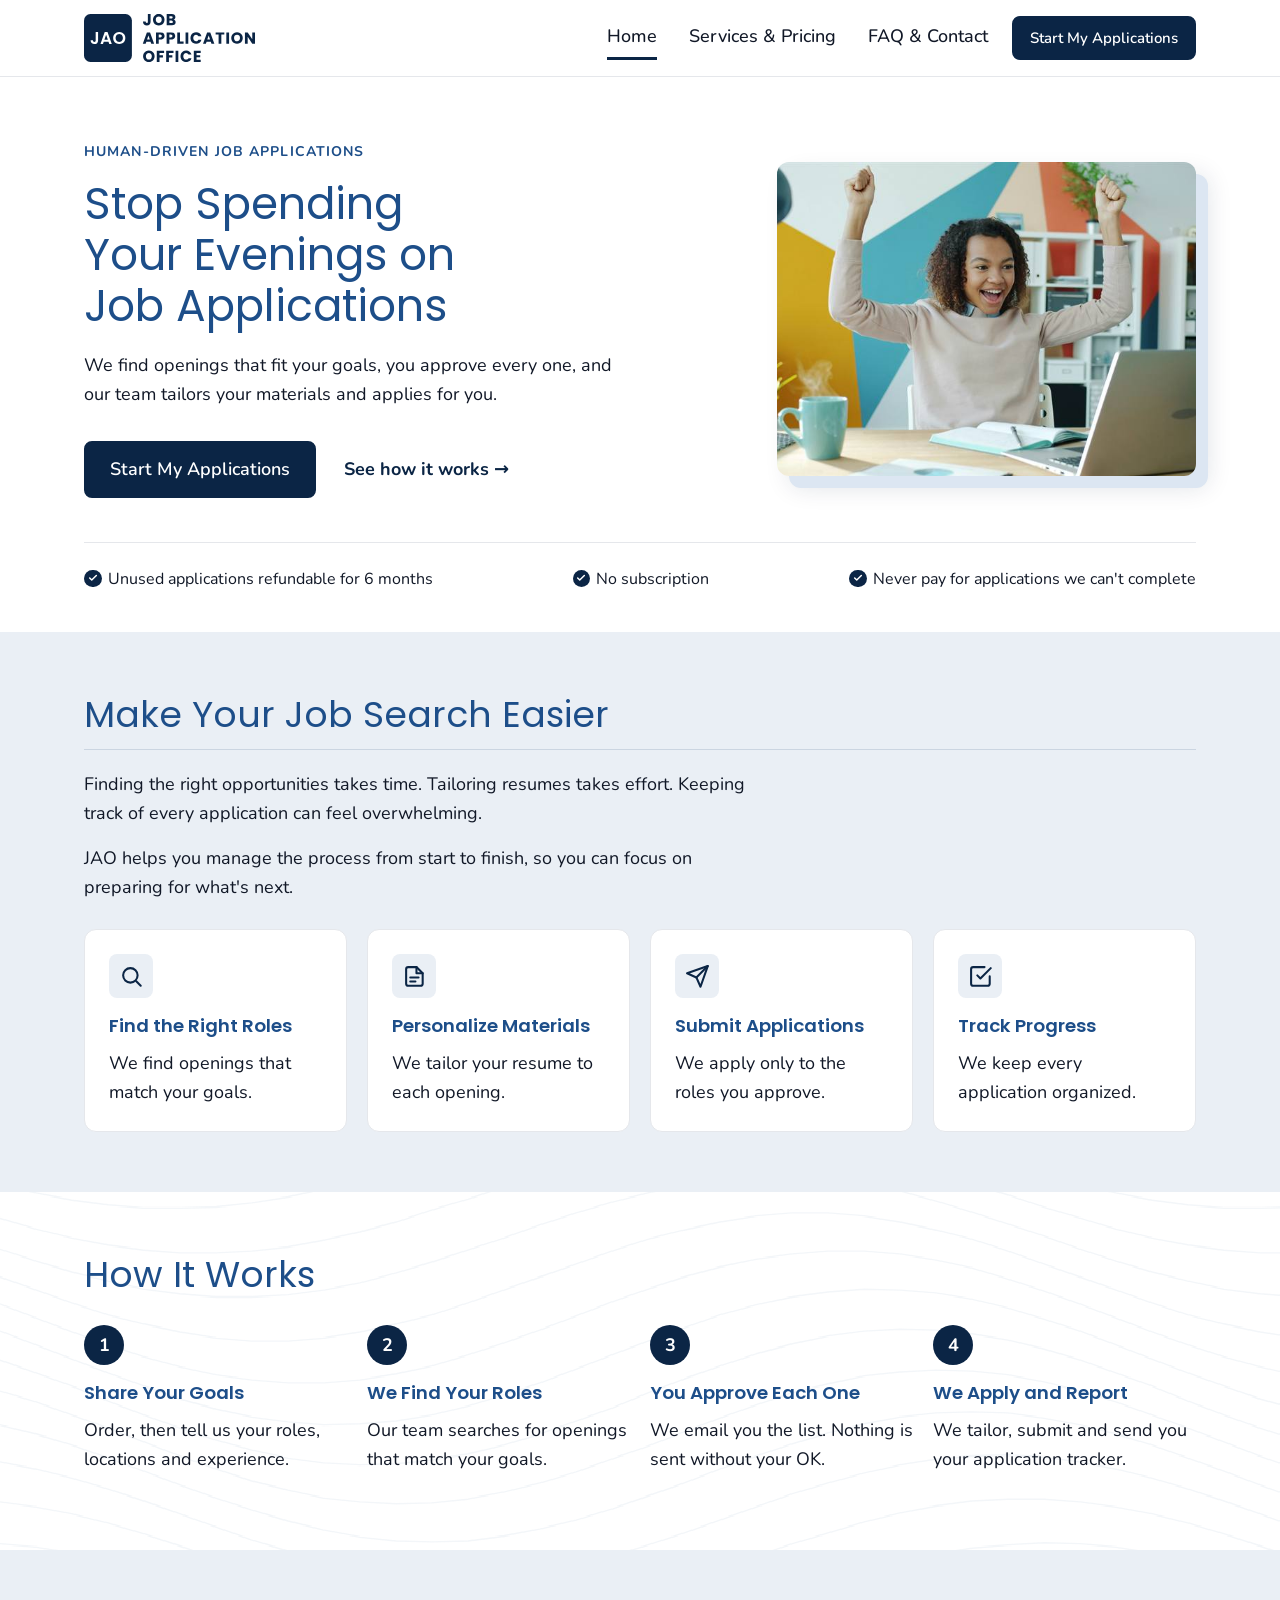
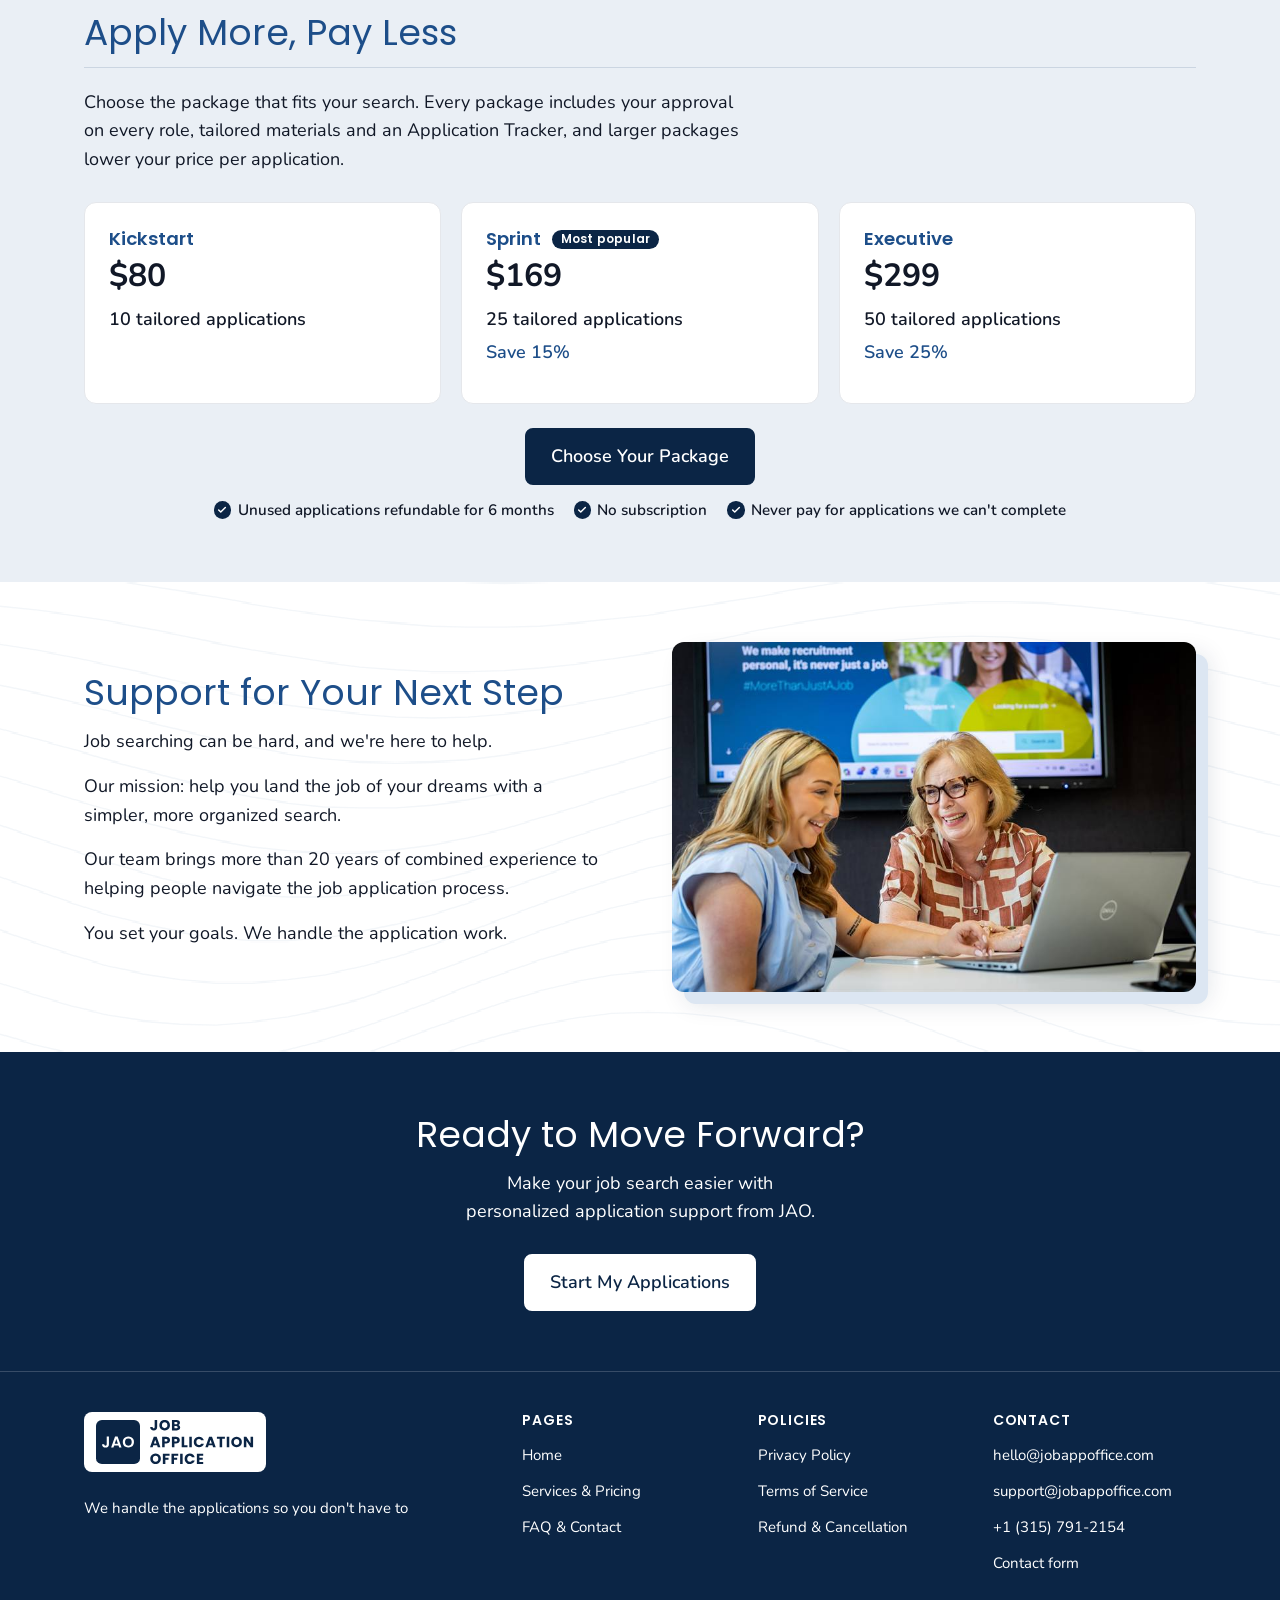
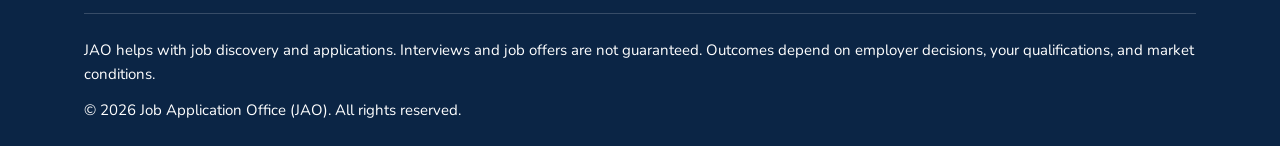
<file: index.html>
<!DOCTYPE html>
<html lang="en">
<head>
  <meta charset="utf-8">
  <meta name="viewport" content="width=device-width, initial-scale=1">
  <title>Job Application Office (JAO) | Application Services Made Easy</title>
  <meta name="description" content="Make your job search easier with Job Application Office (JAO). We find suitable roles, tailor your resume, submit applications and track your progress.">
  <!-- ===== SEARCH & SOCIAL SHARING ===== -->
  <link rel="canonical" href="https://jobappoffice.com/">
  <meta property="og:type" content="website">
  <meta property="og:site_name" content="Job Application Office (JAO)">
  <meta property="og:title" content="Job Application Office (JAO) | Application Services Made Easy">
  <meta property="og:description" content="Make your job search easier with Job Application Office (JAO). We find suitable roles, tailor your resume, submit applications and track your progress.">
  <meta property="og:url" content="https://jobappoffice.com/">
  <meta property="og:image" content="https://jobappoffice.com/assets/img/social-share.jpg">
  <meta property="og:image:width" content="1200">
  <meta property="og:image:height" content="630">
  <meta property="og:image:alt" content="A smiling young woman celebrates at her desk in front of a laptop.">
  <meta name="twitter:card" content="summary_large_image">
  <link rel="icon" href="assets/img/favicon.svg?v=2" type="image/svg+xml">
  <link rel="preload" href="assets/fonts/nunito.woff2" as="font" type="font/woff2" crossorigin>
  <link rel="preload" href="assets/fonts/poppins-400.woff2" as="font" type="font/woff2" crossorigin>
  <link rel="stylesheet" href="css/styles.css?v=21">

  <!-- ===== BUSINESS DETAILS FOR SEARCH ENGINES (structured data) =====
       JAO is listed as an online business, so there is no address, phone or hours.
       When you have them, they can be added here — see EDITING-GUIDE.md. -->
  <script type="application/ld+json">
  {
    "@context": "https://schema.org",
    "@type": "Organization",
    "name": "Job Application Office",
    "alternateName": "JAO",
    "slogan": "We handle the applications so you don't have to.",
    "description": "Job Application Office (JAO) is a job application service that finds suitable job openings, personalizes resumes and application materials, submits applications, and tracks progress for job seekers.",
    "url": "https://jobappoffice.com/",
    "telephone": "+1-315-791-2154",
    "logo": "https://jobappoffice.com/assets/img/jao-logo.svg?v=2",
    "image": "https://jobappoffice.com/assets/img/social-share.jpg",
    "areaServed": { "@type": "Country", "name": "United States" }
  }
  </script>
</head>
<body>

  <a class="skip-link" href="#main">Skip to content</a>

  <!-- ===== HEADER START (copy changes to every page) ===== -->
  <header class="site-header">
    <div class="container header-inner">
      <a class="logo" href="index.html">
        <img src="assets/img/jao-logo.svg?v=2" alt="Job Application Office (JAO) home" width="323" height="90">
      </a>
      <nav class="main-nav" aria-label="Main">
        <ul>
          <li><a href="index.html" aria-current="page">Home</a></li>
          <li><a href="services-pricing.html">Services &amp; Pricing</a></li>
          <li><a href="faq-contact.html">FAQ &amp; Contact</a></li>
        </ul>
      </nav>
      <a class="btn header-cta" href="services-pricing.html#packages">Start My Applications</a>
    </div>
  </header>
  <!-- ===== HEADER END ===== -->

  <main id="main" class="page-waves">

    <!-- ===== HERO ===== -->
    <section class="hero hero--home">
      <div class="container">
        <div class="hero-grid">
          <div class="hero-copy">
            <p class="eyebrow">Human-driven job applications</p>
            <h1>Stop Spending Your Evenings on Job Applications</h1>
            <p class="hero-lead">We find openings that fit your goals, you approve every one, and our team tailors your materials and applies for you.</p>
            <div class="hero-actions">
              <a class="btn" href="services-pricing.html#packages">Start My Applications</a>
              <a class="text-link" href="#how-title">See how it works</a>
            </div>
          </div>
          <img class="hero-img"
               src="assets/img/celebration-800.jpg"
               srcset="assets/img/celebration-800.jpg 800w, assets/img/celebration-1200.jpg 1200w"
               sizes="(min-width: 64em) 28rem, calc(100vw - 2.5rem)"
               width="800" height="450"
               fetchpriority="high"
               alt="A smiling young woman raises both arms in celebration at her desk in front of a laptop.">
        </div>
        <ul class="guarantee hero-trust"><li>Unused applications refundable for 6 months</li><li>No subscription</li><li>Never pay for applications we can&#39;t complete</li></ul>
      </div>
    </section>

    <!-- ===== MAKE YOUR JOB SEARCH EASIER ===== -->
    <section class="section section--gray" aria-labelledby="easier-title">
      <div class="container">
        <div class="section-intro">
          <h2 id="easier-title">Make Your Job Search Easier</h2>
          <p>Finding the right opportunities takes time. Tailoring resumes takes effort. Keeping track of every application can feel overwhelming.</p>
          <p>JAO helps you manage the process from start to finish, so you can focus on preparing for what's next.</p>
        </div>
        <ul class="grid grid--4">
          <li class="card">
            <div class="card-icon" aria-hidden="true">
              <svg viewBox="0 0 24 24" fill="none" stroke="currentColor" stroke-width="2" stroke-linecap="round" stroke-linejoin="round"><circle cx="11" cy="11" r="7"/><path d="m21 21-4.3-4.3"/></svg>
            </div>
            <h3>Find the Right Roles</h3>
            <p>We find openings that match your goals.</p>
          </li>
          <li class="card">
            <div class="card-icon" aria-hidden="true">
              <svg viewBox="0 0 24 24" fill="none" stroke="currentColor" stroke-width="2" stroke-linecap="round" stroke-linejoin="round"><path d="M14 3H6a2 2 0 0 0-2 2v14a2 2 0 0 0 2 2h12a2 2 0 0 0 2-2V9z"/><path d="M14 3v6h6"/><path d="M8 13h8M8 17h5"/></svg>
            </div>
            <h3>Personalize Materials</h3>
            <p>We tailor your resume to each opening.</p>
          </li>
          <li class="card">
            <div class="card-icon" aria-hidden="true">
              <svg viewBox="0 0 24 24" fill="none" stroke="currentColor" stroke-width="2" stroke-linecap="round" stroke-linejoin="round"><path d="M22 2 11 13"/><path d="M22 2 15 22l-4-9-9-4z"/></svg>
            </div>
            <h3>Submit Applications</h3>
            <p>We apply only to the roles you approve.</p>
          </li>
          <li class="card">
            <div class="card-icon" aria-hidden="true">
              <svg viewBox="0 0 24 24" fill="none" stroke="currentColor" stroke-width="2" stroke-linecap="round" stroke-linejoin="round"><path d="M9 11l3 3L22 4"/><path d="M21 12v7a2 2 0 0 1-2 2H5a2 2 0 0 1-2-2V5a2 2 0 0 1 2-2h11"/></svg>
            </div>
            <h3>Track Progress</h3>
            <p>We keep every application organized.</p>
          </li>
        </ul>
      </div>
    </section>

    <!-- ===== HOW IT WORKS ===== -->
    <section class="section" aria-labelledby="how-title">
      <div class="container">
        <div class="section-intro">
          <h2 id="how-title" class="no-line">How It Works</h2>
        </div>
        <ol class="grid grid--4 steps">
          <li class="step">
            <h3>Share Your Goals</h3>
            <p>Order, then tell us your roles, locations and experience.</p>
          </li>
          <li class="step">
            <h3>We Find Your Roles</h3>
            <p>Our team searches for openings that match your goals.</p>
          </li>
          <li class="step">
            <h3>You Approve Each One</h3>
            <p>We email you the list. Nothing is sent without your OK.</p>
          </li>
          <li class="step">
            <h3>We Apply and Report</h3>
            <p>We tailor, submit and send you your application tracker.</p>
          </li>
        </ol>
      </div>
    </section>

    <!-- ===== PRICING PREVIEW =====
         Prices also appear in services-pricing.html (packages), faq-contact.html (FAQ) and refunds.html (examples). -->
    <section class="section section--gray" aria-labelledby="pricing-title">
      <div class="container">
        <div class="section-intro">
          <h2 id="pricing-title">Apply More, Pay Less</h2>
          <p>Choose the package that fits your search. Every package includes your approval on every role, tailored materials and an Application Tracker, and larger packages lower your price per application.</p>
        </div>
        <ul class="grid grid--3 price-grid price-grid--preview">
          <li class="price-card">
            <h3>Kickstart</h3>
            <p class="price">$80</p>
            <p class="price-range">10 tailored applications</p>
            <p class="price-each"></p><!-- left empty on purpose: keeps the rows lined up with the other cards -->
          </li>
          <li class="price-card">
            <h3>Sprint <span class="badge">Most popular</span></h3>
            <p class="price">$169</p>
            <p class="price-range">25 tailored applications</p>
            <p class="price-each">Save 15%</p>
          </li>
          <li class="price-card">
            <h3>Executive</h3>
            <p class="price">$299</p>
            <p class="price-range">50 tailored applications</p>
            <p class="price-each">Save 25%</p>
          </li>
        </ul>
        <div class="cta-center">
          <a class="btn" href="services-pricing.html#packages">Choose Your Package</a>
          <ul class="guarantee"><li>Unused applications refundable for 6 months</li><li>No subscription</li><li>Never pay for applications we can&#39;t complete</li></ul>
        </div>
      </div>
    </section>

    <!-- ===== SUPPORT FOR YOUR NEXT STEP (about) ===== -->
    <section class="section" aria-labelledby="about-title">
      <div class="container split">
        <div>
          <h2 id="about-title" class="no-line">Support for Your Next Step</h2>
          <p>Job searching can be hard, and we're here to help.</p>
          <p>Our mission: help you land the job of your dreams with a simpler, more organized search.</p>
          <!-- Experience claim verified by JAO on 2026-10-09 -->
          <p>Our team brings more than 20 years of combined experience to helping people navigate the job application process.</p>
          <p>You set your goals. We handle the application work.</p>
        </div>
        <img src="assets/img/consult-800.jpg"
             srcset="assets/img/consult-800.jpg 800w, assets/img/consult-1200.jpg 1200w"
             sizes="(min-width: 64em) 33rem, calc(100vw - 2.5rem)"
             width="800" height="533"
             loading="lazy" decoding="async"
             alt="Two smiling women work together at a laptop in a meeting room.">
      </div>
    </section>

    <!-- ===== FINAL CALL TO ACTION ===== -->
    <section class="section cta-band" aria-labelledby="ready-title">
      <div class="container">
        <h2 id="ready-title">Ready to Move Forward?</h2>
        <p>Make your job search easier with personalized application support from JAO.</p>
        <a class="btn" href="services-pricing.html#packages">Start My Applications</a>
      </div>
    </section>

  </main>

  <!-- ===== FOOTER START (copy changes to every page) ===== -->
  <footer class="site-footer">
    <div class="container">
      <div class="footer-grid">
        <div>
          <a class="footer-logo" href="index.html">
            <img src="assets/img/jao-logo.svg?v=2" alt="Job Application Office (JAO) home" width="323" height="90" loading="lazy">
          </a>
          <p class="space-above">We handle the applications so you don't have to</p>
        </div>
        <div>
          <h2>Pages</h2>
          <ul>
            <li><a href="index.html">Home</a></li>
            <li><a href="services-pricing.html">Services &amp; Pricing</a></li>
            <li><a href="faq-contact.html">FAQ &amp; Contact</a></li>
          </ul>
        </div>
        <div>
          <h2>Policies</h2>
          <ul>
            <li><a href="privacy.html">Privacy Policy</a></li>
            <li><a href="terms.html">Terms of Service</a></li>
            <li><a href="refunds.html">Refund &amp; Cancellation</a></li>
          </ul>
        </div>
        <div>
          <h2>Contact</h2>
          <ul>
            <li><a href="mailto:hello@jobappoffice.com">hello@jobappoffice.com</a></li>
            <li><a href="mailto:support@jobappoffice.com">support@jobappoffice.com</a></li>
            <li><a href="tel:+13157912154">+1 (315) 791-2154</a></li>
            <li><a href="faq-contact.html#contact">Contact form</a></li>
          </ul>
        </div>
      </div>
      <div class="footer-bottom">
        <p>JAO helps with job discovery and applications. Interviews and job offers are not guaranteed. Outcomes depend on employer decisions, your qualifications, and market conditions.</p>
        <p>&copy; 2026 Job Application Office (JAO). All rights reserved.</p>
      </div>
    </div>
  </footer>
  <!-- ===== FOOTER END ===== -->

</body>
</html>
</file>
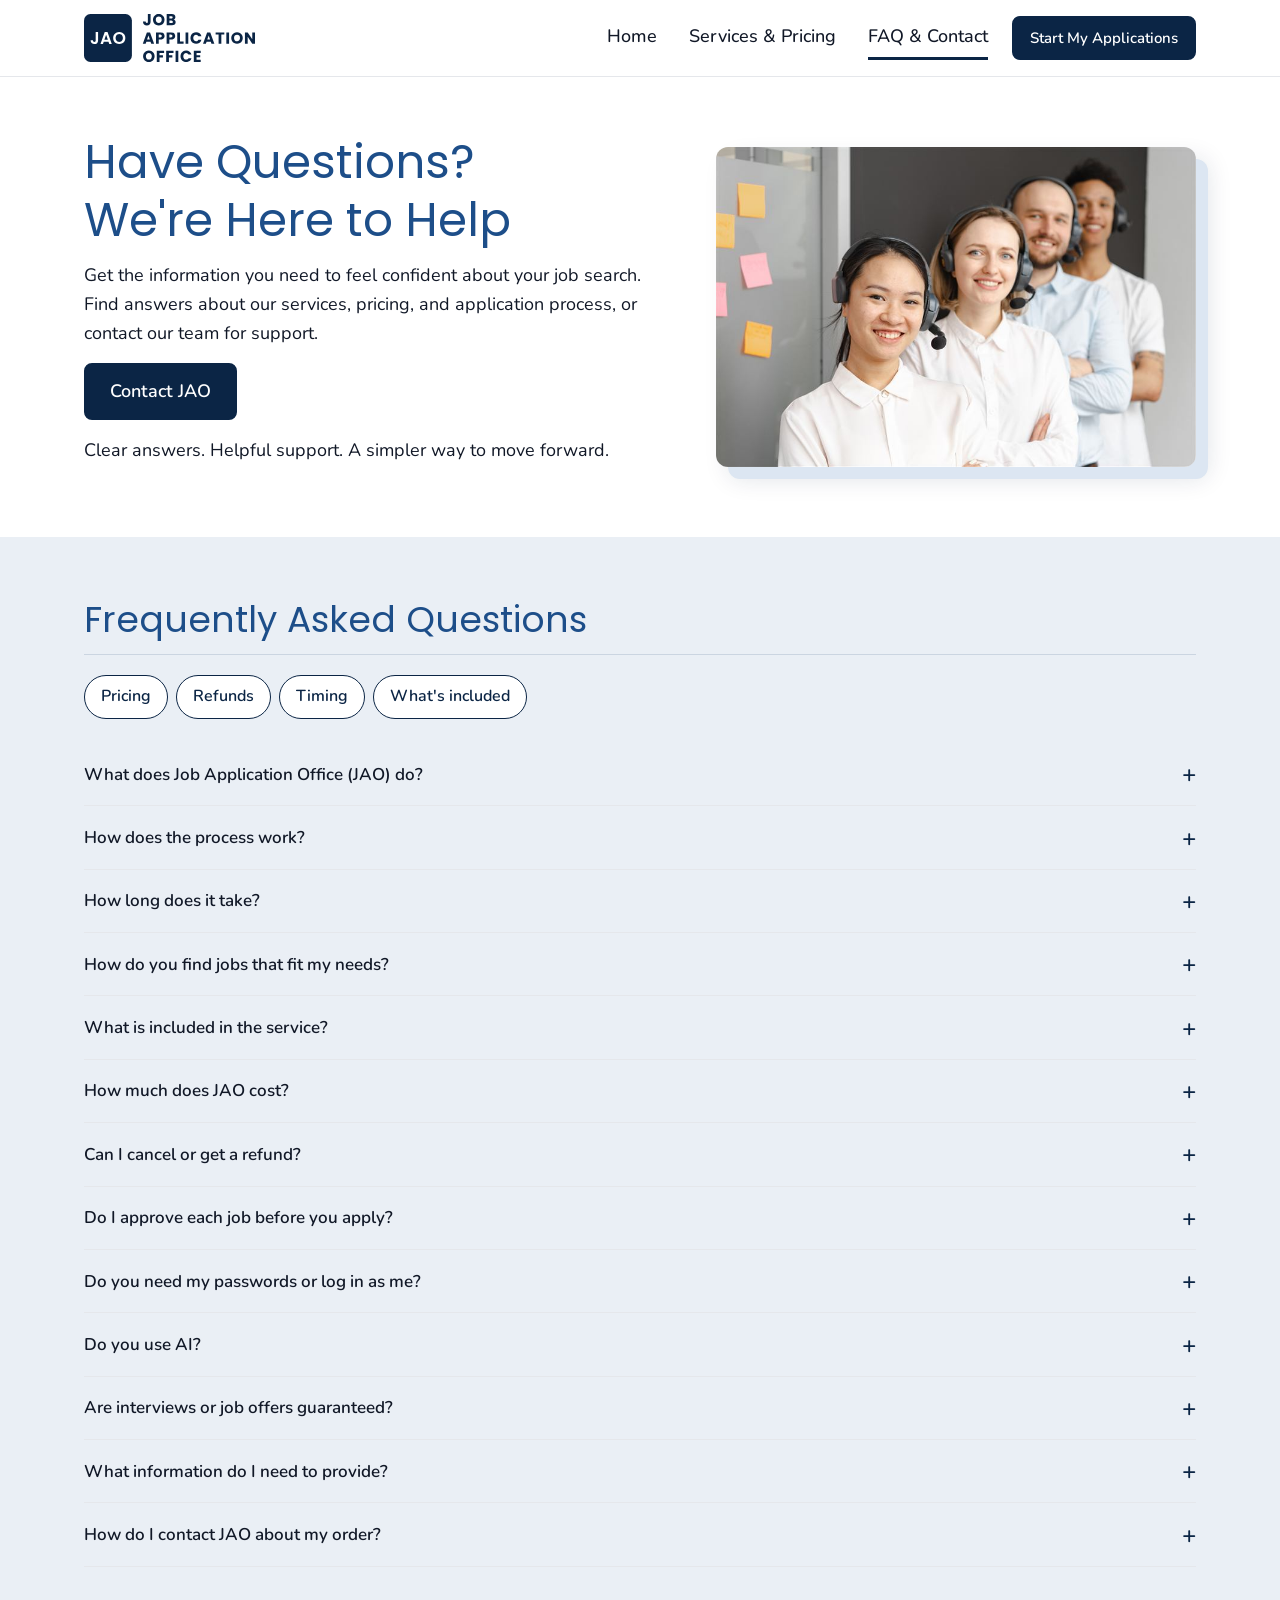
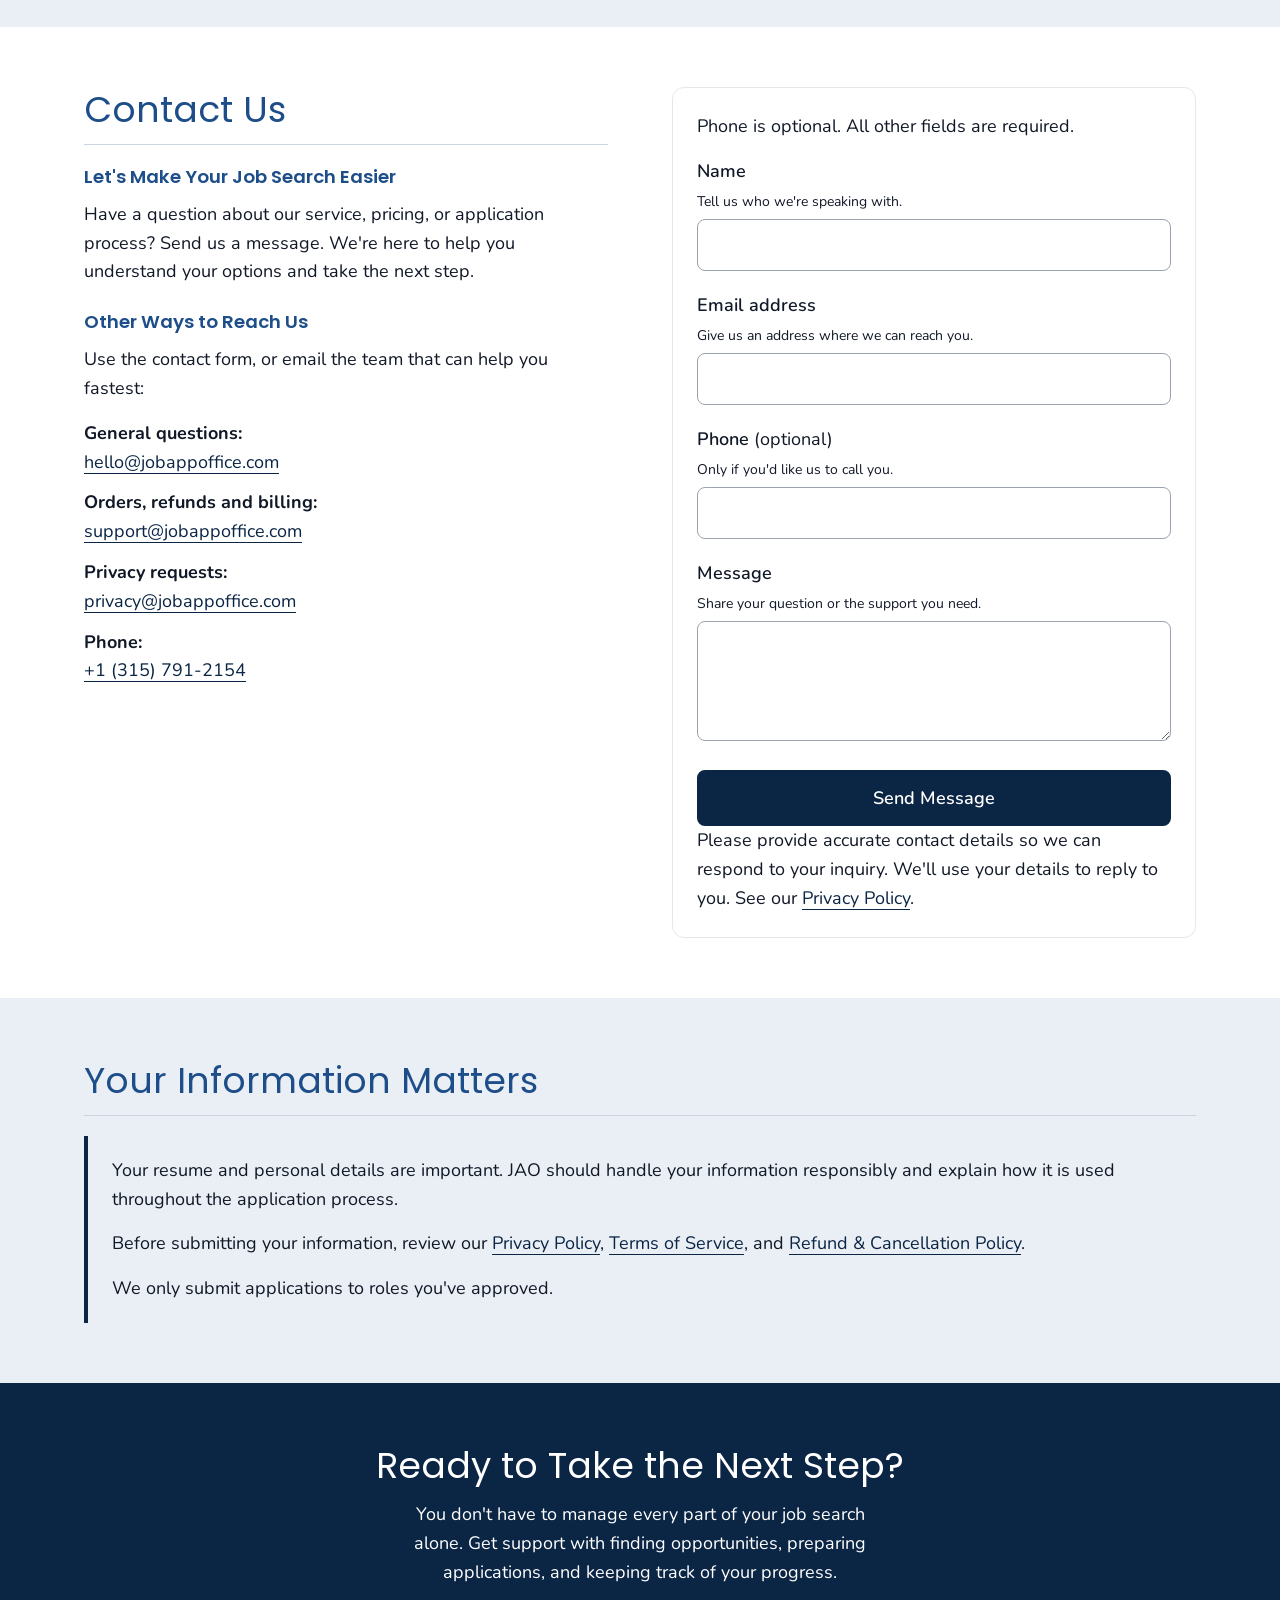
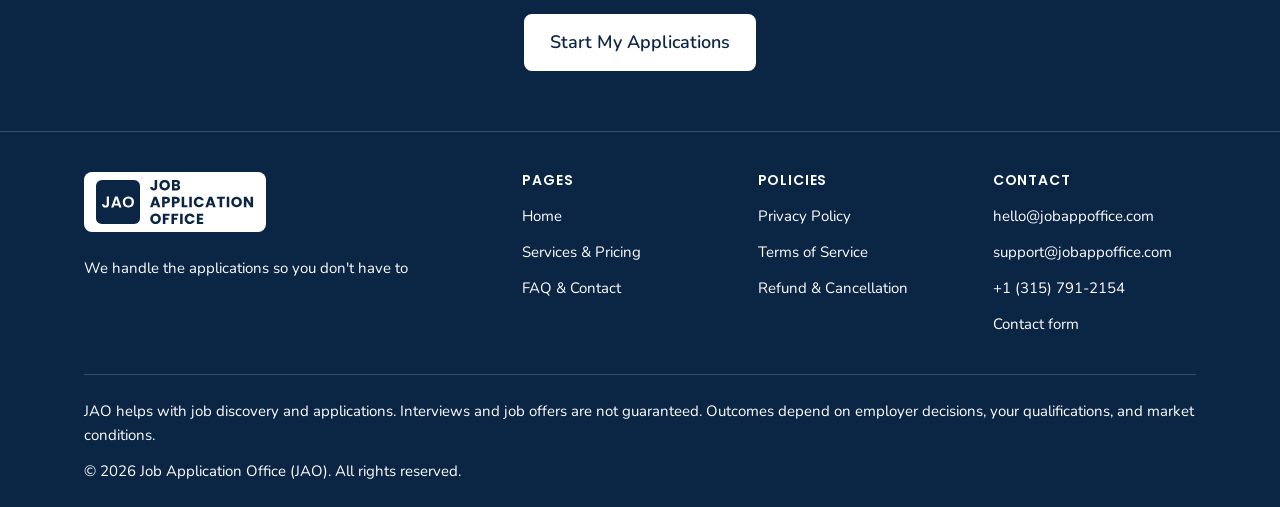
<file: faq-contact.html>
<!DOCTYPE html>
<html lang="en">
<head>
  <meta charset="utf-8">
  <meta name="viewport" content="width=device-width, initial-scale=1">
  <title>FAQ &amp; Contact | Job Application Office (JAO)</title>
  <meta name="description" content="Get answers about Job Application Office (JAO): timing, resume customization and pricing. Contact our team for help with your job search or order.">
  <!-- ===== SEARCH & SOCIAL SHARING ===== -->
  <link rel="canonical" href="https://jobappoffice.com/faq-contact">
  <meta property="og:type" content="website">
  <meta property="og:site_name" content="Job Application Office (JAO)">
  <meta property="og:title" content="FAQ &amp; Contact | Job Application Office (JAO)">
  <meta property="og:description" content="Get answers about Job Application Office (JAO): timing, resume customization and pricing. Contact our team for help with your job search or order.">
  <meta property="og:url" content="https://jobappoffice.com/faq-contact">
  <meta property="og:image" content="https://jobappoffice.com/assets/img/social-share.jpg">
  <meta property="og:image:width" content="1200">
  <meta property="og:image:height" content="630">
  <meta property="og:image:alt" content="A smiling young woman celebrates at her desk in front of a laptop.">
  <meta name="twitter:card" content="summary_large_image">
  <link rel="icon" href="assets/img/favicon.svg?v=2" type="image/svg+xml">
  <link rel="preload" href="assets/fonts/nunito.woff2" as="font" type="font/woff2" crossorigin>
  <link rel="preload" href="assets/fonts/poppins-400.woff2" as="font" type="font/woff2" crossorigin>
  <link rel="stylesheet" href="css/styles.css?v=21">
</head>
<body>

  <a class="skip-link" href="#main">Skip to content</a>

  <!-- ===== HEADER START (copy changes to every page) ===== -->
  <header class="site-header">
    <div class="container header-inner">
      <a class="logo" href="index.html">
        <img src="assets/img/jao-logo.svg?v=2" alt="Job Application Office (JAO) home" width="323" height="90">
      </a>
      <nav class="main-nav" aria-label="Main">
        <ul>
          <li><a href="index.html">Home</a></li>
          <li><a href="services-pricing.html">Services &amp; Pricing</a></li>
          <li><a href="faq-contact.html" aria-current="page">FAQ &amp; Contact</a></li>
        </ul>
      </nav>
      <a class="btn header-cta" href="services-pricing.html#packages">Start My Applications</a>
    </div>
  </header>
  <!-- ===== HEADER END ===== -->

  <main id="main">

    <!-- ===== HERO ===== -->
    <section class="hero">
      <div class="container hero-grid">
        <div>
          <h1>Have Questions? We're Here to Help</h1>
          <p class="hero-lead">Get the information you need to feel confident about your job search. Find answers about our services, pricing, and application process, or contact our team for support.</p>
          <a class="btn" href="#contact">Contact JAO</a>
          <p class="hero-tagline">Clear answers. Helpful support. A simpler way to move forward.</p>
        </div>
        <img class="hero-img"
             src="assets/img/support-800.jpg"
             srcset="assets/img/support-800.jpg 800w, assets/img/support-1200.jpg 1200w"
             sizes="(min-width: 64em) 33rem, calc(100vw - 2.5rem)"
             width="800" height="533"
             fetchpriority="high"
             alt="Four smiling support team members wearing headsets.">
      </div>
    </section>

    <!-- ===== FREQUENTLY ASKED QUESTIONS =====
         To add a question, copy one <details> ... </details> block and change the text. -->
    <section class="section section--gray" aria-labelledby="faq-title">
      <div class="container">
        <h2 id="faq-title">Frequently Asked Questions</h2>

        <!-- Quick-jump buttons: each href matches the id on a <details> below -->
        <nav aria-label="Jump to a topic">
          <ul class="faq-jump">
            <li><a href="#faq-cost">Pricing</a></li>
            <li><a href="#faq-refunds">Refunds</a></li>
            <li><a href="#faq-timing">Timing</a></li>
            <li><a href="#faq-included">What's included</a></li>
          </ul>
        </nav>

        <div class="faq">

          <details>
            <summary>What does Job Application Office (JAO) do?</summary>
            <div class="answer">
              <p>JAO helps you manage your job search from start to finish. We find suitable job openings, send them to you for approval, personalize your resume and application materials, submit applications to the roles you approve, and track your progress.</p>
            </div>
          </details>

          <details>
            <summary>How does the process work?</summary>
            <div class="answer">
              <ol>
                <li>You choose a package, complete your purchase, and share your resume, experience, preferred roles and locations through our short onboarding form.</li>
                <li>Our team reviews your details and finds suitable openings for you.</li>
                <li>We email you the list of roles to approve.</li>
                <li>Once you've approved your roles, we tailor your materials and submit your applications, logging each one in your Application Tracker.</li>
                <li>When your order is complete, we confirm it and send you your Application Tracker.</li>
              </ol>
            </div>
          </details>

          <details id="faq-timing">
            <summary>How long does it take?</summary>
            <div class="answer">
              <p>We usually start finding your roles within 5 business days of receiving your complete details.</p>
              <p>Once you've approved all your roles, we aim to complete your applications within 1–2 weeks. Timing can vary with our current volume of work. Time spent waiting for your approval doesn't count toward this, so the sooner you approve, the sooner we apply.</p>
            </div>
          </details>

          <details>
            <summary>How do you find jobs that fit my needs?</summary>
            <div class="answer">
              <p>We use the preferences you provide to guide our search. These include your desired roles, industries, locations, qualifications, and other job criteria. Providing clear, accurate information helps us identify relevant opportunities.</p>
            </div>
          </details>

          <details id="faq-included">
            <summary>What is included in the service?</summary>
            <div class="answer">
              <p>Your service includes finding job openings that match your goals, a list of roles for you to approve by email, resume and application-material customization, submission of every application you approve, and an Application Tracker showing each application we've made for you.</p>
            </div>
          </details>

          <!-- Prices also appear in index.html, services-pricing.html and refunds.html -->
          <details id="faq-cost">
            <summary>How much does JAO cost?</summary>
            <div class="answer">
              <p>Choose from three packages:</p>
              <ul>
                <li><strong>Kickstart:</strong> 10 tailored applications for $80.</li>
                <li><strong>Sprint:</strong> 25 tailored applications for $169.</li>
                <li><strong>Executive:</strong> 50 tailored applications for $299.</li>
              </ul>
              <p>You can also add a Resume Refresh ($49), tailored cover letters (from $19) or a LinkedIn Refresh ($49) at checkout. Applying for more than 50 roles? <a href="#contact">Contact us</a> for a custom quote. <a href="services-pricing.html#packages">Compare packages</a>.</p>
            </div>
          </details>

          <details id="faq-refunds">
            <summary>Can I cancel or get a refund?</summary>
            <div class="answer">
              <p>Yes. You can cancel all or part of your order at any time by emailing <a href="mailto:support@jobappoffice.com">support@jobappoffice.com</a>.</p>
              <ul>
                <li>Unused applications are fully refundable for 6 months after purchase.</li>
                <li>Applications we've already started or submitted generally aren't refundable.</li>
                <li>If you cancel part of a package, the applications you used are re-priced at the Kickstart package rate, and you get the rest back.</li>
                <li>If we can't complete your order because suitable openings run out, we refund every incomplete application in full, at any time.</li>
              </ul>
              <p>See our <a href="refunds.html">Refund &amp; Cancellation Policy</a> for full details.</p>
            </div>
          </details>

          <details>
            <summary>Do I approve each job before you apply?</summary>
            <div class="answer">
              <p><strong>Yes, every one.</strong> Nothing is sent without your OK, so you stay in control of where your name goes.</p>
              <ul>
                <li>We email you the roles we've found that match your goals.</li>
                <li>Approve the ones you want, and we start applying.</li>
                <li>Turn any down, and we'll find replacements, for up to 2 rounds. Any applications still without an approved role after that are refunded at the price you paid.</li>
                <li>If you don't approve any of the roles we propose, we'll refund your order in full.</li>
              </ul>
            </div>
          </details>

          <details>
            <summary>Do you need my passwords or log in as me?</summary>
            <div class="answer">
              <p><strong>No, never.</strong> During onboarding, you create a free Gmail address just for your job search and set it to forward a copy of incoming mail to us. We use it on your applications and handle verification emails right away, without needing your password.</p>
              <p>Employers only see your new Gmail address, it's yours to keep, and your personal inbox stays free of job-board emails.</p>
            </div>
          </details>

          <details id="faq-ai">
            <summary>Do you use AI?</summary>
            <div class="answer">
              <p>JAO is proud to be a human-driven company. Every application is prepared by people, for people. We may use AI tools to help proofread and draft materials, but our team does the work. We only share what's needed for the task, and we never enter sensitive information into AI tools.</p>
            </div>
          </details>

          <details>
            <summary>Are interviews or job offers guaranteed?</summary>
            <div class="answer">
              <p>No. JAO helps you manage your applications, but employers make their own hiring decisions. Outcomes depend on factors such as your qualifications, employer requirements, and market conditions.</p>
            </div>
          </details>

          <details>
            <summary>What information do I need to provide?</summary>
            <div class="answer">
              <p>Our short onboarding form asks for your resume, work experience, education (optional), preferred roles, industries and locations, answers to common application questions such as work authorization and salary expectations, and a free Gmail address you create for your job search. Having everything up front means we rarely need to pause your applications to ask you questions.</p>
            </div>
          </details>

          <details>
            <summary>How do I contact JAO about my order?</summary>
            <div class="answer">
              <p>Use the <a href="#contact">contact form below</a> to send us your question. Include your email address and a clear description of your request so our team can understand how to help.</p>
            </div>
          </details>

        </div>
      </div>
    </section>

    <!-- ===== CONTACT US ===== -->
    <section class="section" id="contact" aria-labelledby="contact-title">
      <div class="container split split--top">
        <div>
          <h2 id="contact-title">Contact Us</h2>
          <h3>Let's Make Your Job Search Easier</h3>
          <p>Have a question about our service, pricing, or application process? Send us a message. We're here to help you understand your options and take the next step.</p>

          <h3 class="space-above">Other Ways to Reach Us</h3>
          <p>Use the contact form, or email the team that can help you fastest:</p>
          <ul class="contact-list">
            <li><strong>General questions:</strong> <a href="mailto:hello@jobappoffice.com">hello@jobappoffice.com</a></li>
            <li><strong>Orders, refunds and billing:</strong> <a href="mailto:support@jobappoffice.com">support@jobappoffice.com</a></li>
            <li><strong>Privacy requests:</strong> <a href="mailto:privacy@jobappoffice.com">privacy@jobappoffice.com</a></li>
            <li><strong>Phone:</strong> <a href="tel:+13157912154">+1 (315) 791-2154</a></li>
          </ul>
        </div>

        <!-- ===== CONTACT FORM (sent by Web3Forms, web3forms.com) =====
             Messages are emailed to the address linked to the access key below.
             The access key is meant to be public — it only lets people SEND to you. -->
        <div class="card">
          <form id="contact-form" action="https://api.web3forms.com/submit" method="POST">
            <input type="hidden" name="access_key" value="879d6ad2-b53c-49a3-8fc7-3af688bc264d">
            <input type="hidden" name="subject" value="New message from the JAO website">
            <input type="hidden" name="from_name" value="JAO Website">

            <!-- Spam trap: hidden from people, but spam bots tick it and get rejected. Don't remove. -->
            <input type="checkbox" name="botcheck" class="bot-trap" tabindex="-1" autocomplete="off" aria-hidden="true">

            <p>Phone is optional. All other fields are required.</p>
            <div class="field">
              <label for="name">Name</label>
              <span class="hint" id="name-hint">Tell us who we're speaking with.</span>
              <input id="name" name="name" type="text" autocomplete="name" required aria-describedby="name-hint">
            </div>
            <div class="field">
              <label for="email">Email address</label>
              <span class="hint" id="email-hint">Give us an address where we can reach you.</span>
              <input id="email" name="email" type="email" autocomplete="email" required aria-describedby="email-hint">
            </div>
            <div class="field">
              <label for="phone">Phone <span class="optional">(optional)</span></label>
              <span class="hint" id="phone-hint">Only if you'd like us to call you.</span>
              <input id="phone" name="phone" type="tel" autocomplete="tel" aria-describedby="phone-hint">
            </div>
            <div class="field">
              <label for="message">Message</label>
              <span class="hint" id="message-hint">Share your question or the support you need.</span>
              <textarea id="message" name="message" required aria-describedby="message-hint"></textarea>
            </div>
            <p class="form-error" id="form-error" role="alert" hidden></p>
            <button class="btn btn--full" type="submit">Send Message</button>
            <p class="calc-note">Please provide accurate contact details so we can respond to your inquiry. We'll use your details to reply to you. See our <a href="privacy.html">Privacy Policy</a>.</p>
          </form>

          <!-- Thank-you message: shown in place of the form after a message is sent -->
          <div class="form-success" id="form-success" tabindex="-1" role="region" aria-labelledby="success-title" hidden>
            <div class="success-icon" aria-hidden="true">
              <svg viewBox="0 0 24 24" fill="none" stroke="currentColor" stroke-width="2.5" stroke-linecap="round" stroke-linejoin="round"><path d="M20 6 9 17l-5-5"/></svg>
            </div>
            <h3 id="success-title">Thank You! Your Message Is on Its Way</h3>
            <p>We've received your message and will reply by email as soon as we can. In the meantime, the answers above may help.</p>
            <button class="btn btn--outline" type="button" id="send-another">Send another message</button>
          </div>
        </div>
      </div>
    </section>

    <!-- ===== YOUR INFORMATION MATTERS ===== -->
    <section class="section section--gray" aria-labelledby="info-title">
      <div class="container">
        <h2 id="info-title">Your Information Matters</h2>
        <div class="notice">
          <p>Your resume and personal details are important. JAO should handle your information responsibly and explain how it is used throughout the application process.</p>
          <p>Before submitting your information, review our <a href="privacy.html">Privacy Policy</a>, <a href="terms.html">Terms of Service</a>, and <a href="refunds.html">Refund &amp; Cancellation Policy</a>.</p>
          <p>We only submit applications to roles you've approved.</p>
        </div>
      </div>
    </section>

    <!-- ===== FINAL CALL TO ACTION ===== -->
    <section class="section cta-band" aria-labelledby="ready-title">
      <div class="container">
        <h2 id="ready-title">Ready to Take the Next Step?</h2>
        <p>You don't have to manage every part of your job search alone. Get support with finding opportunities, preparing applications, and keeping track of your progress.</p>
        <a class="btn" href="services-pricing.html#packages">Start My Applications</a>
      </div>
    </section>

  </main>

  <!-- ===== FOOTER START (copy changes to every page) ===== -->
  <footer class="site-footer">
    <div class="container">
      <div class="footer-grid">
        <div>
          <a class="footer-logo" href="index.html">
            <img src="assets/img/jao-logo.svg?v=2" alt="Job Application Office (JAO) home" width="323" height="90" loading="lazy">
          </a>
          <p class="space-above">We handle the applications so you don't have to</p>
        </div>
        <div>
          <h2>Pages</h2>
          <ul>
            <li><a href="index.html">Home</a></li>
            <li><a href="services-pricing.html">Services &amp; Pricing</a></li>
            <li><a href="faq-contact.html">FAQ &amp; Contact</a></li>
          </ul>
        </div>
        <div>
          <h2>Policies</h2>
          <ul>
            <li><a href="privacy.html">Privacy Policy</a></li>
            <li><a href="terms.html">Terms of Service</a></li>
            <li><a href="refunds.html">Refund &amp; Cancellation</a></li>
          </ul>
        </div>
        <div>
          <h2>Contact</h2>
          <ul>
            <li><a href="mailto:hello@jobappoffice.com">hello@jobappoffice.com</a></li>
            <li><a href="mailto:support@jobappoffice.com">support@jobappoffice.com</a></li>
            <li><a href="tel:+13157912154">+1 (315) 791-2154</a></li>
            <li><a href="faq-contact.html#contact">Contact form</a></li>
          </ul>
        </div>
      </div>
      <div class="footer-bottom">
        <p>JAO helps with job discovery and applications. Interviews and job offers are not guaranteed. Outcomes depend on employer decisions, your qualifications, and market conditions.</p>
        <p>&copy; 2026 Job Application Office (JAO). All rights reserved.</p>
      </div>
    </div>
  </footer>
  <!-- ===== FOOTER END ===== -->

  <script src="js/contact.js?v=2" defer></script>
</body>
</html>
</file>
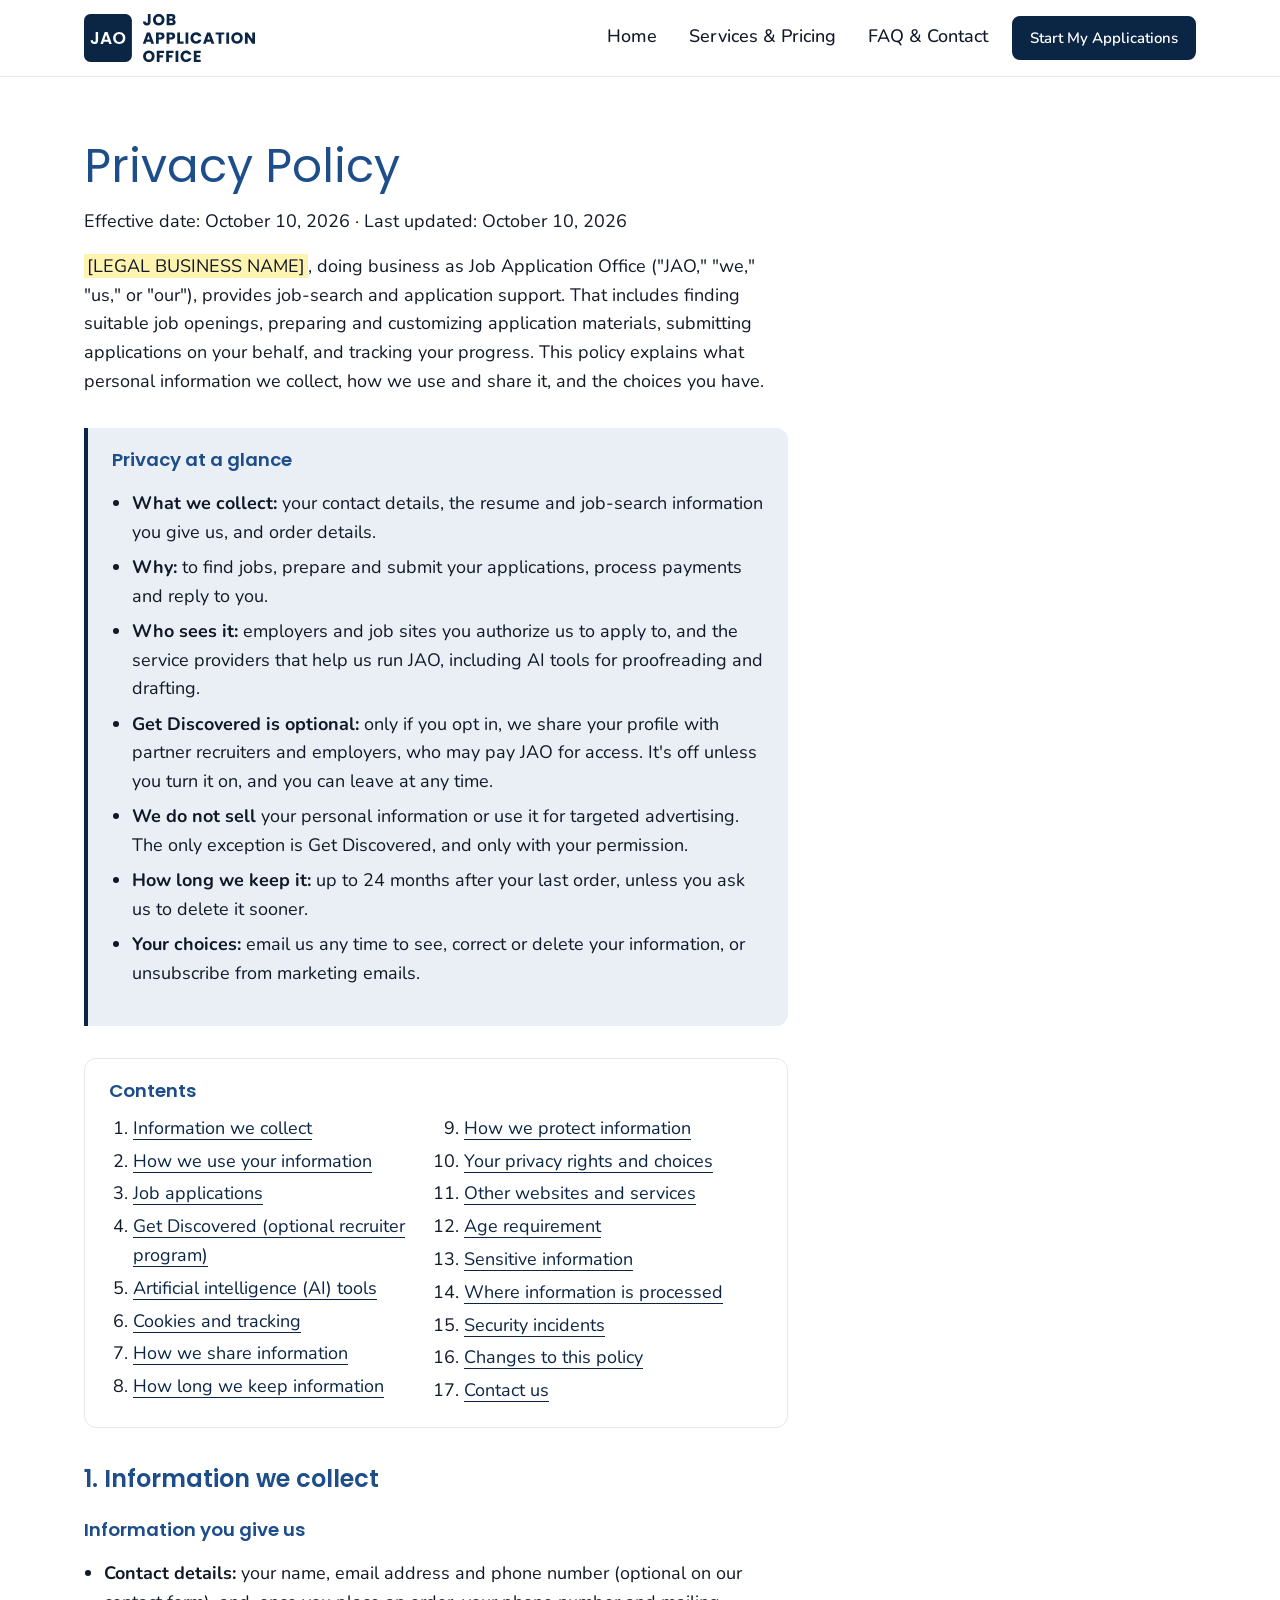
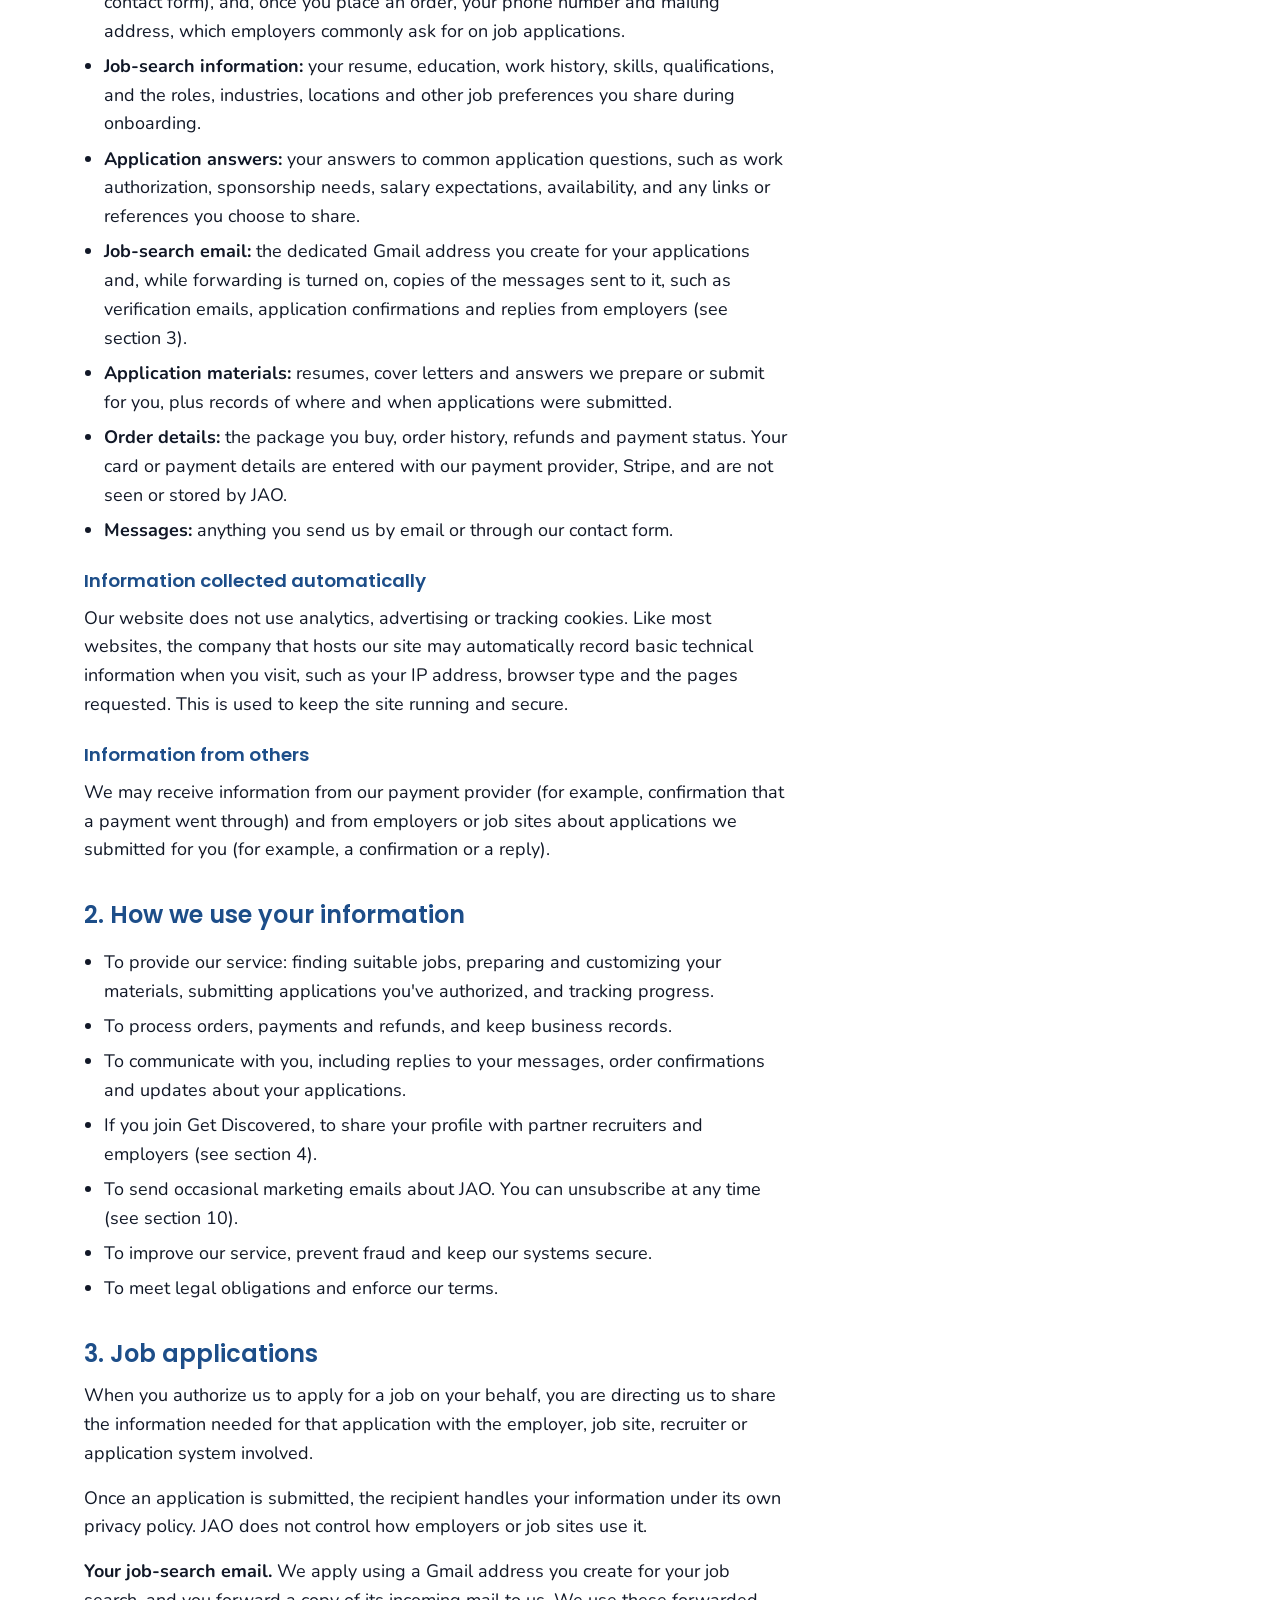
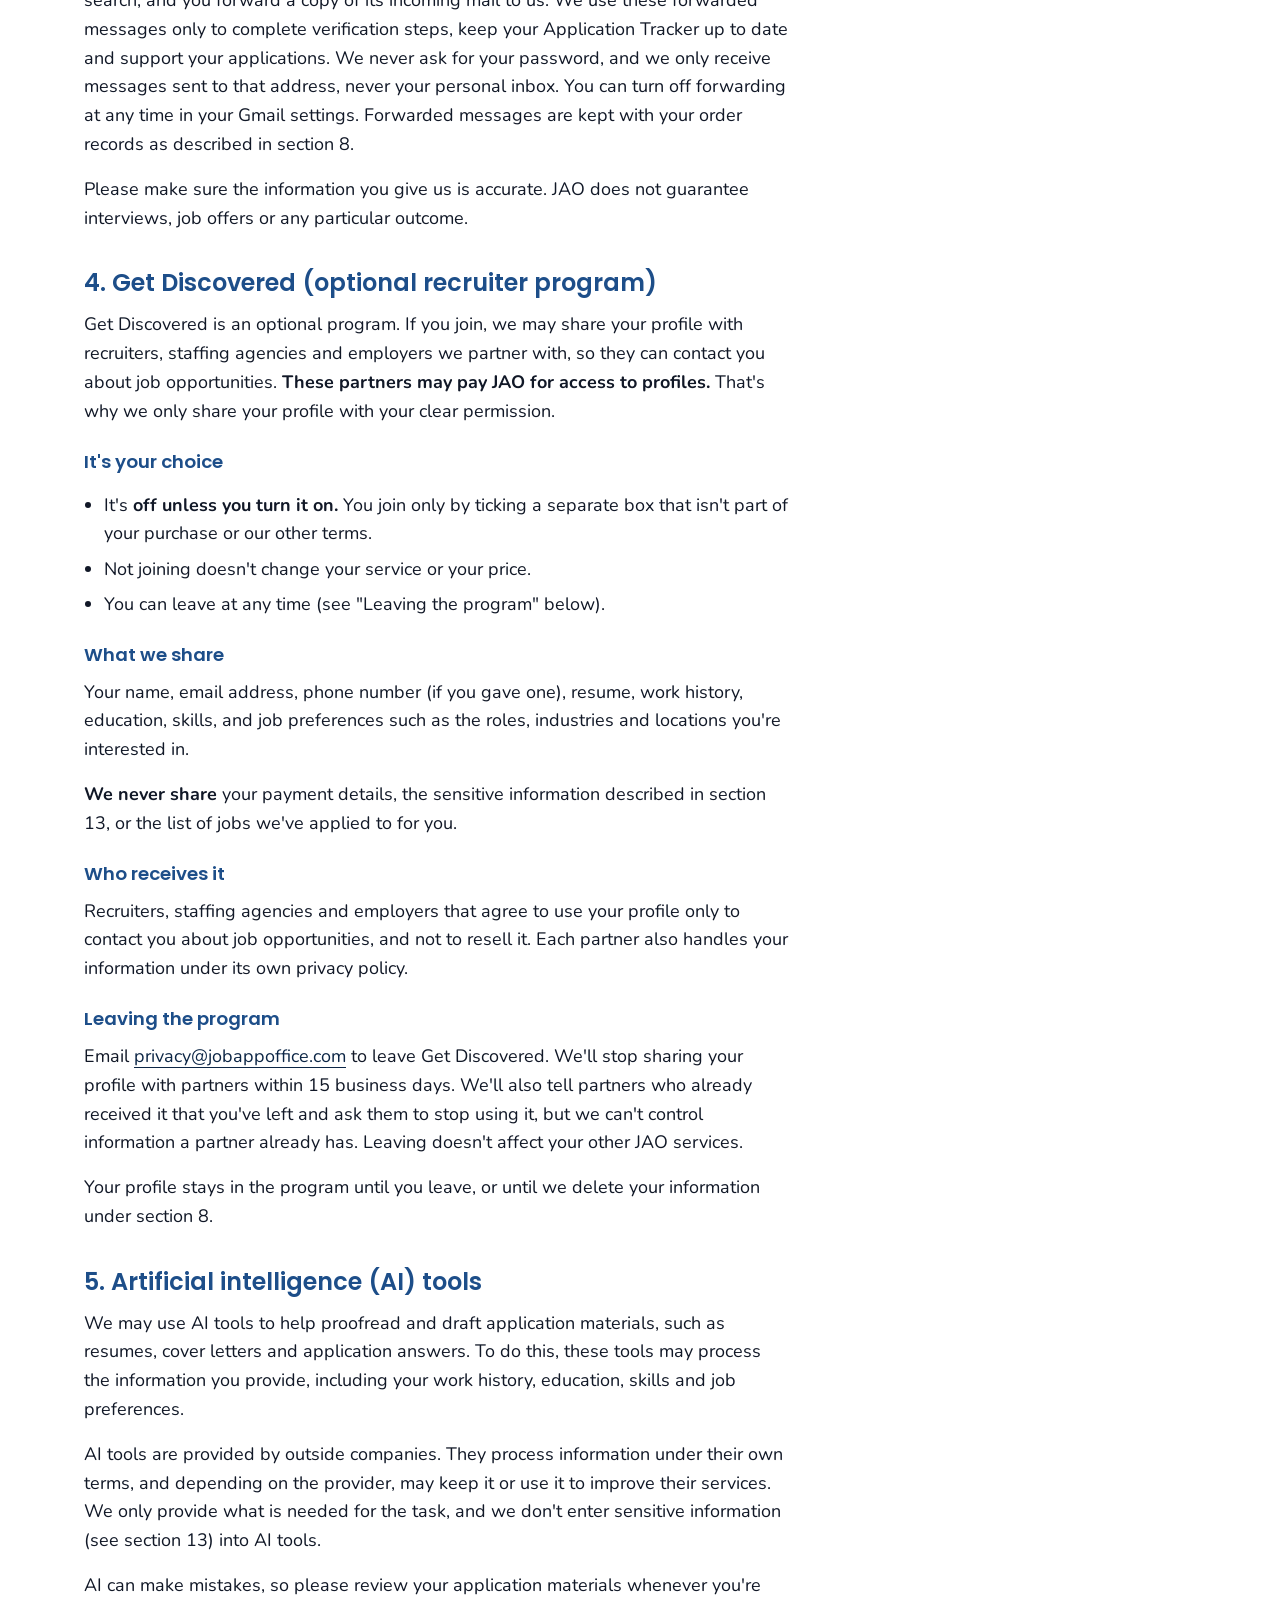
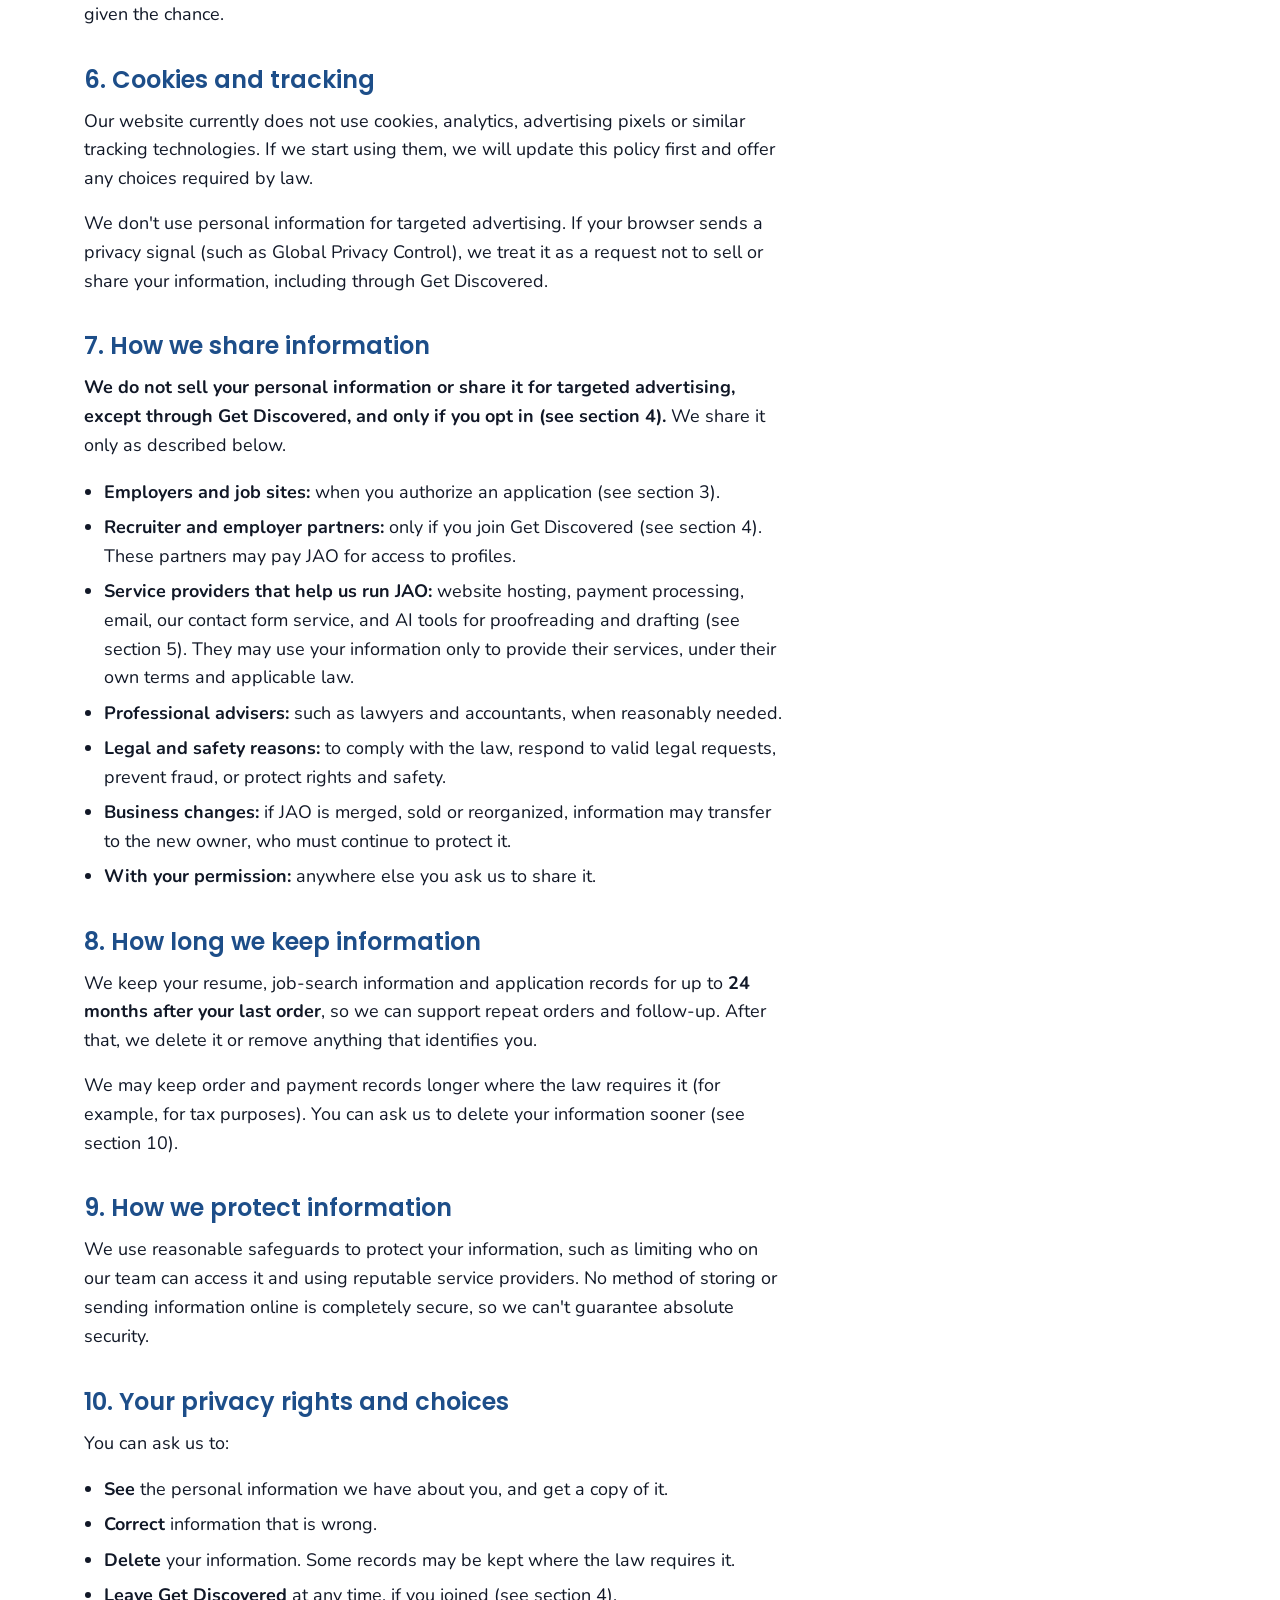
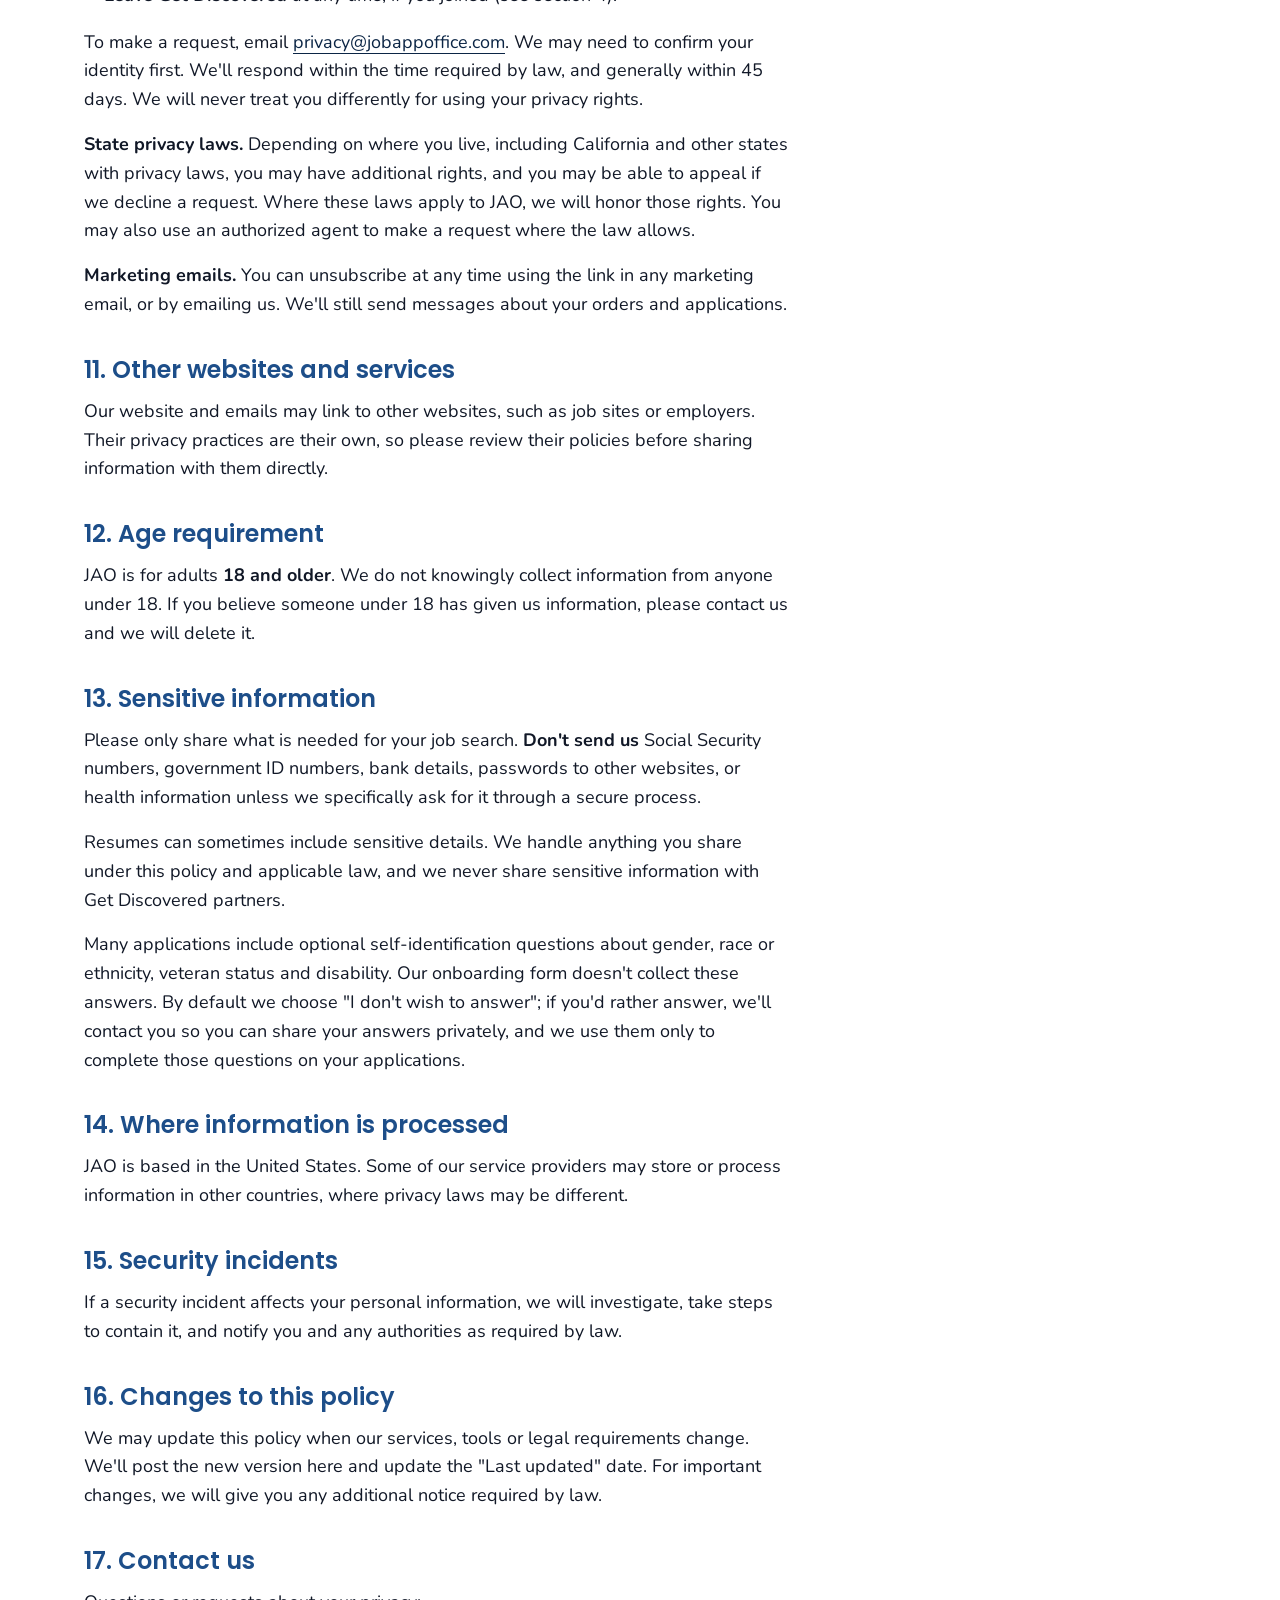
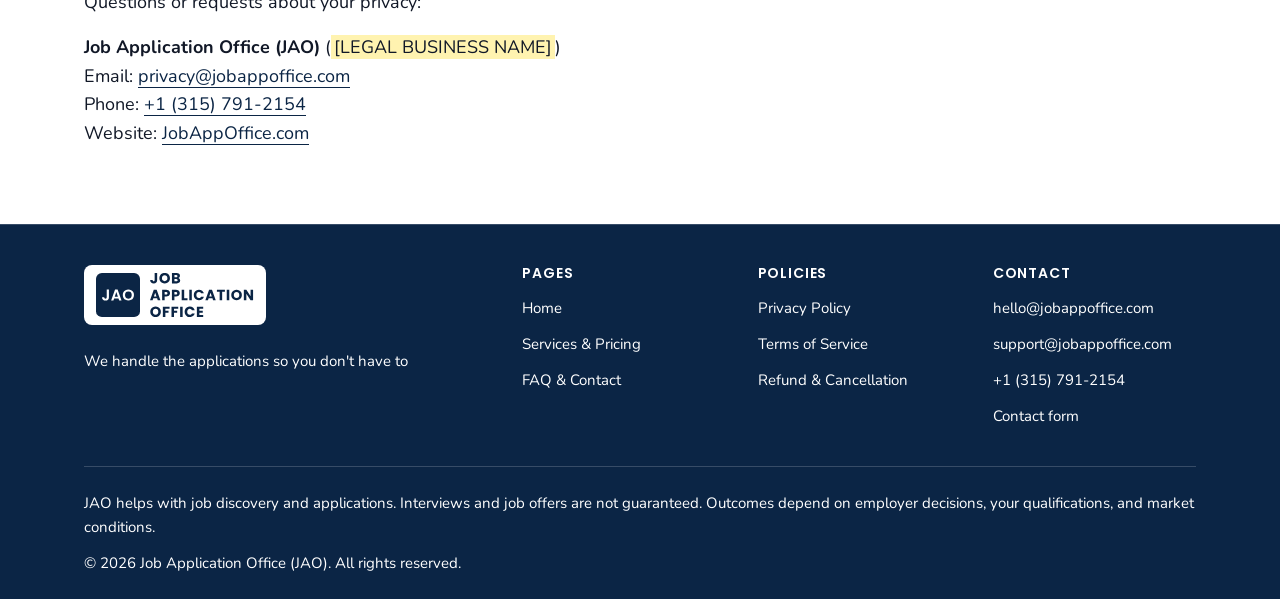
<file: privacy.html>
<!DOCTYPE html>
<html lang="en">
<head>
  <meta charset="utf-8">
  <meta name="viewport" content="width=device-width, initial-scale=1">
  <title>Privacy Policy | Job Application Office (JAO)</title>
  <meta name="description" content="How Job Application Office (JAO) collects, uses and protects your personal information and resume.">
  <!-- Delete this "noindex" line once the policy's placeholders are filled in and reviewed -->
  <meta name="robots" content="noindex">
  <link rel="icon" href="assets/img/favicon.svg?v=2" type="image/svg+xml">
  <link rel="stylesheet" href="css/styles.css?v=21">
</head>
<body>

  <a class="skip-link" href="#main">Skip to content</a>

  <!-- ===== HEADER START (copy changes to every page) ===== -->
  <header class="site-header">
    <div class="container header-inner">
      <a class="logo" href="index.html">
        <img src="assets/img/jao-logo.svg?v=2" alt="Job Application Office (JAO) home" width="323" height="90">
      </a>
      <nav class="main-nav" aria-label="Main">
        <ul>
          <li><a href="index.html">Home</a></li>
          <li><a href="services-pricing.html">Services &amp; Pricing</a></li>
          <li><a href="faq-contact.html">FAQ &amp; Contact</a></li>
        </ul>
      </nav>
      <a class="btn header-cta" href="services-pricing.html#packages">Start My Applications</a>
    </div>
  </header>
  <!-- ===== HEADER END ===== -->

  <main id="main">
    <!-- ===== PRIVACY POLICY =====
         BEFORE PUBLISHING:
         1. Replace every yellow <mark class="fill">[...]</mark> placeholder (search for "fill").
         2. Have a lawyer or privacy professional review this policy.
         3. Delete the "noindex" line near the top, and add this page to sitemap.xml.
         If your practices change (new tools, analytics, cookies, etc.), update this policy
         and the "Last updated" date FIRST. -->
    <section class="section">
      <div class="container prose policy">
        <h1>Privacy Policy</h1>
        <p>Effective date: October 10, 2026 &middot; Last updated: October 10, 2026</p>

        <p><mark class="fill">[LEGAL BUSINESS NAME]</mark>, doing business as Job Application Office ("JAO," "we," "us," or "our"), provides job-search and application support. That includes finding suitable job openings, preparing and customizing application materials, submitting applications on your behalf, and tracking your progress. This policy explains what personal information we collect, how we use and share it, and the choices you have.</p>

        <!-- ===== PRIVACY AT A GLANCE ===== -->
        <div class="notice">
          <h2 class="glance-title">Privacy at a glance</h2>
          <ul class="check-list">
            <li><strong>What we collect:</strong> your contact details, the resume and job-search information you give us, and order details.</li>
            <li><strong>Why:</strong> to find jobs, prepare and submit your applications, process payments and reply to you.</li>
            <li><strong>Who sees it:</strong> employers and job sites you authorize us to apply to, and the service providers that help us run JAO, including AI tools for proofreading and drafting.</li>
            <li><strong>Get Discovered is optional:</strong> only if you opt in, we share your profile with partner recruiters and employers, who may pay JAO for access. It's off unless you turn it on, and you can leave at any time.</li>
            <li><strong>We do not sell</strong> your personal information or use it for targeted advertising. The only exception is Get Discovered, and only with your permission.</li>
            <li><strong>How long we keep it:</strong> up to 24 months after your last order, unless you ask us to delete it sooner.</li>
            <li><strong>Your choices:</strong> email us any time to see, correct or delete your information, or unsubscribe from marketing emails.</li>
          </ul>
        </div>

        <!-- ===== TABLE OF CONTENTS ===== -->
        <nav class="toc" aria-labelledby="toc-title">
          <h2 id="toc-title">Contents</h2>
          <ol>
            <li><a href="#collect">Information we collect</a></li>
            <li><a href="#use">How we use your information</a></li>
            <li><a href="#applications">Job applications</a></li>
            <li><a href="#get-discovered">Get Discovered (optional recruiter program)</a></li>
            <li><a href="#ai">Artificial intelligence (AI) tools</a></li>
            <li><a href="#cookies">Cookies and tracking</a></li>
            <li><a href="#share">How we share information</a></li>
            <li><a href="#retention">How long we keep information</a></li>
            <li><a href="#security">How we protect information</a></li>
            <li><a href="#rights">Your privacy rights and choices</a></li>
            <li><a href="#third-party">Other websites and services</a></li>
            <li><a href="#age">Age requirement</a></li>
            <li><a href="#sensitive">Sensitive information</a></li>
            <li><a href="#location">Where information is processed</a></li>
            <li><a href="#breach">Security incidents</a></li>
            <li><a href="#changes">Changes to this policy</a></li>
            <li><a href="#contact-us">Contact us</a></li>
          </ol>
        </nav>

        <!-- ===== 1. INFORMATION WE COLLECT ===== -->
        <h2 id="collect">1. Information we collect</h2>
        <h3>Information you give us</h3>
        <ul>
          <li><strong>Contact details:</strong> your name, email address and phone number (optional on our contact form), and, once you place an order, your phone number and mailing address, which employers commonly ask for on job applications.</li>
          <li><strong>Job-search information:</strong> your resume, education, work history, skills, qualifications, and the roles, industries, locations and other job preferences you share during onboarding.</li>
          <li><strong>Application answers:</strong> your answers to common application questions, such as work authorization, sponsorship needs, salary expectations, availability, and any links or references you choose to share.</li>
          <li><strong>Job-search email:</strong> the dedicated Gmail address you create for your applications and, while forwarding is turned on, copies of the messages sent to it, such as verification emails, application confirmations and replies from employers (see section 3).</li>
          <li><strong>Application materials:</strong> resumes, cover letters and answers we prepare or submit for you, plus records of where and when applications were submitted.</li>
          <li><strong>Order details:</strong> the package you buy, order history, refunds and payment status. Your card or payment details are entered with our payment provider, Stripe, and are not seen or stored by JAO.</li>
          <li><strong>Messages:</strong> anything you send us by email or through our contact form.</li>
        </ul>
        <h3>Information collected automatically</h3>
        <p>Our website does not use analytics, advertising or tracking cookies. Like most websites, the company that hosts our site may automatically record basic technical information when you visit, such as your IP address, browser type and the pages requested. This is used to keep the site running and secure.</p>
        <h3>Information from others</h3>
        <p>We may receive information from our payment provider (for example, confirmation that a payment went through) and from employers or job sites about applications we submitted for you (for example, a confirmation or a reply).</p>

        <!-- ===== 2. HOW WE USE YOUR INFORMATION ===== -->
        <h2 id="use">2. How we use your information</h2>
        <ul>
          <li>To provide our service: finding suitable jobs, preparing and customizing your materials, submitting applications you've authorized, and tracking progress.</li>
          <li>To process orders, payments and refunds, and keep business records.</li>
          <li>To communicate with you, including replies to your messages, order confirmations and updates about your applications.</li>
          <li>If you join Get Discovered, to share your profile with partner recruiters and employers (see section 4).</li>
          <li>To send occasional marketing emails about JAO. You can unsubscribe at any time (see section 10).</li>
          <li>To improve our service, prevent fraud and keep our systems secure.</li>
          <li>To meet legal obligations and enforce our terms.</li>
        </ul>

        <!-- ===== 3. JOB APPLICATIONS ===== -->
        <h2 id="applications">3. Job applications</h2>
        <p>When you authorize us to apply for a job on your behalf, you are directing us to share the information needed for that application with the employer, job site, recruiter or application system involved.</p>
        <p>Once an application is submitted, the recipient handles your information under its own privacy policy. JAO does not control how employers or job sites use it.</p>
        <p><strong>Your job-search email.</strong> We apply using a Gmail address you create for your job search, and you forward a copy of its incoming mail to us. We use these forwarded messages only to complete verification steps, keep your Application Tracker up to date and support your applications. We never ask for your password, and we only receive messages sent to that address, never your personal inbox. You can turn off forwarding at any time in your Gmail settings. Forwarded messages are kept with your order records as described in section 8.</p>
        <p>Please make sure the information you give us is accurate. JAO does not guarantee interviews, job offers or any particular outcome.</p>

        <!-- ===== 4. GET DISCOVERED (OPTIONAL RECRUITER PROGRAM) =====
             Before launching this program: have a lawyer review it (see EDITING-GUIDE.md),
             and put written agreements in place with every partner. -->
        <h2 id="get-discovered">4. Get Discovered (optional recruiter program)</h2>
        <p>Get Discovered is an optional program. If you join, we may share your profile with recruiters, staffing agencies and employers we partner with, so they can contact you about job opportunities. <strong>These partners may pay JAO for access to profiles.</strong> That's why we only share your profile with your clear permission.</p>
        <h3>It's your choice</h3>
        <ul>
          <li>It's <strong>off unless you turn it on.</strong> You join only by ticking a separate box that isn't part of your purchase or our other terms.</li>
          <li>Not joining doesn't change your service or your price.</li>
          <li>You can leave at any time (see "Leaving the program" below).</li>
        </ul>
        <h3>What we share</h3>
        <p>Your name, email address, phone number (if you gave one), resume, work history, education, skills, and job preferences such as the roles, industries and locations you're interested in.</p>
        <p><strong>We never share</strong> your payment details, the sensitive information described in section 13, or the list of jobs we've applied to for you.</p>
        <h3>Who receives it</h3>
        <p>Recruiters, staffing agencies and employers that agree to use your profile only to contact you about job opportunities, and not to resell it. Each partner also handles your information under its own privacy policy.</p>
        <h3>Leaving the program</h3>
        <p>Email <a href="mailto:privacy@jobappoffice.com">privacy@jobappoffice.com</a> to leave Get Discovered. We'll stop sharing your profile with partners within 15 business days. We'll also tell partners who already received it that you've left and ask them to stop using it, but we can't control information a partner already has. Leaving doesn't affect your other JAO services.</p>
        <p>Your profile stays in the program until you leave, or until we delete your information under section 8.</p>

        <!-- ===== 5. AI TOOLS ===== -->
        <h2 id="ai">5. Artificial intelligence (AI) tools</h2>
        <p>We may use AI tools to help proofread and draft application materials, such as resumes, cover letters and application answers. To do this, these tools may process the information you provide, including your work history, education, skills and job preferences.</p>
        <p>AI tools are provided by outside companies. They process information under their own terms, and depending on the provider, may keep it or use it to improve their services. We only provide what is needed for the task, and we don't enter sensitive information (see section 13) into AI tools.</p>
        <p>AI can make mistakes, so please review your application materials whenever you're given the chance.</p>

        <!-- ===== 6. COOKIES ===== -->
        <h2 id="cookies">6. Cookies and tracking</h2>
        <p>Our website currently does not use cookies, analytics, advertising pixels or similar tracking technologies. If we start using them, we will update this policy first and offer any choices required by law.</p>
        <p>We don't use personal information for targeted advertising. If your browser sends a privacy signal (such as Global Privacy Control), we treat it as a request not to sell or share your information, including through Get Discovered.</p>

        <!-- ===== 7. HOW WE SHARE INFORMATION ===== -->
        <h2 id="share">7. How we share information</h2>
        <p><strong>We do not sell your personal information or share it for targeted advertising, except through Get Discovered, and only if you opt in (see section 4).</strong> We share it only as described below.</p>
        <ul>
          <li><strong>Employers and job sites:</strong> when you authorize an application (see section 3).</li>
          <li><strong>Recruiter and employer partners:</strong> only if you join Get Discovered (see section 4). These partners may pay JAO for access to profiles.</li>
          <li><strong>Service providers that help us run JAO:</strong> website hosting, payment processing, email, our contact form service, and AI tools for proofreading and drafting (see section 5). They may use your information only to provide their services, under their own terms and applicable law.</li>
          <li><strong>Professional advisers:</strong> such as lawyers and accountants, when reasonably needed.</li>
          <li><strong>Legal and safety reasons:</strong> to comply with the law, respond to valid legal requests, prevent fraud, or protect rights and safety.</li>
          <li><strong>Business changes:</strong> if JAO is merged, sold or reorganized, information may transfer to the new owner, who must continue to protect it.</li>
          <li><strong>With your permission:</strong> anywhere else you ask us to share it.</li>
        </ul>

        <!-- ===== 8. RETENTION ===== -->
        <h2 id="retention">8. How long we keep information</h2>
        <p>We keep your resume, job-search information and application records for up to <strong>24 months after your last order</strong>, so we can support repeat orders and follow-up. After that, we delete it or remove anything that identifies you.</p>
        <p>We may keep order and payment records longer where the law requires it (for example, for tax purposes). You can ask us to delete your information sooner (see section 10).</p>

        <!-- ===== 9. SECURITY ===== -->
        <h2 id="security">9. How we protect information</h2>
        <p>We use reasonable safeguards to protect your information, such as limiting who on our team can access it and using reputable service providers. No method of storing or sending information online is completely secure, so we can't guarantee absolute security.</p>

        <!-- ===== 10. YOUR RIGHTS ===== -->
        <h2 id="rights">10. Your privacy rights and choices</h2>
        <p>You can ask us to:</p>
        <ul>
          <li><strong>See</strong> the personal information we have about you, and get a copy of it.</li>
          <li><strong>Correct</strong> information that is wrong.</li>
          <li><strong>Delete</strong> your information. Some records may be kept where the law requires it.</li>
          <li><strong>Leave Get Discovered</strong> at any time, if you joined (see section 4).</li>
        </ul>
        <p>To make a request, email <a href="mailto:privacy@jobappoffice.com">privacy@jobappoffice.com</a>. We may need to confirm your identity first. We'll respond within the time required by law, and generally within 45 days. We will never treat you differently for using your privacy rights.</p>
        <p><strong>State privacy laws.</strong> Depending on where you live, including California and other states with privacy laws, you may have additional rights, and you may be able to appeal if we decline a request. Where these laws apply to JAO, we will honor those rights. You may also use an authorized agent to make a request where the law allows.</p>
        <p><strong>Marketing emails.</strong> You can unsubscribe at any time using the link in any marketing email, or by emailing us. We'll still send messages about your orders and applications.</p>

        <!-- ===== 11. OTHER WEBSITES ===== -->
        <h2 id="third-party">11. Other websites and services</h2>
        <p>Our website and emails may link to other websites, such as job sites or employers. Their privacy practices are their own, so please review their policies before sharing information with them directly.</p>

        <!-- ===== 12. AGE ===== -->
        <h2 id="age">12. Age requirement</h2>
        <p>JAO is for adults <strong>18 and older</strong>. We do not knowingly collect information from anyone under 18. If you believe someone under 18 has given us information, please contact us and we will delete it.</p>

        <!-- ===== 13. SENSITIVE INFORMATION ===== -->
        <h2 id="sensitive">13. Sensitive information</h2>
        <p>Please only share what is needed for your job search. <strong>Don't send us</strong> Social Security numbers, government ID numbers, bank details, passwords to other websites, or health information unless we specifically ask for it through a secure process.</p>
        <p>Resumes can sometimes include sensitive details. We handle anything you share under this policy and applicable law, and we never share sensitive information with Get Discovered partners.</p>
        <p>Many applications include optional self-identification questions about gender, race or ethnicity, veteran status and disability. Our onboarding form doesn't collect these answers. By default we choose "I don't wish to answer"; if you'd rather answer, we'll contact you so you can share your answers privately, and we use them only to complete those questions on your applications.</p>

        <!-- ===== 14. WHERE INFORMATION IS PROCESSED ===== -->
        <h2 id="location">14. Where information is processed</h2>
        <p>JAO is based in the United States. Some of our service providers may store or process information in other countries, where privacy laws may be different.</p>

        <!-- ===== 15. SECURITY INCIDENTS ===== -->
        <h2 id="breach">15. Security incidents</h2>
        <p>If a security incident affects your personal information, we will investigate, take steps to contain it, and notify you and any authorities as required by law.</p>

        <!-- ===== 16. CHANGES ===== -->
        <h2 id="changes">16. Changes to this policy</h2>
        <p>We may update this policy when our services, tools or legal requirements change. We'll post the new version here and update the "Last updated" date. For important changes, we will give you any additional notice required by law.</p>

        <!-- ===== 17. CONTACT ===== -->
        <h2 id="contact-us">17. Contact us</h2>
        <p>Questions or requests about your privacy:</p>
        <p>
          <strong>Job Application Office (JAO)</strong> (<mark class="fill">[LEGAL BUSINESS NAME]</mark>)<br>
          Email: <a href="mailto:privacy@jobappoffice.com">privacy@jobappoffice.com</a><br>
          Phone: <a href="tel:+13157912154">+1 (315) 791-2154</a><br>
          Website: <a href="https://jobappoffice.com/">JobAppOffice.com</a>
        </p>
      </div>
    </section>
  </main>

  <!-- ===== FOOTER START (copy changes to every page) ===== -->
  <footer class="site-footer">
    <div class="container">
      <div class="footer-grid">
        <div>
          <a class="footer-logo" href="index.html">
            <img src="assets/img/jao-logo.svg?v=2" alt="Job Application Office (JAO) home" width="323" height="90" loading="lazy">
          </a>
          <p class="space-above">We handle the applications so you don't have to</p>
        </div>
        <div>
          <h2>Pages</h2>
          <ul>
            <li><a href="index.html">Home</a></li>
            <li><a href="services-pricing.html">Services &amp; Pricing</a></li>
            <li><a href="faq-contact.html">FAQ &amp; Contact</a></li>
          </ul>
        </div>
        <div>
          <h2>Policies</h2>
          <ul>
            <li><a href="privacy.html">Privacy Policy</a></li>
            <li><a href="terms.html">Terms of Service</a></li>
            <li><a href="refunds.html">Refund &amp; Cancellation</a></li>
          </ul>
        </div>
        <div>
          <h2>Contact</h2>
          <ul>
            <li><a href="mailto:hello@jobappoffice.com">hello@jobappoffice.com</a></li>
            <li><a href="mailto:support@jobappoffice.com">support@jobappoffice.com</a></li>
            <li><a href="tel:+13157912154">+1 (315) 791-2154</a></li>
            <li><a href="faq-contact.html#contact">Contact form</a></li>
          </ul>
        </div>
      </div>
      <div class="footer-bottom">
        <p>JAO helps with job discovery and applications. Interviews and job offers are not guaranteed. Outcomes depend on employer decisions, your qualifications, and market conditions.</p>
        <p>&copy; 2026 Job Application Office (JAO). All rights reserved.</p>
      </div>
    </div>
  </footer>
  <!-- ===== FOOTER END ===== -->

</body>
</html>
</file>
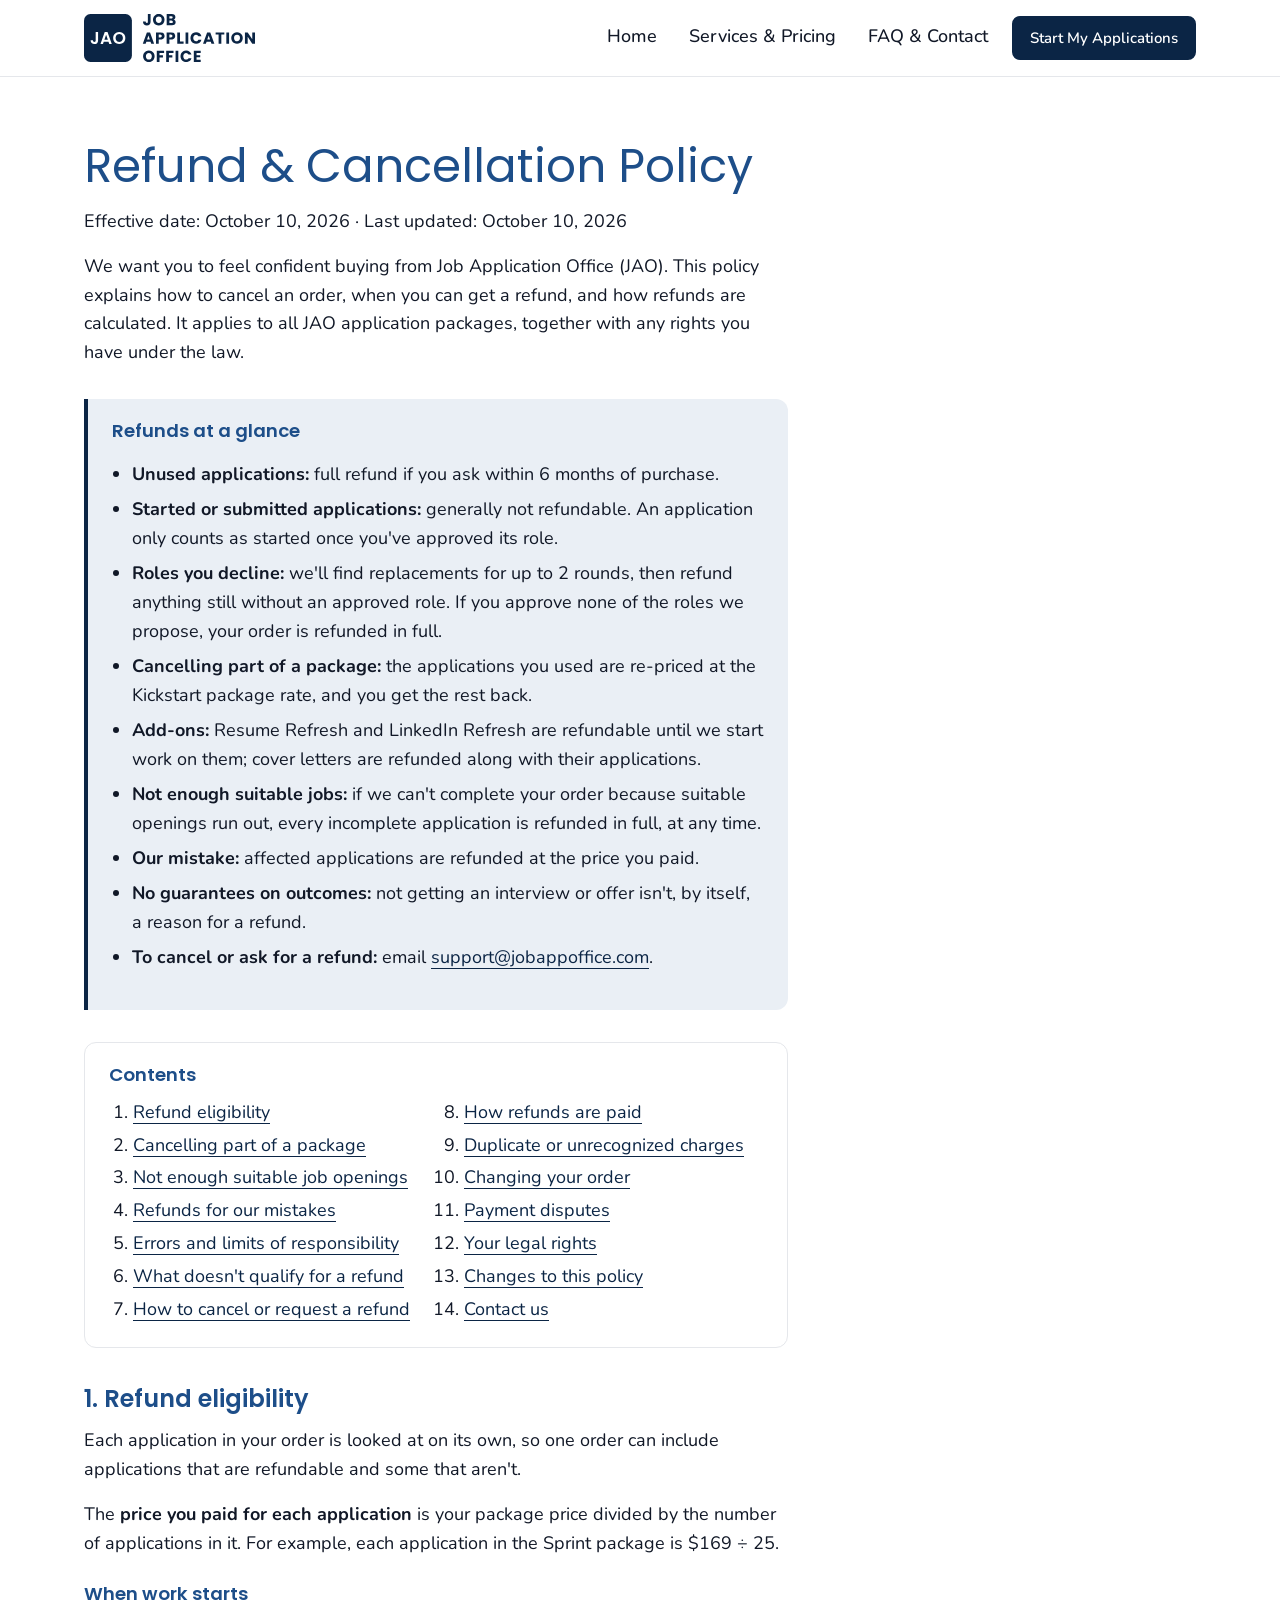
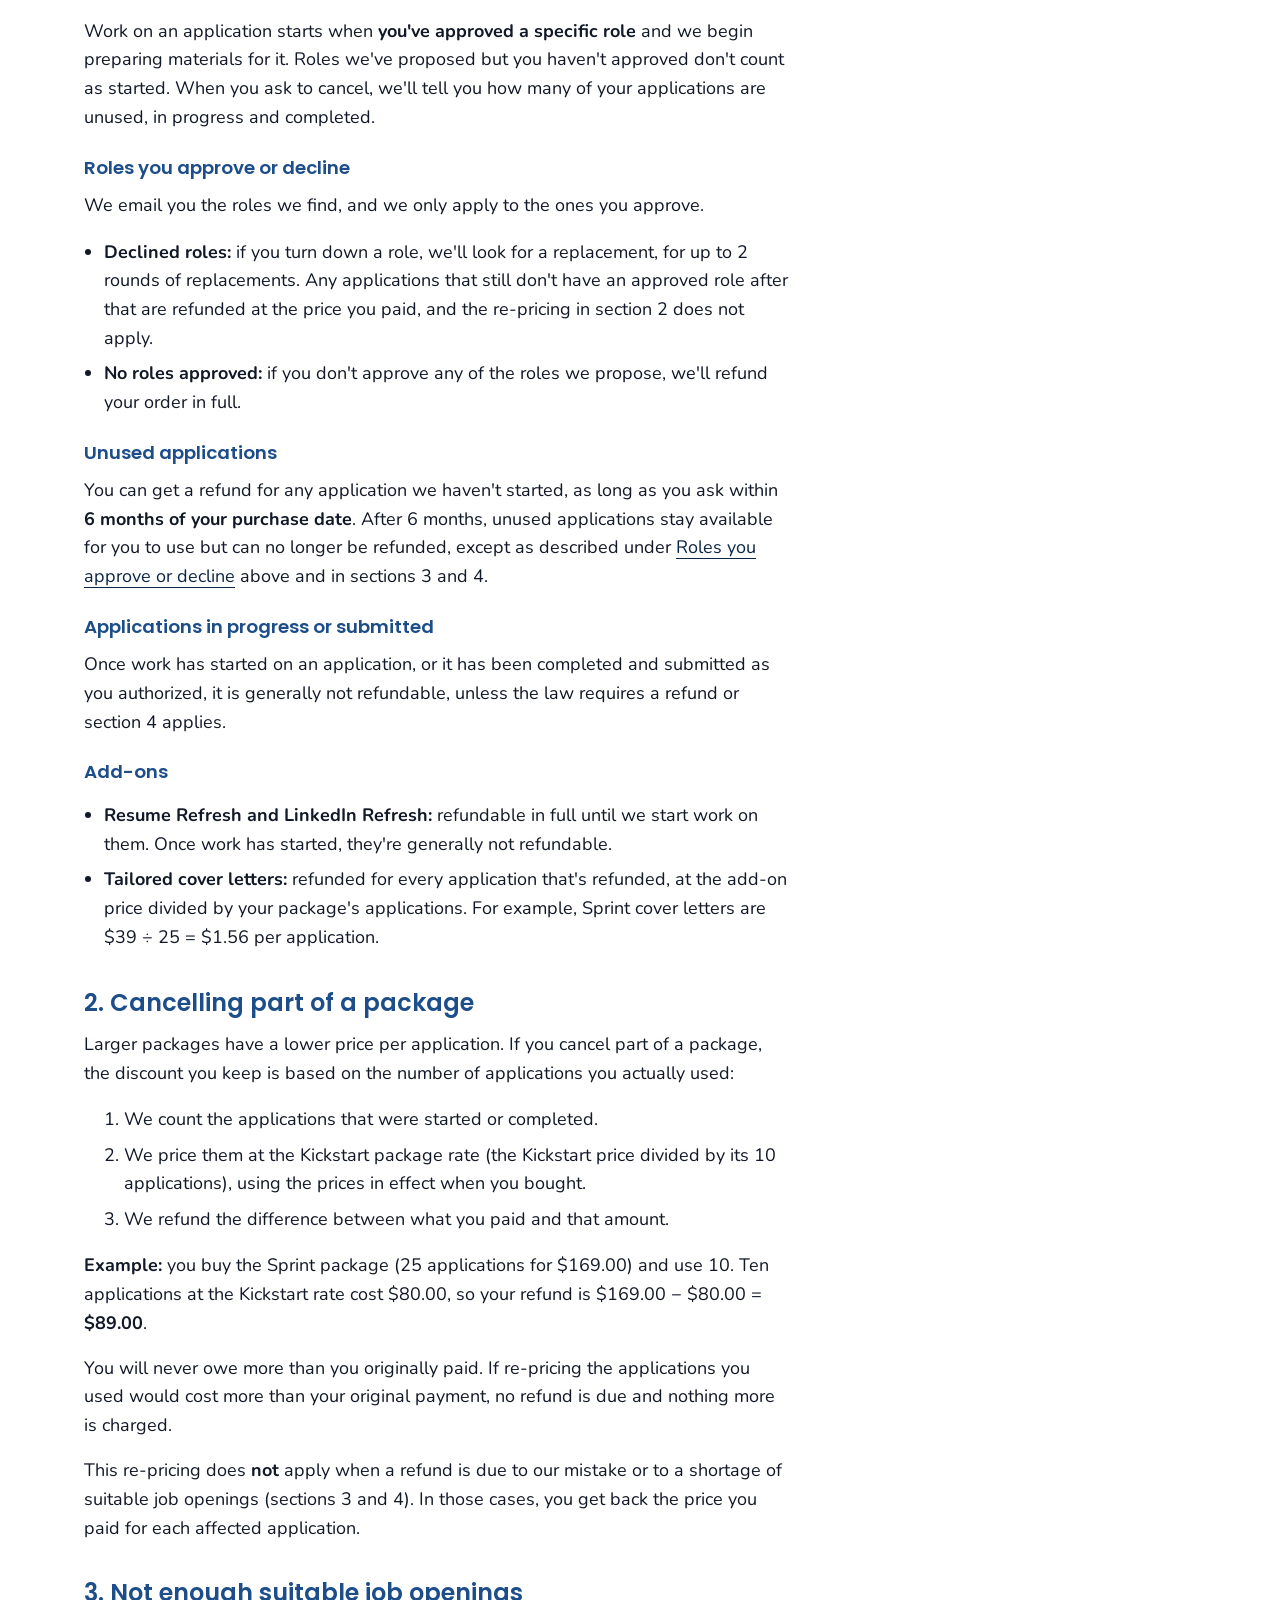
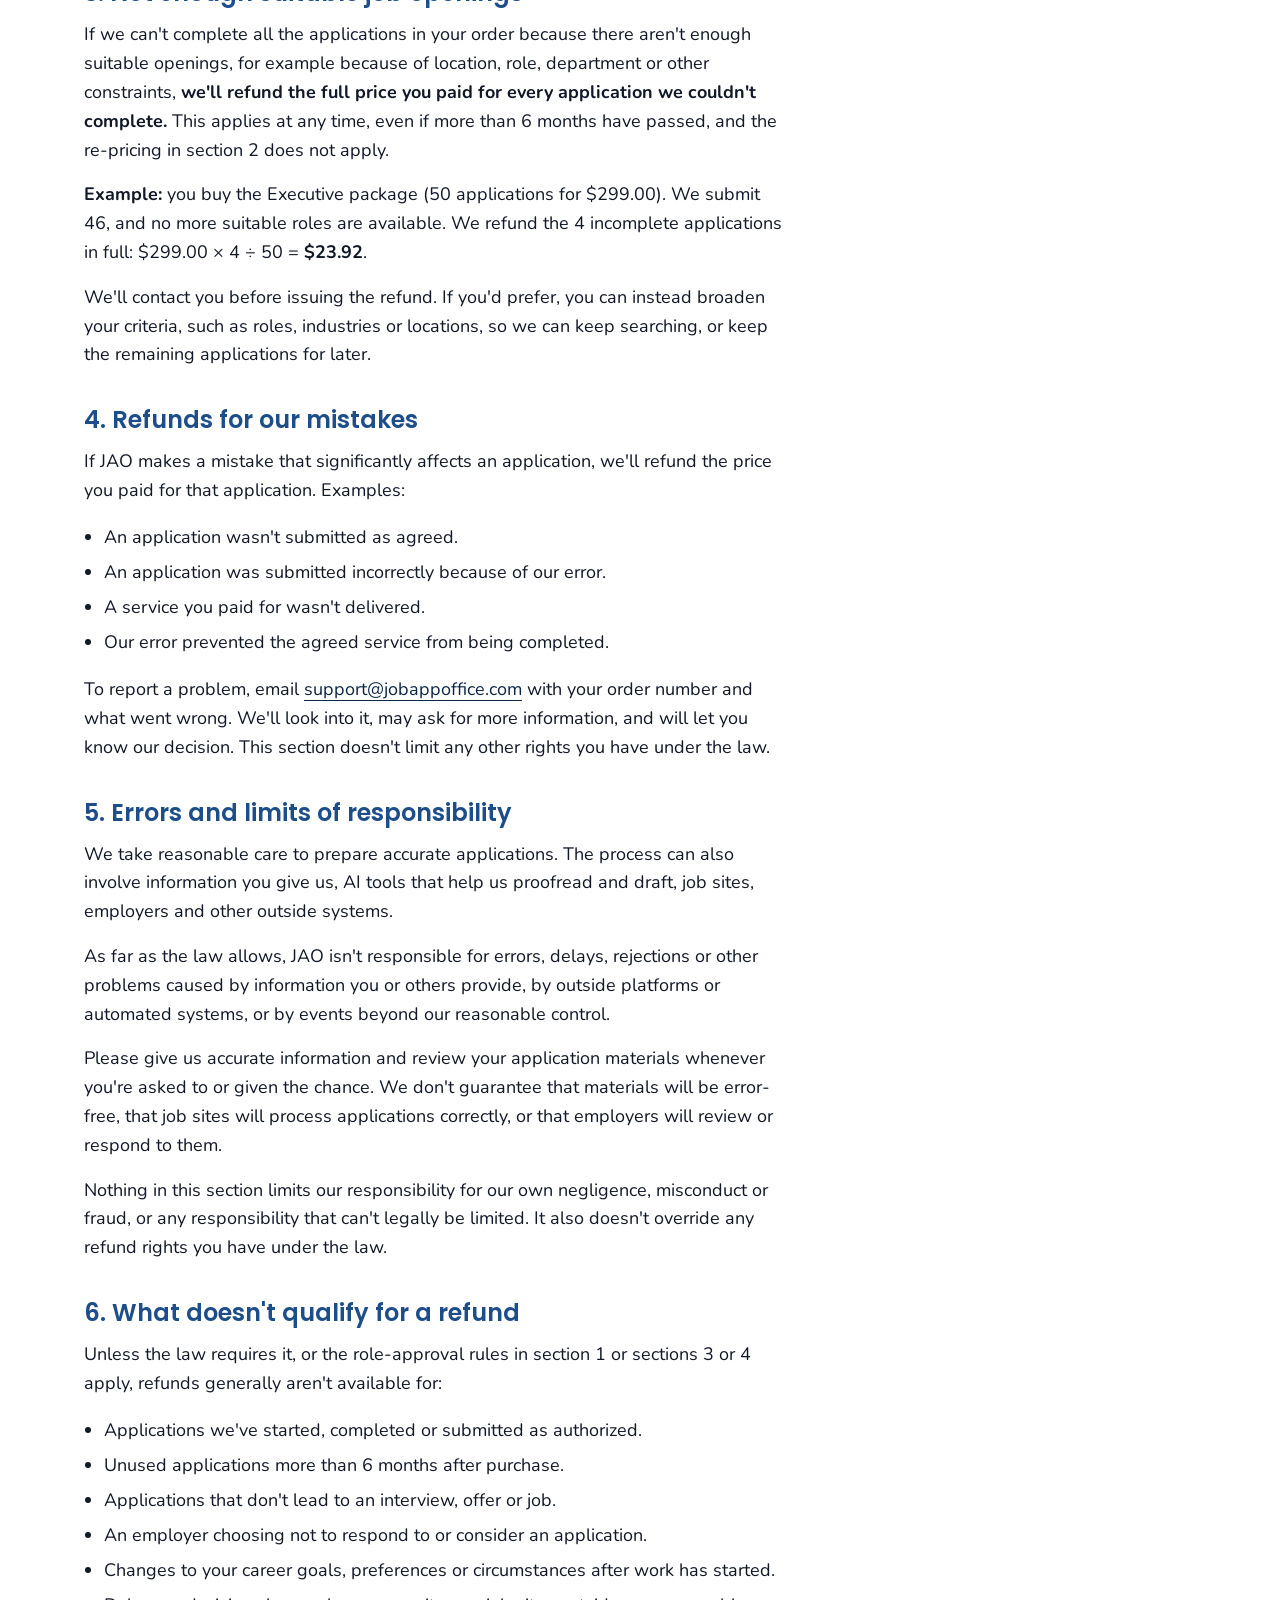
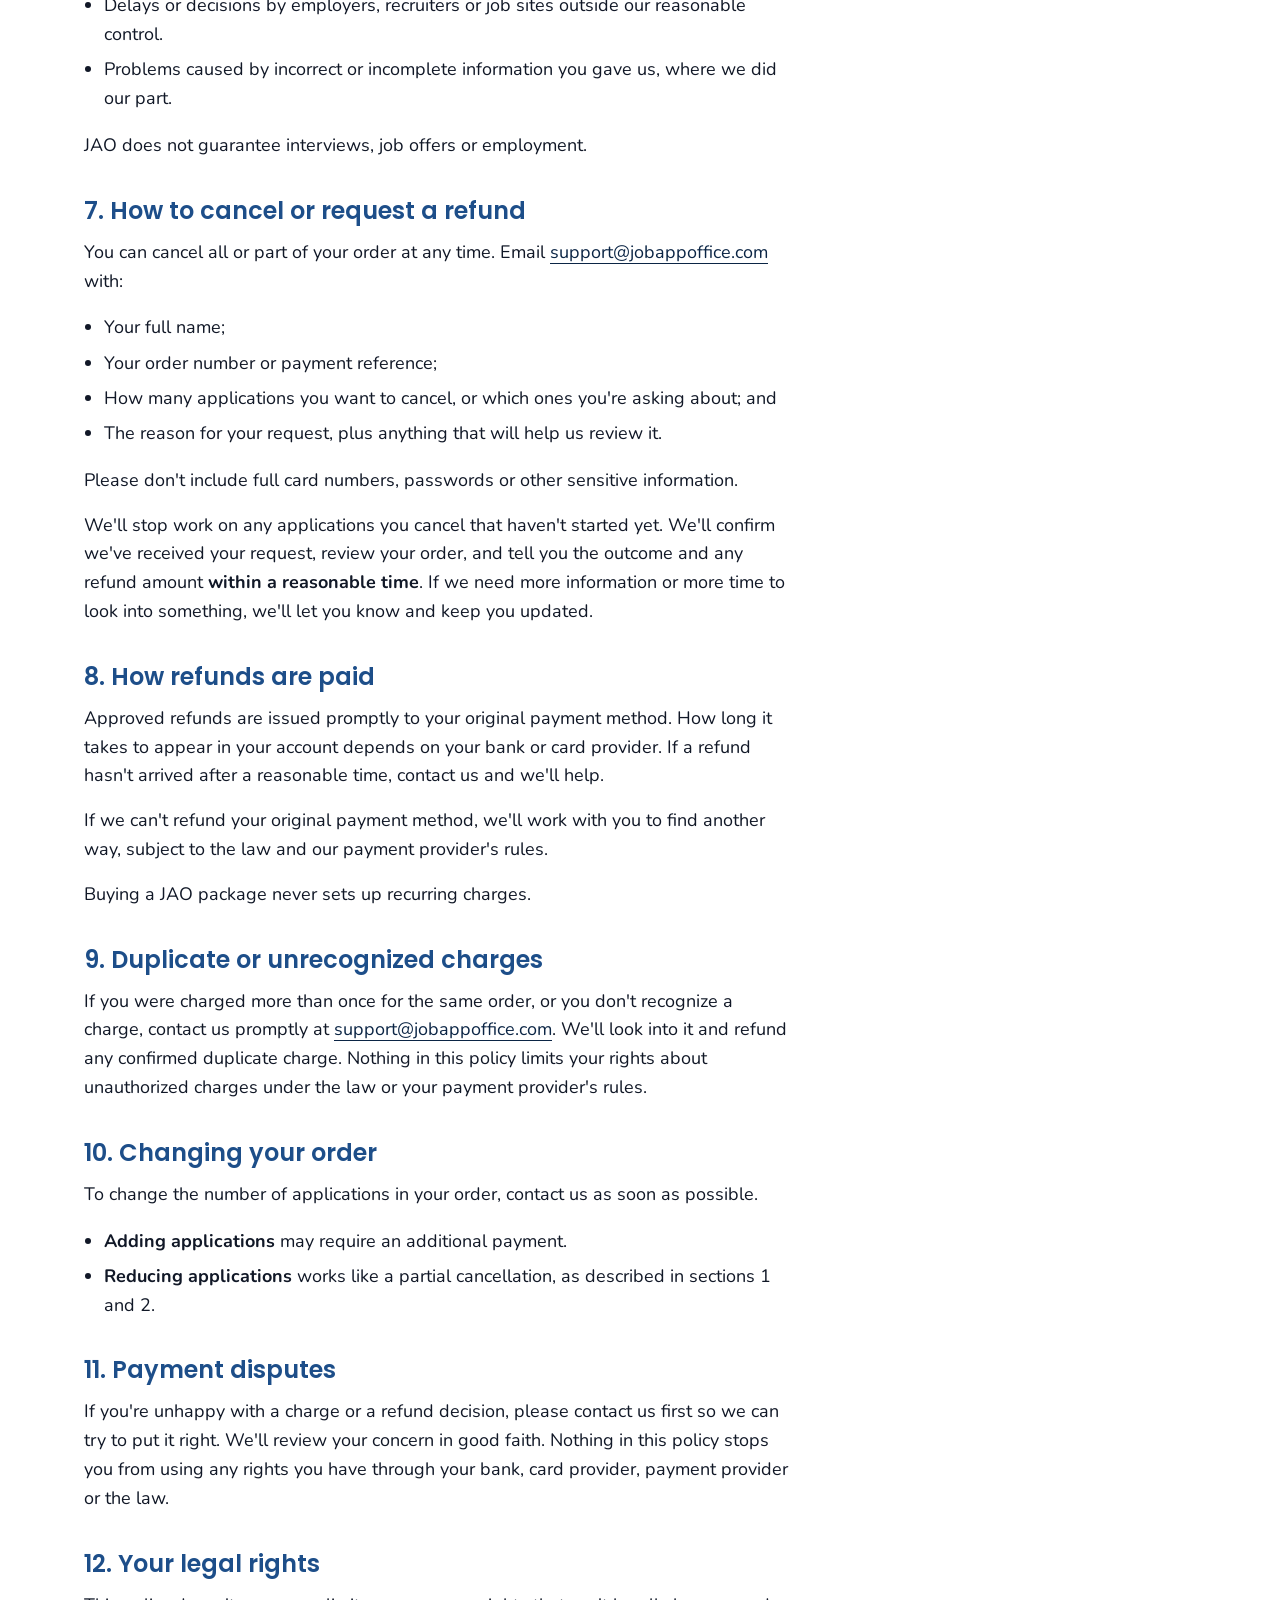
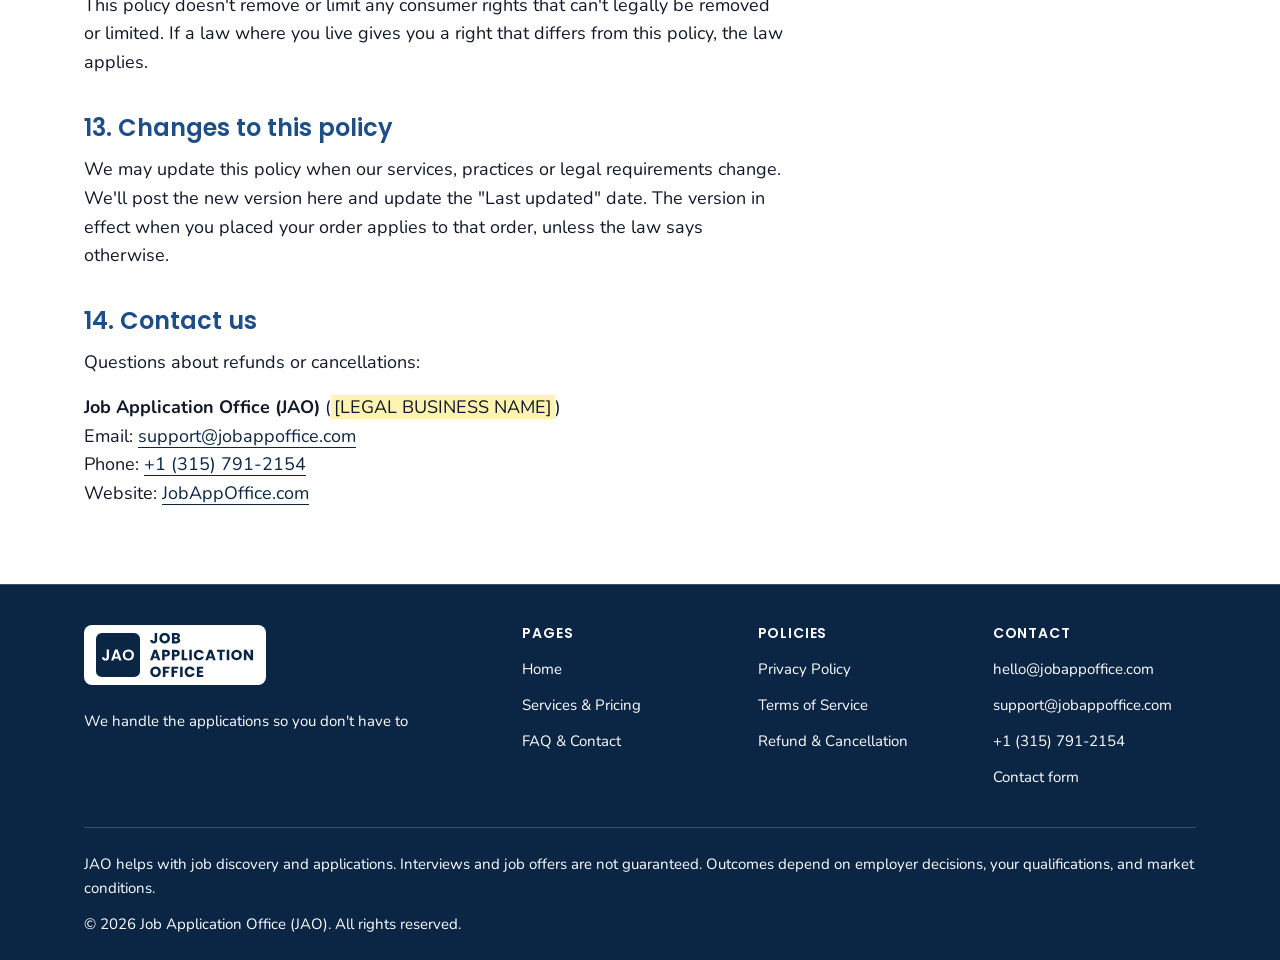
<file: refunds.html>
<!DOCTYPE html>
<html lang="en">
<head>
  <meta charset="utf-8">
  <meta name="viewport" content="width=device-width, initial-scale=1">
  <title>Refund &amp; Cancellation Policy | Job Application Office (JAO)</title>
  <meta name="description" content="How refunds and cancellations work for Job Application Office (JAO) packages.">
  <!-- Delete this "noindex" line once the policy's placeholders are filled in and reviewed -->
  <meta name="robots" content="noindex">
  <link rel="icon" href="assets/img/favicon.svg?v=2" type="image/svg+xml">
  <link rel="stylesheet" href="css/styles.css?v=21">
</head>
<body>

  <a class="skip-link" href="#main">Skip to content</a>

  <!-- ===== HEADER START (copy changes to every page) ===== -->
  <header class="site-header">
    <div class="container header-inner">
      <a class="logo" href="index.html">
        <img src="assets/img/jao-logo.svg?v=2" alt="Job Application Office (JAO) home" width="323" height="90">
      </a>
      <nav class="main-nav" aria-label="Main">
        <ul>
          <li><a href="index.html">Home</a></li>
          <li><a href="services-pricing.html">Services &amp; Pricing</a></li>
          <li><a href="faq-contact.html">FAQ &amp; Contact</a></li>
        </ul>
      </nav>
      <a class="btn header-cta" href="services-pricing.html#packages">Start My Applications</a>
    </div>
  </header>
  <!-- ===== HEADER END ===== -->

  <main id="main">
    <!-- ===== REFUND & CANCELLATION POLICY =====
         BEFORE PUBLISHING:
         1. Replace every yellow <mark class="fill">[...]</mark> placeholder (search for "fill").
         2. Have a lawyer review this policy, especially section 5.
         3. Delete the "noindex" line near the top, and add this page to sitemap.xml.
         If package prices or ranges change, check the example in section 2 still adds up. -->
    <section class="section">
      <div class="container prose policy">
        <h1>Refund &amp; Cancellation Policy</h1>
        <p>Effective date: October 10, 2026 &middot; Last updated: October 10, 2026</p>

        <p>We want you to feel confident buying from Job Application Office (JAO). This policy explains how to cancel an order, when you can get a refund, and how refunds are calculated. It applies to all JAO application packages, together with any rights you have under the law.</p>

        <!-- ===== REFUNDS AT A GLANCE ===== -->
        <div class="notice">
          <h2 class="glance-title">Refunds at a glance</h2>
          <ul class="check-list">
            <li><strong>Unused applications:</strong> full refund if you ask within 6 months of purchase.</li>
            <li><strong>Started or submitted applications:</strong> generally not refundable. An application only counts as started once you've approved its role.</li>
            <li><strong>Roles you decline:</strong> we'll find replacements for up to 2 rounds, then refund anything still without an approved role. If you approve none of the roles we propose, your order is refunded in full.</li>
            <li><strong>Cancelling part of a package:</strong> the applications you used are re-priced at the Kickstart package rate, and you get the rest back.</li>
            <li><strong>Add-ons:</strong> Resume Refresh and LinkedIn Refresh are refundable until we start work on them; cover letters are refunded along with their applications.</li>
            <li><strong>Not enough suitable jobs:</strong> if we can't complete your order because suitable openings run out, every incomplete application is refunded in full, at any time.</li>
            <li><strong>Our mistake:</strong> affected applications are refunded at the price you paid.</li>
            <li><strong>No guarantees on outcomes:</strong> not getting an interview or offer isn't, by itself, a reason for a refund.</li>
            <li><strong>To cancel or ask for a refund:</strong> email <a href="mailto:support@jobappoffice.com">support@jobappoffice.com</a>.</li>
          </ul>
        </div>

        <!-- ===== TABLE OF CONTENTS ===== -->
        <nav class="toc" aria-labelledby="toc-title">
          <h2 id="toc-title">Contents</h2>
          <ol>
            <li><a href="#eligibility">Refund eligibility</a></li>
            <li><a href="#partial">Cancelling part of a package</a></li>
            <li><a href="#openings">Not enough suitable job openings</a></li>
            <li><a href="#our-mistakes">Refunds for our mistakes</a></li>
            <li><a href="#liability">Errors and limits of responsibility</a></li>
            <li><a href="#not-eligible">What doesn't qualify for a refund</a></li>
            <li><a href="#how-to">How to cancel or request a refund</a></li>
            <li><a href="#processing">How refunds are paid</a></li>
            <li><a href="#charges">Duplicate or unrecognized charges</a></li>
            <li><a href="#order-changes">Changing your order</a></li>
            <li><a href="#disputes">Payment disputes</a></li>
            <li><a href="#legal-rights">Your legal rights</a></li>
            <li><a href="#changes">Changes to this policy</a></li>
            <li><a href="#contact-us">Contact us</a></li>
          </ol>
        </nav>

        <!-- ===== 1. REFUND ELIGIBILITY ===== -->
        <h2 id="eligibility">1. Refund eligibility</h2>
        <p>Each application in your order is looked at on its own, so one order can include applications that are refundable and some that aren't.</p>
        <p>The <strong>price you paid for each application</strong> is your package price divided by the number of applications in it. For example, each application in the Sprint package is $169 &divide; 25.</p>
        <h3>When work starts</h3>
        <p>Work on an application starts when <strong>you've approved a specific role</strong> and we begin preparing materials for it. Roles we've proposed but you haven't approved don't count as started. When you ask to cancel, we'll tell you how many of your applications are unused, in progress and completed.</p>
        <h3 id="approval">Roles you approve or decline</h3>
        <p>We email you the roles we find, and we only apply to the ones you approve.</p>
        <ul>
          <li><strong>Declined roles:</strong> if you turn down a role, we'll look for a replacement, for up to 2 rounds of replacements. Any applications that still don't have an approved role after that are refunded at the price you paid, and the re-pricing in section 2 does not apply.</li>
          <li><strong>No roles approved:</strong> if you don't approve any of the roles we propose, we'll refund your order in full.</li>
        </ul>
        <h3>Unused applications</h3>
        <p>You can get a refund for any application we haven't started, as long as you ask within <strong>6 months of your purchase date</strong>. After 6 months, unused applications stay available for you to use but can no longer be refunded, except as described under <a href="#approval">Roles you approve or decline</a> above and in sections 3 and 4.</p>
        <h3>Applications in progress or submitted</h3>
        <p>Once work has started on an application, or it has been completed and submitted as you authorized, it is generally not refundable, unless the law requires a refund or section 4 applies.</p>
        <h3 id="add-ons">Add-ons</h3>
        <ul>
          <li><strong>Resume Refresh and LinkedIn Refresh:</strong> refundable in full until we start work on them. Once work has started, they're generally not refundable.</li>
          <li><strong>Tailored cover letters:</strong> refunded for every application that's refunded, at the add-on price divided by your package's applications. For example, Sprint cover letters are $39 &divide; 25 = $1.56 per application.</li>
        </ul>

        <!-- ===== 2. PARTIAL CANCELLATIONS ===== -->
        <h2 id="partial">2. Cancelling part of a package</h2>
        <p>Larger packages have a lower price per application. If you cancel part of a package, the discount you keep is based on the number of applications you actually used:</p>
        <ol>
          <li>We count the applications that were started or completed.</li>
          <li>We price them at the Kickstart package rate (the Kickstart price divided by its 10 applications), using the prices in effect when you bought.</li>
          <li>We refund the difference between what you paid and that amount.</li>
        </ol>
        <p><strong>Example:</strong> you buy the Sprint package (25 applications for $169.00) and use 10. Ten applications at the Kickstart rate cost $80.00, so your refund is $169.00 &minus; $80.00 = <strong>$89.00</strong>.</p>
        <p>You will never owe more than you originally paid. If re-pricing the applications you used would cost more than your original payment, no refund is due and nothing more is charged.</p>
        <p>This re-pricing does <strong>not</strong> apply when a refund is due to our mistake or to a shortage of suitable job openings (sections 3 and 4). In those cases, you get back the price you paid for each affected application.</p>

        <!-- ===== 3. NOT ENOUGH OPENINGS ===== -->
        <h2 id="openings">3. Not enough suitable job openings</h2>
        <p>If we can't complete all the applications in your order because there aren't enough suitable openings, for example because of location, role, department or other constraints, <strong>we'll refund the full price you paid for every application we couldn't complete.</strong> This applies at any time, even if more than 6 months have passed, and the re-pricing in section 2 does not apply.</p>
        <p><strong>Example:</strong> you buy the Executive package (50 applications for $299.00). We submit 46, and no more suitable roles are available. We refund the 4 incomplete applications in full: $299.00 &times; 4 &divide; 50 = <strong>$23.92</strong>.</p>
        <p>We'll contact you before issuing the refund. If you'd prefer, you can instead broaden your criteria, such as roles, industries or locations, so we can keep searching, or keep the remaining applications for later.</p>

        <!-- ===== 4. OUR MISTAKES ===== -->
        <h2 id="our-mistakes">4. Refunds for our mistakes</h2>
        <p>If JAO makes a mistake that significantly affects an application, we'll refund the price you paid for that application. Examples:</p>
        <ul>
          <li>An application wasn't submitted as agreed.</li>
          <li>An application was submitted incorrectly because of our error.</li>
          <li>A service you paid for wasn't delivered.</li>
          <li>Our error prevented the agreed service from being completed.</li>
        </ul>
        <p>To report a problem, email <a href="mailto:support@jobappoffice.com">support@jobappoffice.com</a> with your order number and what went wrong. We'll look into it, may ask for more information, and will let you know our decision. This section doesn't limit any other rights you have under the law.</p>

        <!-- ===== 5. LIABILITY ===== -->
        <h2 id="liability">5. Errors and limits of responsibility</h2>
        <p>We take reasonable care to prepare accurate applications. The process can also involve information you give us, AI tools that help us proofread and draft, job sites, employers and other outside systems.</p>
        <p>As far as the law allows, JAO isn't responsible for errors, delays, rejections or other problems caused by information you or others provide, by outside platforms or automated systems, or by events beyond our reasonable control.</p>
        <p>Please give us accurate information and review your application materials whenever you're asked to or given the chance. We don't guarantee that materials will be error-free, that job sites will process applications correctly, or that employers will review or respond to them.</p>
        <p>Nothing in this section limits our responsibility for our own negligence, misconduct or fraud, or any responsibility that can't legally be limited. It also doesn't override any refund rights you have under the law.</p>

        <!-- ===== 6. NOT ELIGIBLE ===== -->
        <h2 id="not-eligible">6. What doesn't qualify for a refund</h2>
        <p>Unless the law requires it, or the role-approval rules in section 1 or sections 3 or 4 apply, refunds generally aren't available for:</p>
        <ul>
          <li>Applications we've started, completed or submitted as authorized.</li>
          <li>Unused applications more than 6 months after purchase.</li>
          <li>Applications that don't lead to an interview, offer or job.</li>
          <li>An employer choosing not to respond to or consider an application.</li>
          <li>Changes to your career goals, preferences or circumstances after work has started.</li>
          <li>Delays or decisions by employers, recruiters or job sites outside our reasonable control.</li>
          <li>Problems caused by incorrect or incomplete information you gave us, where we did our part.</li>
        </ul>
        <p>JAO does not guarantee interviews, job offers or employment.</p>

        <!-- ===== 7. HOW TO CANCEL OR REQUEST A REFUND ===== -->
        <h2 id="how-to">7. How to cancel or request a refund</h2>
        <p>You can cancel all or part of your order at any time. Email <a href="mailto:support@jobappoffice.com">support@jobappoffice.com</a> with:</p>
        <ul>
          <li>Your full name;</li>
          <li>Your order number or payment reference;</li>
          <li>How many applications you want to cancel, or which ones you're asking about; and</li>
          <li>The reason for your request, plus anything that will help us review it.</li>
        </ul>
        <p>Please don't include full card numbers, passwords or other sensitive information.</p>
        <p>We'll stop work on any applications you cancel that haven't started yet. We'll confirm we've received your request, review your order, and tell you the outcome and any refund amount <strong>within a reasonable time</strong>. If we need more information or more time to look into something, we'll let you know and keep you updated.</p>

        <!-- ===== 8. HOW REFUNDS ARE PAID ===== -->
        <h2 id="processing">8. How refunds are paid</h2>
        <p>Approved refunds are issued promptly to your original payment method. How long it takes to appear in your account depends on your bank or card provider. If a refund hasn't arrived after a reasonable time, contact us and we'll help.</p>
        <p>If we can't refund your original payment method, we'll work with you to find another way, subject to the law and our payment provider's rules.</p>
        <p>Buying a JAO package never sets up recurring charges.</p>

        <!-- ===== 9. DUPLICATE OR UNRECOGNIZED CHARGES ===== -->
        <h2 id="charges">9. Duplicate or unrecognized charges</h2>
        <p>If you were charged more than once for the same order, or you don't recognize a charge, contact us promptly at <a href="mailto:support@jobappoffice.com">support@jobappoffice.com</a>. We'll look into it and refund any confirmed duplicate charge. Nothing in this policy limits your rights about unauthorized charges under the law or your payment provider's rules.</p>

        <!-- ===== 10. CHANGING YOUR ORDER ===== -->
        <h2 id="order-changes">10. Changing your order</h2>
        <p>To change the number of applications in your order, contact us as soon as possible.</p>
        <ul>
          <li><strong>Adding applications</strong> may require an additional payment.</li>
          <li><strong>Reducing applications</strong> works like a partial cancellation, as described in sections 1 and 2.</li>
        </ul>

        <!-- ===== 11. PAYMENT DISPUTES ===== -->
        <h2 id="disputes">11. Payment disputes</h2>
        <p>If you're unhappy with a charge or a refund decision, please contact us first so we can try to put it right. We'll review your concern in good faith. Nothing in this policy stops you from using any rights you have through your bank, card provider, payment provider or the law.</p>

        <!-- ===== 12. YOUR LEGAL RIGHTS ===== -->
        <h2 id="legal-rights">12. Your legal rights</h2>
        <p>This policy doesn't remove or limit any consumer rights that can't legally be removed or limited. If a law where you live gives you a right that differs from this policy, the law applies.</p>

        <!-- ===== 13. CHANGES ===== -->
        <h2 id="changes">13. Changes to this policy</h2>
        <p>We may update this policy when our services, practices or legal requirements change. We'll post the new version here and update the "Last updated" date. The version in effect when you placed your order applies to that order, unless the law says otherwise.</p>

        <!-- ===== 14. CONTACT ===== -->
        <h2 id="contact-us">14. Contact us</h2>
        <p>Questions about refunds or cancellations:</p>
        <p>
          <strong>Job Application Office (JAO)</strong> (<mark class="fill">[LEGAL BUSINESS NAME]</mark>)<br>
          Email: <a href="mailto:support@jobappoffice.com">support@jobappoffice.com</a><br>
          Phone: <a href="tel:+13157912154">+1 (315) 791-2154</a><br>
          Website: <a href="https://jobappoffice.com/">JobAppOffice.com</a>
        </p>
      </div>
    </section>
  </main>

  <!-- ===== FOOTER START (copy changes to every page) ===== -->
  <footer class="site-footer">
    <div class="container">
      <div class="footer-grid">
        <div>
          <a class="footer-logo" href="index.html">
            <img src="assets/img/jao-logo.svg?v=2" alt="Job Application Office (JAO) home" width="323" height="90" loading="lazy">
          </a>
          <p class="space-above">We handle the applications so you don't have to</p>
        </div>
        <div>
          <h2>Pages</h2>
          <ul>
            <li><a href="index.html">Home</a></li>
            <li><a href="services-pricing.html">Services &amp; Pricing</a></li>
            <li><a href="faq-contact.html">FAQ &amp; Contact</a></li>
          </ul>
        </div>
        <div>
          <h2>Policies</h2>
          <ul>
            <li><a href="privacy.html">Privacy Policy</a></li>
            <li><a href="terms.html">Terms of Service</a></li>
            <li><a href="refunds.html">Refund &amp; Cancellation</a></li>
          </ul>
        </div>
        <div>
          <h2>Contact</h2>
          <ul>
            <li><a href="mailto:hello@jobappoffice.com">hello@jobappoffice.com</a></li>
            <li><a href="mailto:support@jobappoffice.com">support@jobappoffice.com</a></li>
            <li><a href="tel:+13157912154">+1 (315) 791-2154</a></li>
            <li><a href="faq-contact.html#contact">Contact form</a></li>
          </ul>
        </div>
      </div>
      <div class="footer-bottom">
        <p>JAO helps with job discovery and applications. Interviews and job offers are not guaranteed. Outcomes depend on employer decisions, your qualifications, and market conditions.</p>
        <p>&copy; 2026 Job Application Office (JAO). All rights reserved.</p>
      </div>
    </div>
  </footer>
  <!-- ===== FOOTER END ===== -->

</body>
</html>
</file>
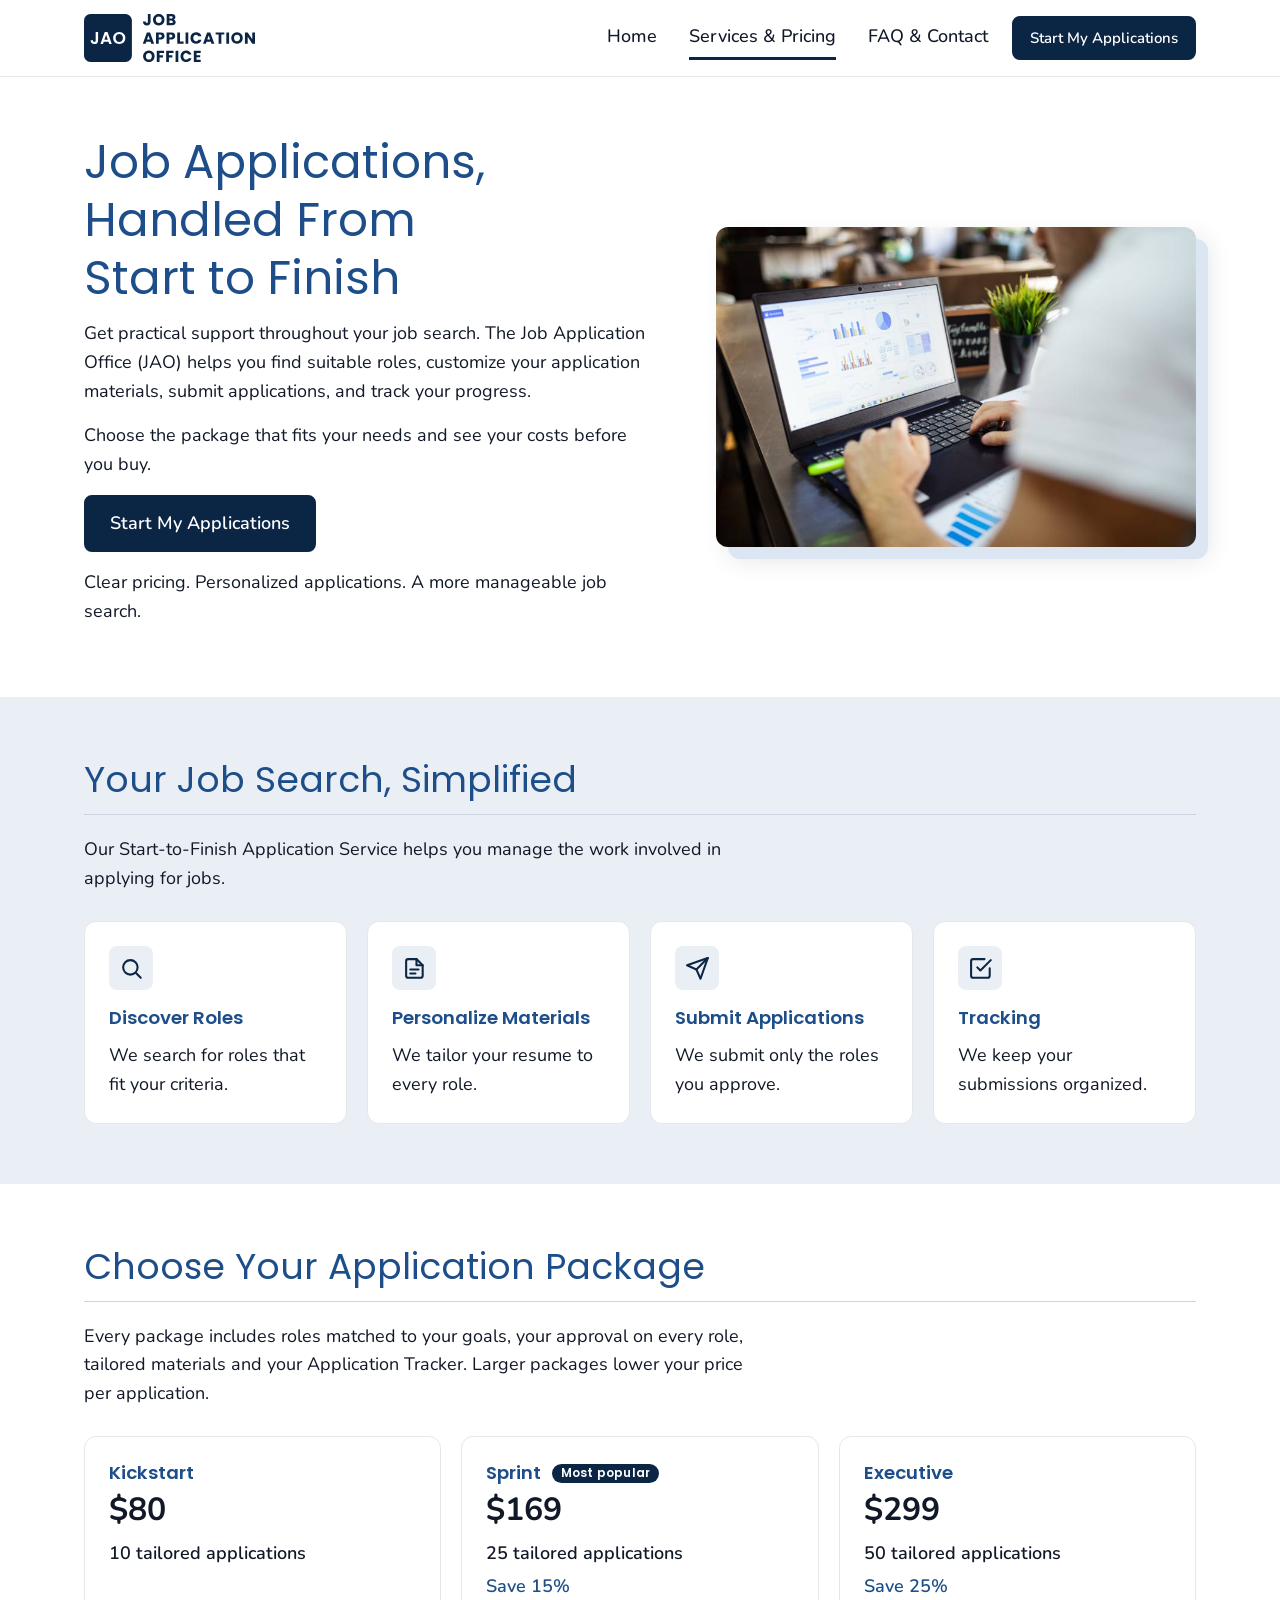
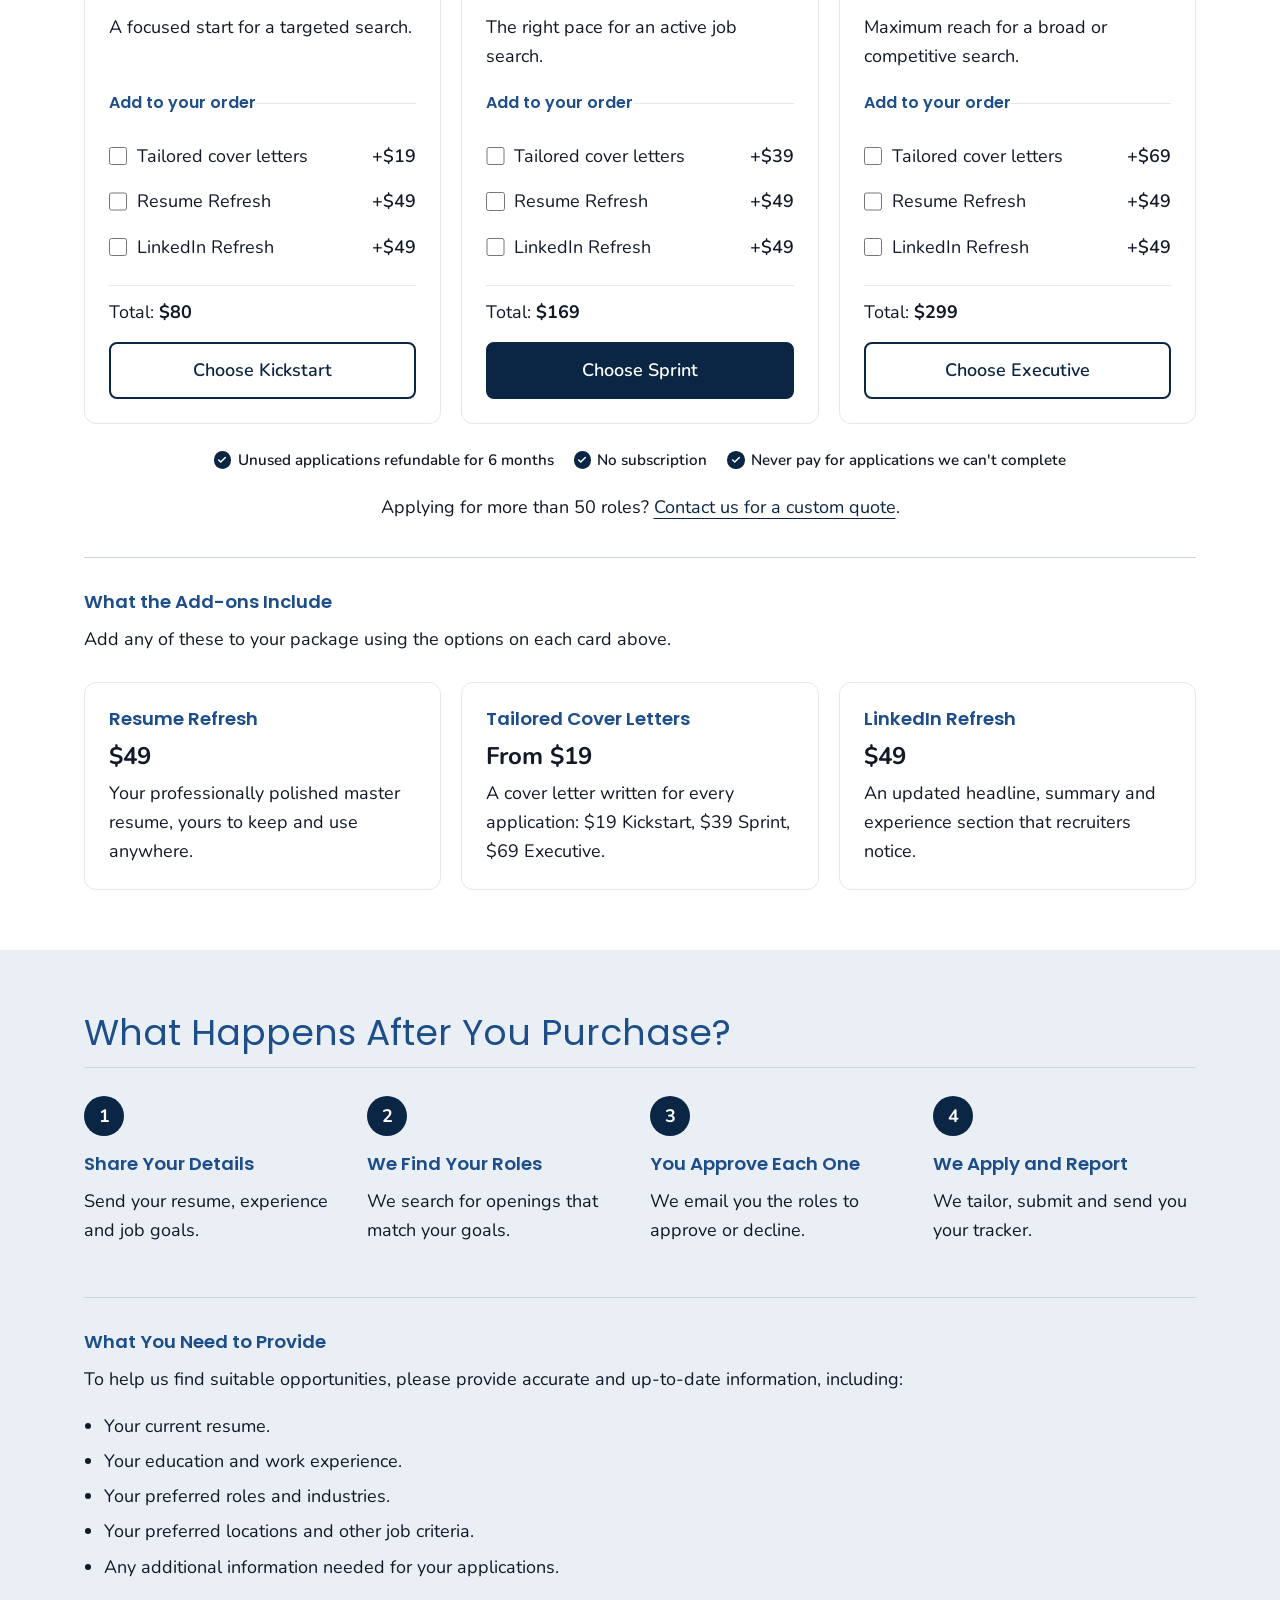
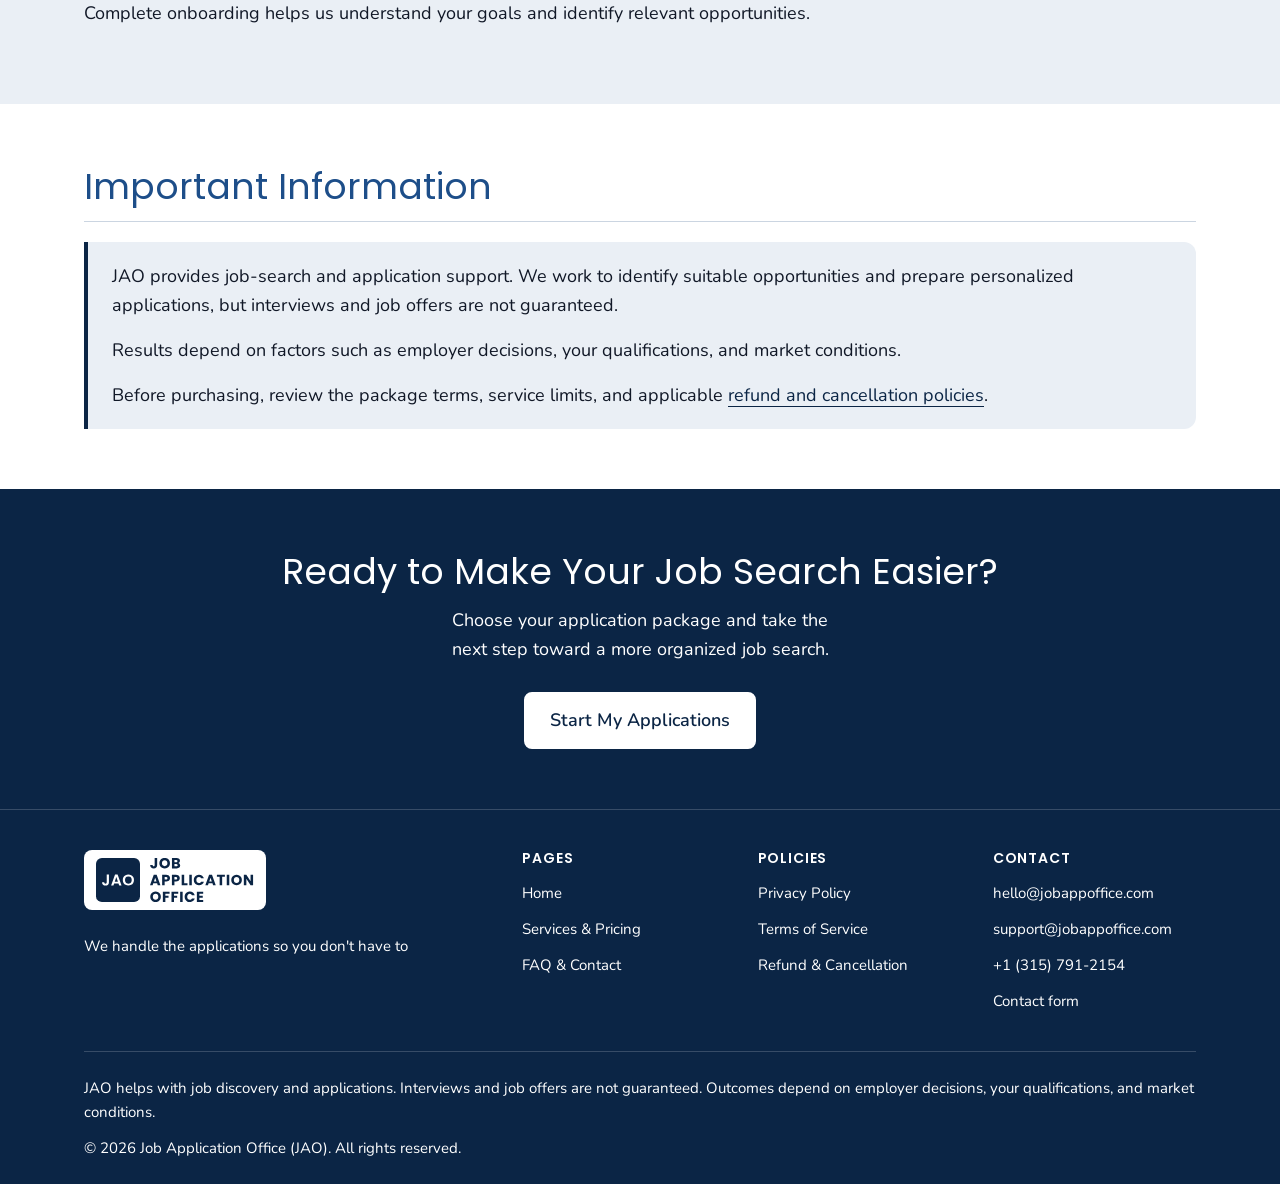
<file: services-pricing.html>
<!DOCTYPE html>
<html lang="en">
<head>
  <meta charset="utf-8">
  <meta name="viewport" content="width=device-width, initial-scale=1">
  <title>Services &amp; Pricing | Job Application Office (JAO)</title>
  <meta name="description" content="Compare Job Application Office (JAO) packages: 10, 25 or 50 tailored job applications, with your approval on every role and an Application Tracker. Clear, one-time prices.">
  <!-- ===== SEARCH & SOCIAL SHARING ===== -->
  <link rel="canonical" href="https://jobappoffice.com/services-pricing">
  <meta property="og:type" content="website">
  <meta property="og:site_name" content="Job Application Office (JAO)">
  <meta property="og:title" content="Services &amp; Pricing | Job Application Office (JAO)">
  <meta property="og:description" content="Compare Job Application Office (JAO) packages: 10, 25 or 50 tailored job applications, with your approval on every role and an Application Tracker. Clear, one-time prices.">
  <meta property="og:url" content="https://jobappoffice.com/services-pricing">
  <meta property="og:image" content="https://jobappoffice.com/assets/img/social-share.jpg">
  <meta property="og:image:width" content="1200">
  <meta property="og:image:height" content="630">
  <meta property="og:image:alt" content="A smiling young woman celebrates at her desk in front of a laptop.">
  <meta name="twitter:card" content="summary_large_image">
  <link rel="icon" href="assets/img/favicon.svg?v=2" type="image/svg+xml">
  <link rel="preload" href="assets/fonts/nunito.woff2" as="font" type="font/woff2" crossorigin>
  <link rel="preload" href="assets/fonts/poppins-400.woff2" as="font" type="font/woff2" crossorigin>
  <link rel="stylesheet" href="css/styles.css?v=21">
</head>
<body>

  <a class="skip-link" href="#main">Skip to content</a>

  <!-- ===== HEADER START (copy changes to every page) ===== -->
  <header class="site-header">
    <div class="container header-inner">
      <a class="logo" href="index.html">
        <img src="assets/img/jao-logo.svg?v=2" alt="Job Application Office (JAO) home" width="323" height="90">
      </a>
      <nav class="main-nav" aria-label="Main">
        <ul>
          <li><a href="index.html">Home</a></li>
          <li><a href="services-pricing.html" aria-current="page">Services &amp; Pricing</a></li>
          <li><a href="faq-contact.html">FAQ &amp; Contact</a></li>
        </ul>
      </nav>
      <a class="btn header-cta" href="services-pricing.html#packages">Start My Applications</a>
    </div>
  </header>
  <!-- ===== HEADER END ===== -->

  <main id="main">

    <!-- ===== HERO ===== -->
    <section class="hero">
      <div class="container hero-grid">
        <div>
          <h1>Job Applications, Handled From Start to Finish</h1>
          <p class="hero-lead">Get practical support throughout your job search. The Job Application Office (JAO) helps you find suitable roles, customize your application materials, submit applications, and track your progress.</p>
          <p>Choose the package that fits your needs and see your costs before you buy.</p>
          <a class="btn" href="#packages">Start My Applications</a>
          <p class="hero-tagline">Clear pricing. Personalized applications. A more manageable job search.</p>
        </div>
        <img class="hero-img"
             src="assets/img/data-800.jpg"
             srcset="assets/img/data-800.jpg 800w, assets/img/data-1200.jpg 1200w"
             sizes="(min-width: 64em) 33rem, calc(100vw - 2.5rem)"
             width="800" height="533"
             fetchpriority="high"
             alt="A person types on a laptop showing charts and graphs.">
      </div>
    </section>

    <!-- ===== YOUR JOB SEARCH, SIMPLIFIED ===== -->
    <section class="section section--gray" aria-labelledby="simplified-title">
      <div class="container">
        <div class="section-intro">
          <h2 id="simplified-title">Your Job Search, Simplified</h2>
          <p>Our Start-to-Finish Application Service helps you manage the work involved in applying for jobs.</p>
        </div>
        <ul class="grid grid--4">
          <li class="card">
            <div class="card-icon" aria-hidden="true">
              <svg viewBox="0 0 24 24" fill="none" stroke="currentColor" stroke-width="2" stroke-linecap="round" stroke-linejoin="round"><circle cx="11" cy="11" r="7"/><path d="m21 21-4.3-4.3"/></svg>
            </div>
            <h3>Discover Roles</h3>
            <p>We search for roles that fit your criteria.</p>
          </li>
          <li class="card">
            <div class="card-icon" aria-hidden="true">
              <svg viewBox="0 0 24 24" fill="none" stroke="currentColor" stroke-width="2" stroke-linecap="round" stroke-linejoin="round"><path d="M14 3H6a2 2 0 0 0-2 2v14a2 2 0 0 0 2 2h12a2 2 0 0 0 2-2V9z"/><path d="M14 3v6h6"/><path d="M8 13h8M8 17h5"/></svg>
            </div>
            <h3>Personalize Materials</h3>
            <p>We tailor your resume to every role.</p>
          </li>
          <li class="card">
            <div class="card-icon" aria-hidden="true">
              <svg viewBox="0 0 24 24" fill="none" stroke="currentColor" stroke-width="2" stroke-linecap="round" stroke-linejoin="round"><path d="M22 2 11 13"/><path d="M22 2 15 22l-4-9-9-4z"/></svg>
            </div>
            <h3>Submit Applications</h3>
            <p>We submit only the roles you approve.</p>
          </li>
          <li class="card">
            <div class="card-icon" aria-hidden="true">
              <svg viewBox="0 0 24 24" fill="none" stroke="currentColor" stroke-width="2" stroke-linecap="round" stroke-linejoin="round"><path d="M9 11l3 3L22 4"/><path d="M21 12v7a2 2 0 0 1-2 2H5a2 2 0 0 1-2-2V5a2 2 0 0 1 2-2h11"/></svg>
            </div>
            <h3>Tracking</h3>
            <p>We keep your submissions organized.</p>
          </li>
        </ul>
      </div>
    </section>

    <!-- ===== PACKAGES + ADD-ONS =====
         Prices also appear in index.html (home pricing preview), faq-contact.html (FAQ) and refunds.html (examples).
         Each card lets customers tick add-ons; js/checkout.js sends the choice to /api/checkout
         (functions/api/checkout.js), which builds the Stripe checkout with the official prices.
         The button's href is that package's LIVE Stripe Payment Link: the backup if the script or checkout fails.
         The +$ amounts and data-price values are for display only; Stripe charges the prices in functions/api/checkout.js. -->
    <section class="section" id="packages" aria-labelledby="packages-title">
      <div class="container">
        <div class="section-intro">
          <h2 id="packages-title">Choose Your Application Package</h2>
          <p>Every package includes roles matched to your goals, your approval on every role, tailored materials and your Application Tracker. Larger packages lower your price per application.</p>
        </div>

        <ul class="grid grid--3 price-grid">
          <li class="price-card" data-package="kickstart" data-base="80">
            <h3>Kickstart</h3>
            <p class="price">$80</p>
            <p class="price-range">10 tailored applications</p>
            <p class="price-each"></p><!-- left empty on purpose: keeps the rows lined up with the other cards -->
            <p>A focused start for a targeted search.</p>
            <fieldset class="addon-picks" hidden>
              <legend>Add to your order</legend>
              <label><input type="checkbox" value="cover-letters" data-price="19"> Tailored cover letters <span>+$19</span></label>
              <label><input type="checkbox" value="resume" data-price="49"> Resume Refresh <span>+$49</span></label>
              <label><input type="checkbox" value="linkedin" data-price="49"> LinkedIn Refresh <span>+$49</span></label>
            </fieldset>
            <p class="bundle-total" hidden aria-live="polite">Total: <strong>$80</strong></p>
            <a class="btn btn--outline" href="https://buy.stripe.com/28E14fboD0mG71v9Tx5ZC08" data-checkout>Choose Kickstart</a>
          </li>
          <li class="price-card" data-package="sprint" data-base="169">
            <h3>Sprint <span class="badge">Most popular</span></h3>
            <p class="price">$169</p>
            <p class="price-range">25 tailored applications</p>
            <p class="price-each">Save 15%</p>
            <p>The right pace for an active job search.</p>
            <fieldset class="addon-picks" hidden>
              <legend>Add to your order</legend>
              <label><input type="checkbox" value="cover-letters" data-price="39"> Tailored cover letters <span>+$39</span></label>
              <label><input type="checkbox" value="resume" data-price="49"> Resume Refresh <span>+$49</span></label>
              <label><input type="checkbox" value="linkedin" data-price="49"> LinkedIn Refresh <span>+$49</span></label>
            </fieldset>
            <p class="bundle-total" hidden aria-live="polite">Total: <strong>$169</strong></p>
            <a class="btn" href="https://buy.stripe.com/aFa5kvakzb1k1Hb1n15ZC07" data-checkout>Choose Sprint</a>
          </li>
          <li class="price-card" data-package="executive" data-base="299">
            <h3>Executive</h3>
            <p class="price">$299</p>
            <p class="price-range">50 tailored applications</p>
            <p class="price-each">Save 25%</p>
            <p>Maximum reach for a broad or competitive search.</p>
            <fieldset class="addon-picks" hidden>
              <legend>Add to your order</legend>
              <label><input type="checkbox" value="cover-letters" data-price="69"> Tailored cover letters <span>+$69</span></label>
              <label><input type="checkbox" value="resume" data-price="49"> Resume Refresh <span>+$49</span></label>
              <label><input type="checkbox" value="linkedin" data-price="49"> LinkedIn Refresh <span>+$49</span></label>
            </fieldset>
            <p class="bundle-total" hidden aria-live="polite">Total: <strong>$299</strong></p>
            <a class="btn btn--outline" href="https://buy.stripe.com/dRm6oz8cr0mGgC56Hl5ZC06" data-checkout>Choose Executive</a>
          </li>
        </ul>

        <div class="cta-center">
          <ul class="guarantee"><li>Unused applications refundable for 6 months</li><li>No subscription</li><li>Never pay for applications we can&#39;t complete</li></ul>
          <p class="quote-note">Applying for more than 50 roles? <a href="faq-contact.html#contact">Contact us for a custom quote</a>.</p>
        </div>

        <!-- ===== ADD-ONS (chosen on the package cards above) ===== -->
        <div class="subsection" id="add-ons">
          <div class="section-intro">
            <h3>What the Add-ons Include</h3>
            <p>Add any of these to your package using the options on each card above.</p>
          </div>
          <ul class="grid grid--3">
            <li class="card">
              <h3>Resume Refresh</h3>
              <p class="addon-price">$49</p>
              <p>Your professionally polished master resume, yours to keep and use anywhere.</p>
            </li>
            <li class="card">
              <h3>Tailored Cover Letters</h3>
              <p class="addon-price">From $19</p>
              <p>A cover letter written for every application: $19 Kickstart, $39 Sprint, $69 Executive.</p>
            </li>
            <li class="card">
              <h3>LinkedIn Refresh</h3>
              <p class="addon-price">$49</p>
              <p>An updated headline, summary and experience section that recruiters notice.</p>
            </li>
          </ul>
        </div>
      </div>
    </section>

    <!-- ===== WHAT HAPPENS AFTER YOU PURCHASE ===== -->
    <section class="section section--gray" aria-labelledby="after-title">
      <div class="container">
        <div class="section-intro">
          <h2 id="after-title">What Happens After You Purchase?</h2>
        </div>
        <ol class="grid grid--4 steps">
          <!-- Keep titles short (one line) and descriptions about the same length (two lines) -->
          <li class="step">
            <h3>Share Your Details</h3>
            <p>Send your resume, experience and job goals.</p>
          </li>
          <li class="step">
            <h3>We Find Your Roles</h3>
            <p>We search for openings that match your goals.</p>
          </li>
          <li class="step">
            <h3>You Approve Each One</h3>
            <p>We email you the roles to approve or decline.</p>
          </li>
          <li class="step">
            <h3>We Apply and Report</h3>
            <p>We tailor, submit and send you your tracker.</p>
          </li>
        </ol>

        <div class="subsection">
          <div>
            <h3>What You Need to Provide</h3>
            <p>To help us find suitable opportunities, please provide accurate and up-to-date information, including:</p>
            <ul class="check-list">
              <li>Your current resume.</li>
              <li>Your education and work experience.</li>
              <li>Your preferred roles and industries.</li>
              <li>Your preferred locations and other job criteria.</li>
              <li>Any additional information needed for your applications.</li>
            </ul>
            <p>Complete onboarding helps us understand your goals and identify relevant opportunities.</p>
          </div>
        </div>
      </div>
    </section>

    <!-- ===== IMPORTANT INFORMATION ===== -->
    <section class="section" aria-labelledby="important-title">
      <div class="container">
        <h2 id="important-title">Important Information</h2>
        <div class="notice">
          <p>JAO provides job-search and application support. We work to identify suitable opportunities and prepare personalized applications, but interviews and job offers are not guaranteed.</p>
          <p>Results depend on factors such as employer decisions, your qualifications, and market conditions.</p>
          <p>Before purchasing, review the package terms, service limits, and applicable <a href="refunds.html">refund and cancellation policies</a>.</p>
        </div>
      </div>
    </section>

    <!-- ===== FINAL CALL TO ACTION ===== -->
    <section class="section cta-band" aria-labelledby="ready-title">
      <div class="container">
        <h2 id="ready-title">Ready to Make Your Job Search Easier?</h2>
        <p>Choose your application package and take the next step toward a more organized job search.</p>
        <a class="btn" href="#packages">Start My Applications</a>
      </div>
    </section>

  </main>

  <!-- ===== FOOTER START (copy changes to every page) ===== -->
  <footer class="site-footer">
    <div class="container">
      <div class="footer-grid">
        <div>
          <a class="footer-logo" href="index.html">
            <img src="assets/img/jao-logo.svg?v=2" alt="Job Application Office (JAO) home" width="323" height="90" loading="lazy">
          </a>
          <p class="space-above">We handle the applications so you don't have to</p>
        </div>
        <div>
          <h2>Pages</h2>
          <ul>
            <li><a href="index.html">Home</a></li>
            <li><a href="services-pricing.html">Services &amp; Pricing</a></li>
            <li><a href="faq-contact.html">FAQ &amp; Contact</a></li>
          </ul>
        </div>
        <div>
          <h2>Policies</h2>
          <ul>
            <li><a href="privacy.html">Privacy Policy</a></li>
            <li><a href="terms.html">Terms of Service</a></li>
            <li><a href="refunds.html">Refund &amp; Cancellation</a></li>
          </ul>
        </div>
        <div>
          <h2>Contact</h2>
          <ul>
            <li><a href="mailto:hello@jobappoffice.com">hello@jobappoffice.com</a></li>
            <li><a href="mailto:support@jobappoffice.com">support@jobappoffice.com</a></li>
            <li><a href="tel:+13157912154">+1 (315) 791-2154</a></li>
            <li><a href="faq-contact.html#contact">Contact form</a></li>
          </ul>
        </div>
      </div>
      <div class="footer-bottom">
        <p>JAO helps with job discovery and applications. Interviews and job offers are not guaranteed. Outcomes depend on employer decisions, your qualifications, and market conditions.</p>
        <p>&copy; 2026 Job Application Office (JAO). All rights reserved.</p>
      </div>
    </div>
  </footer>
  <!-- ===== FOOTER END ===== -->

  <script src="js/checkout.js?v=1" defer></script>
</body>
</html>
</file>
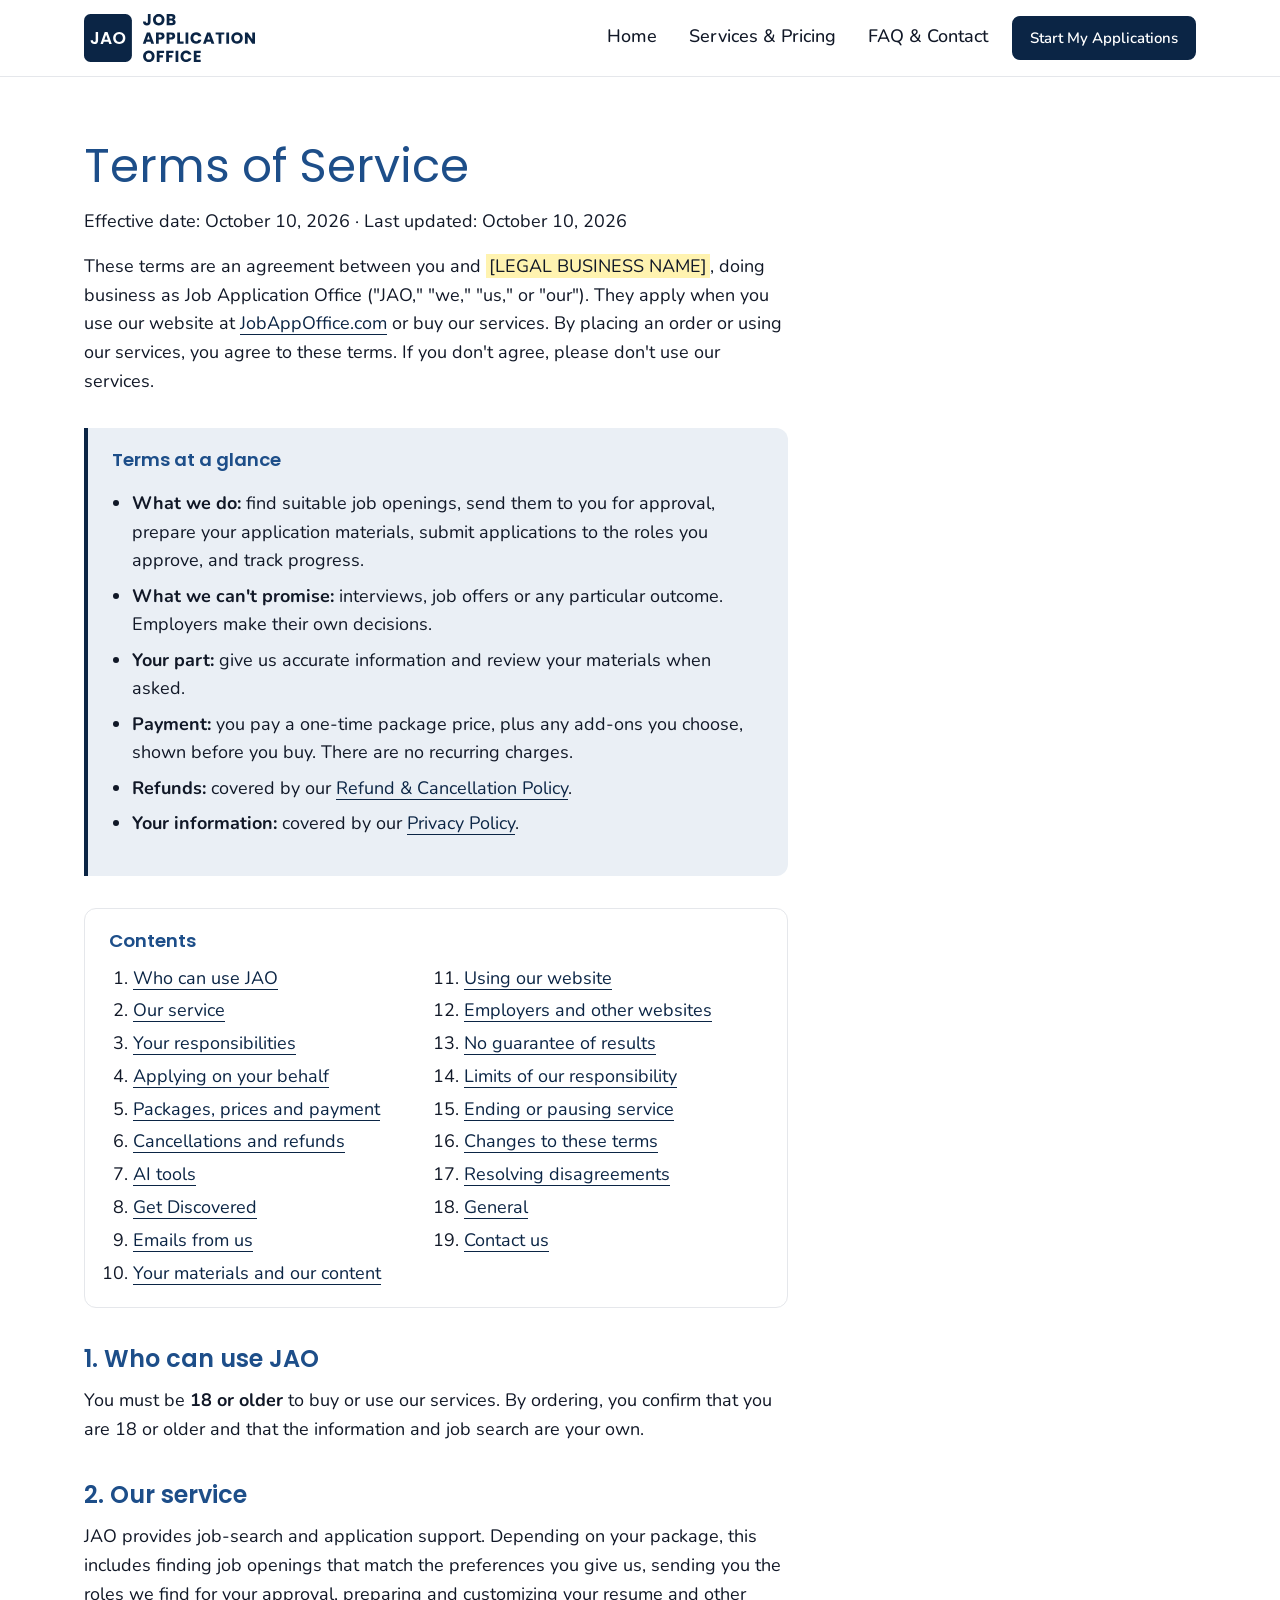
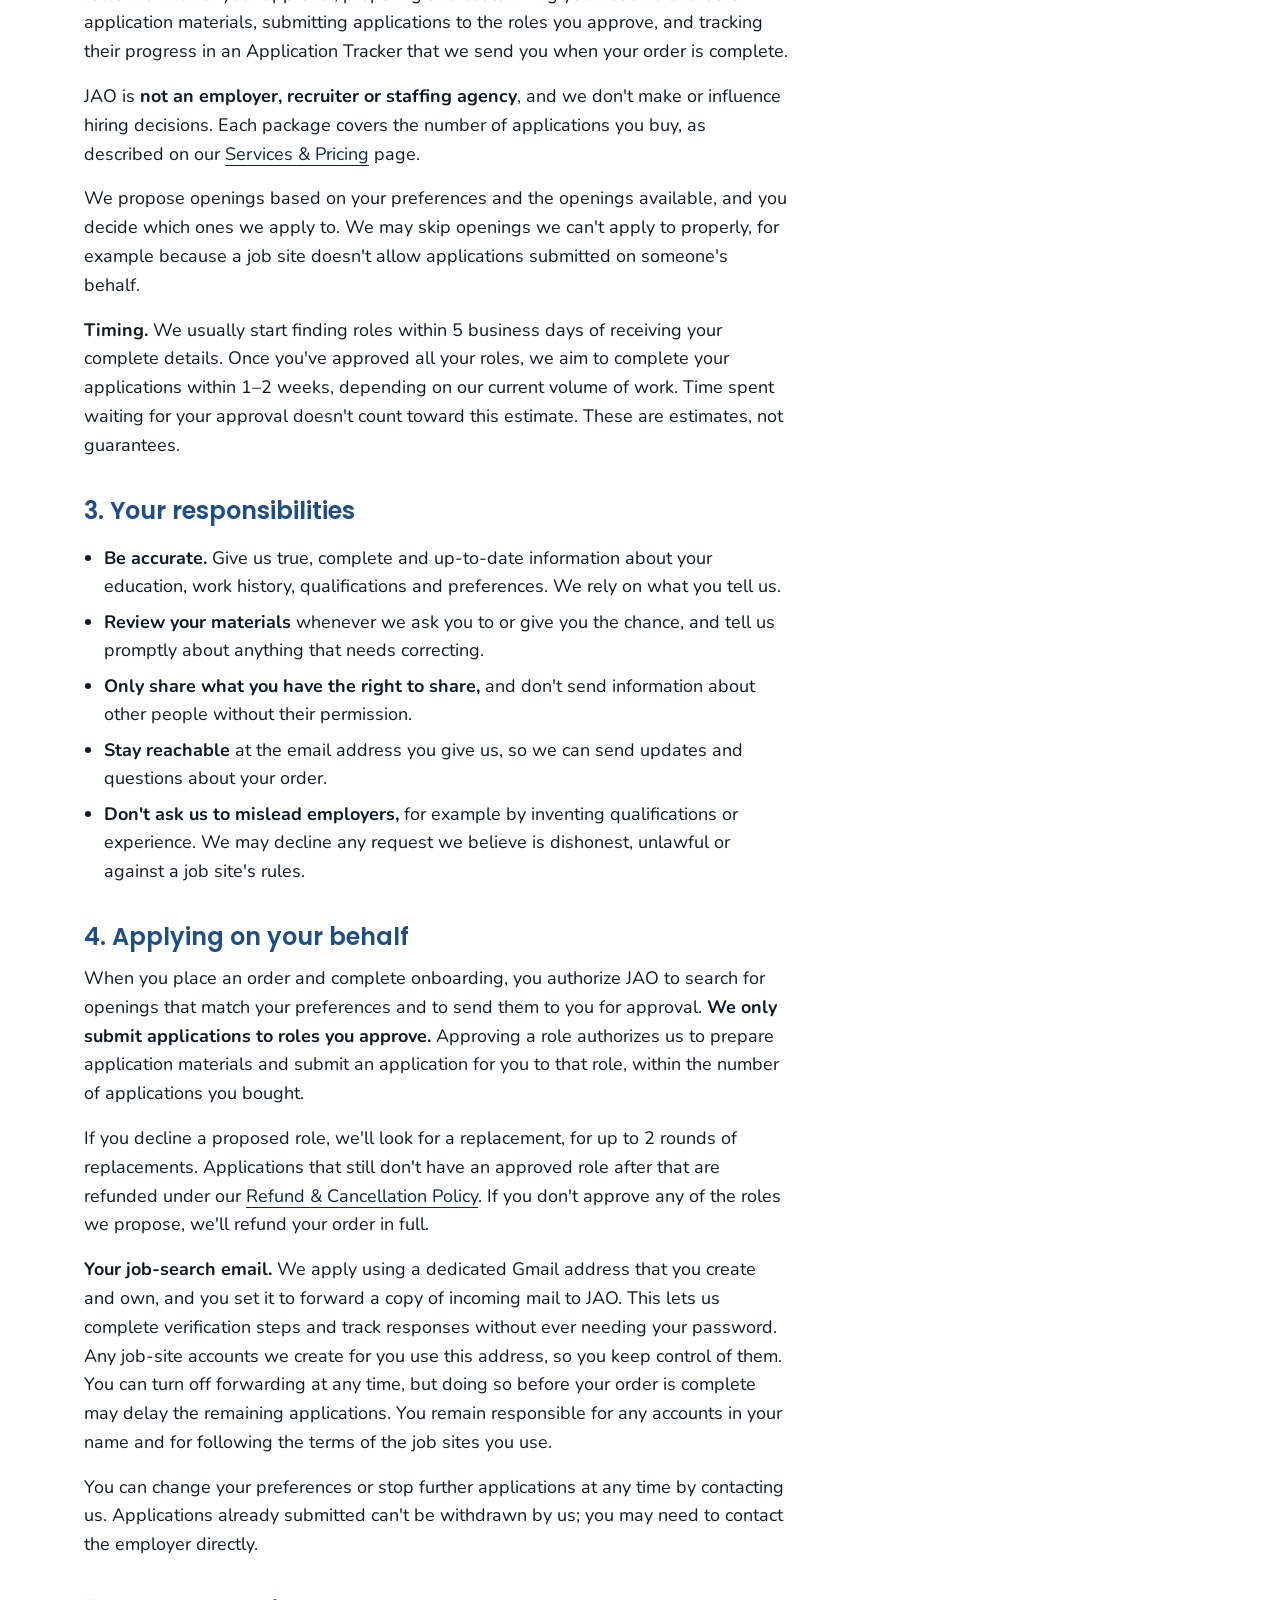
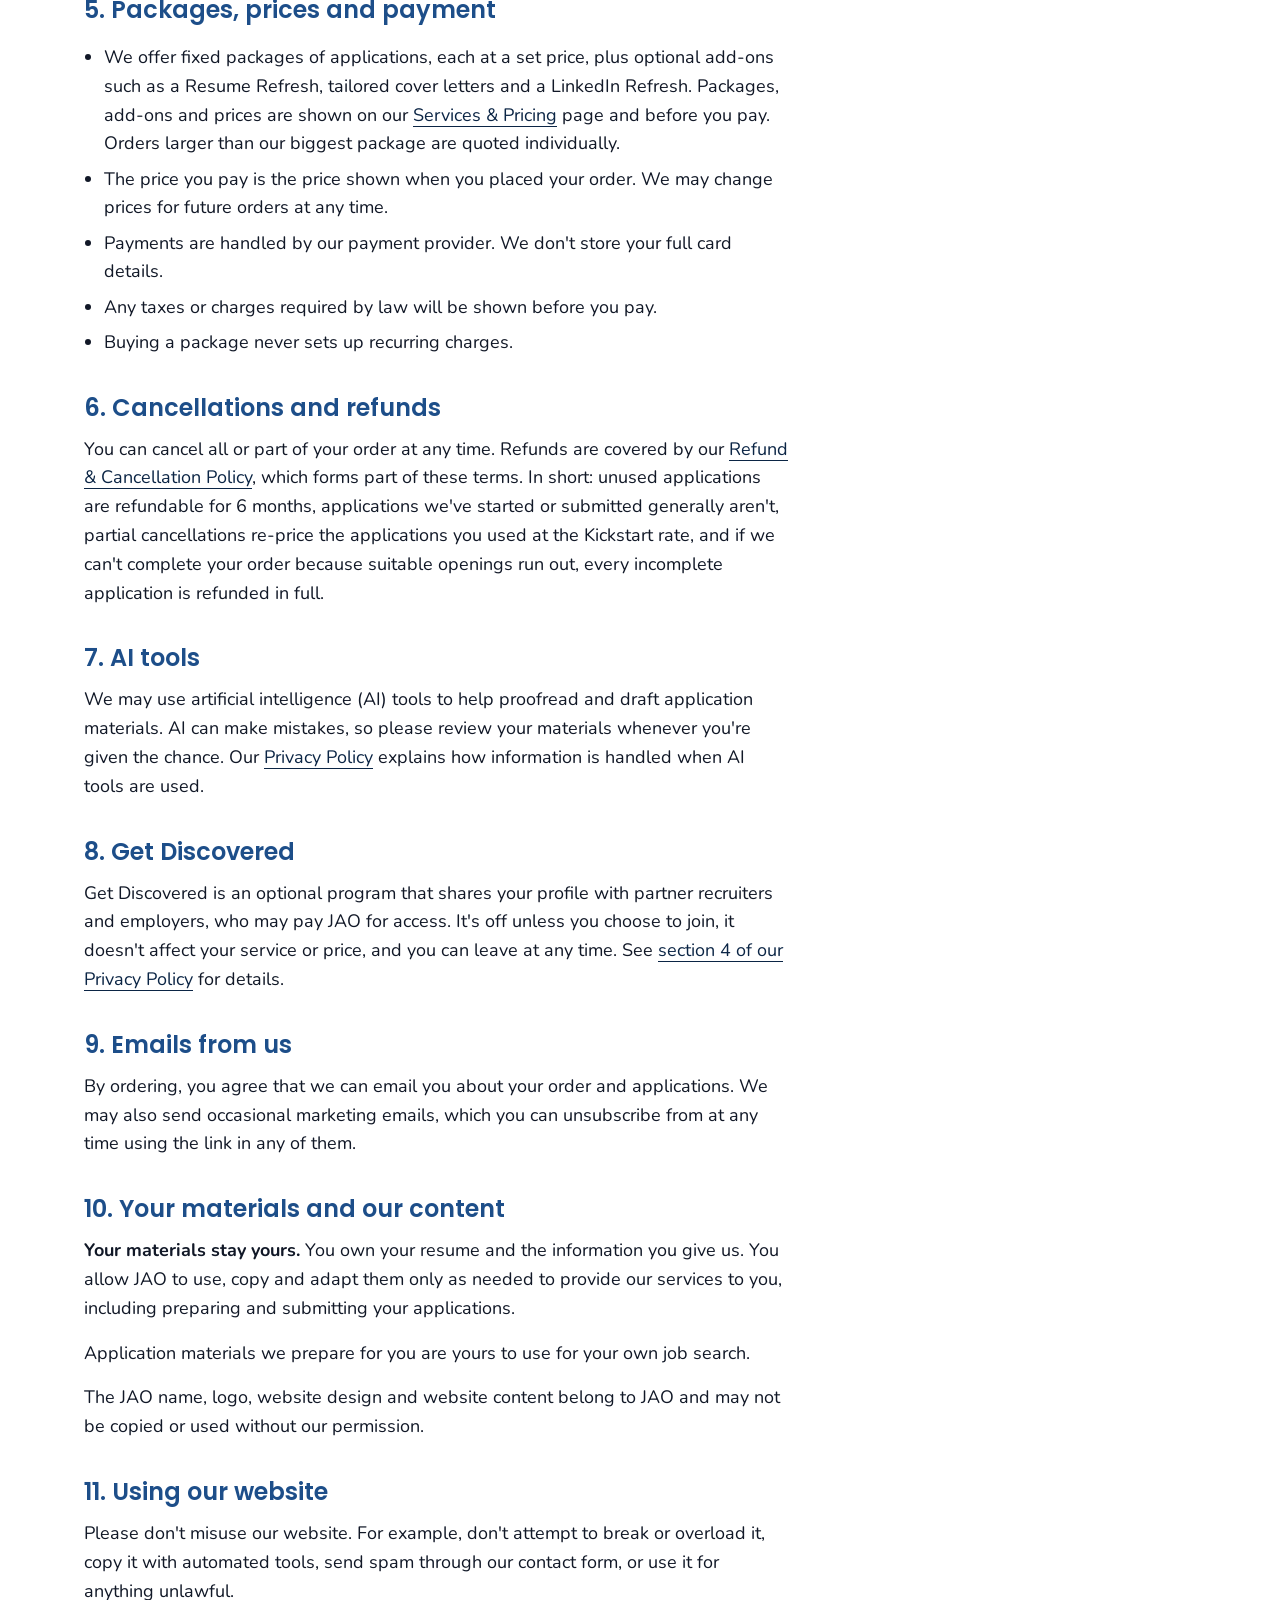
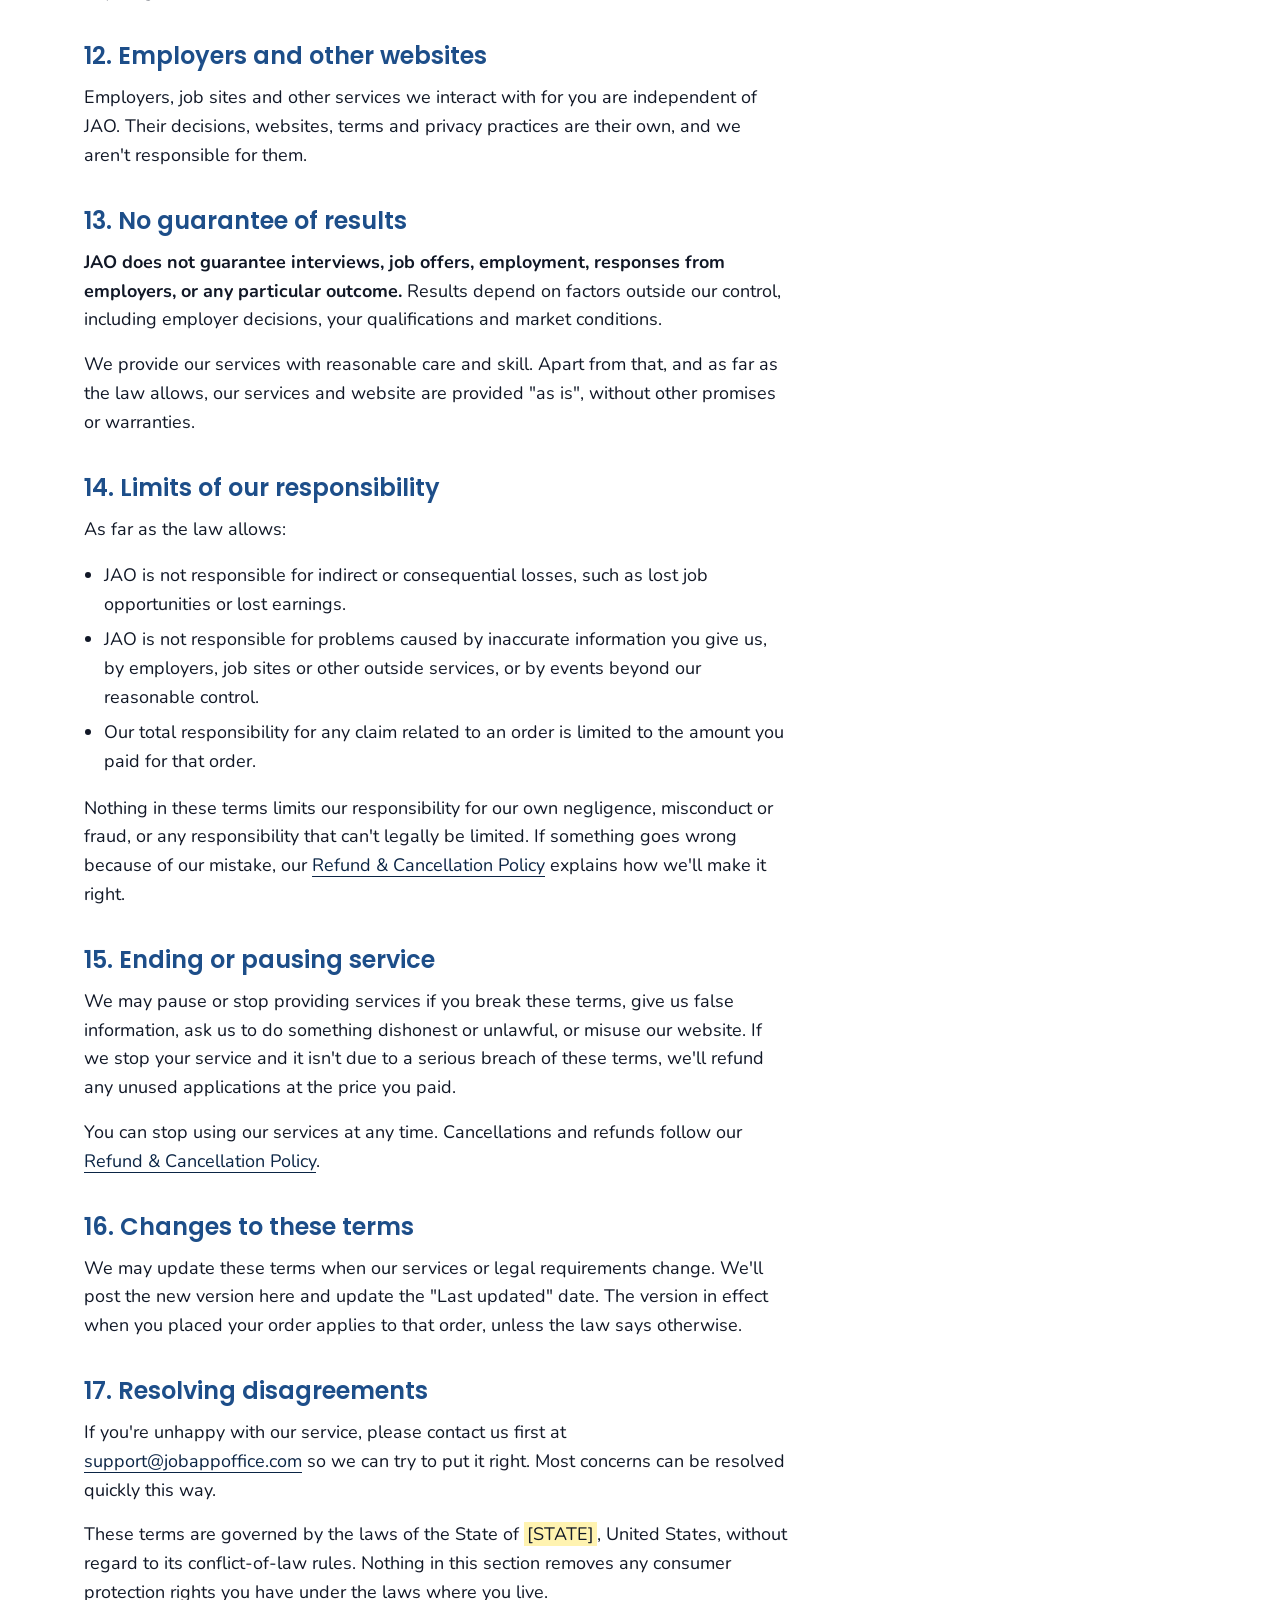
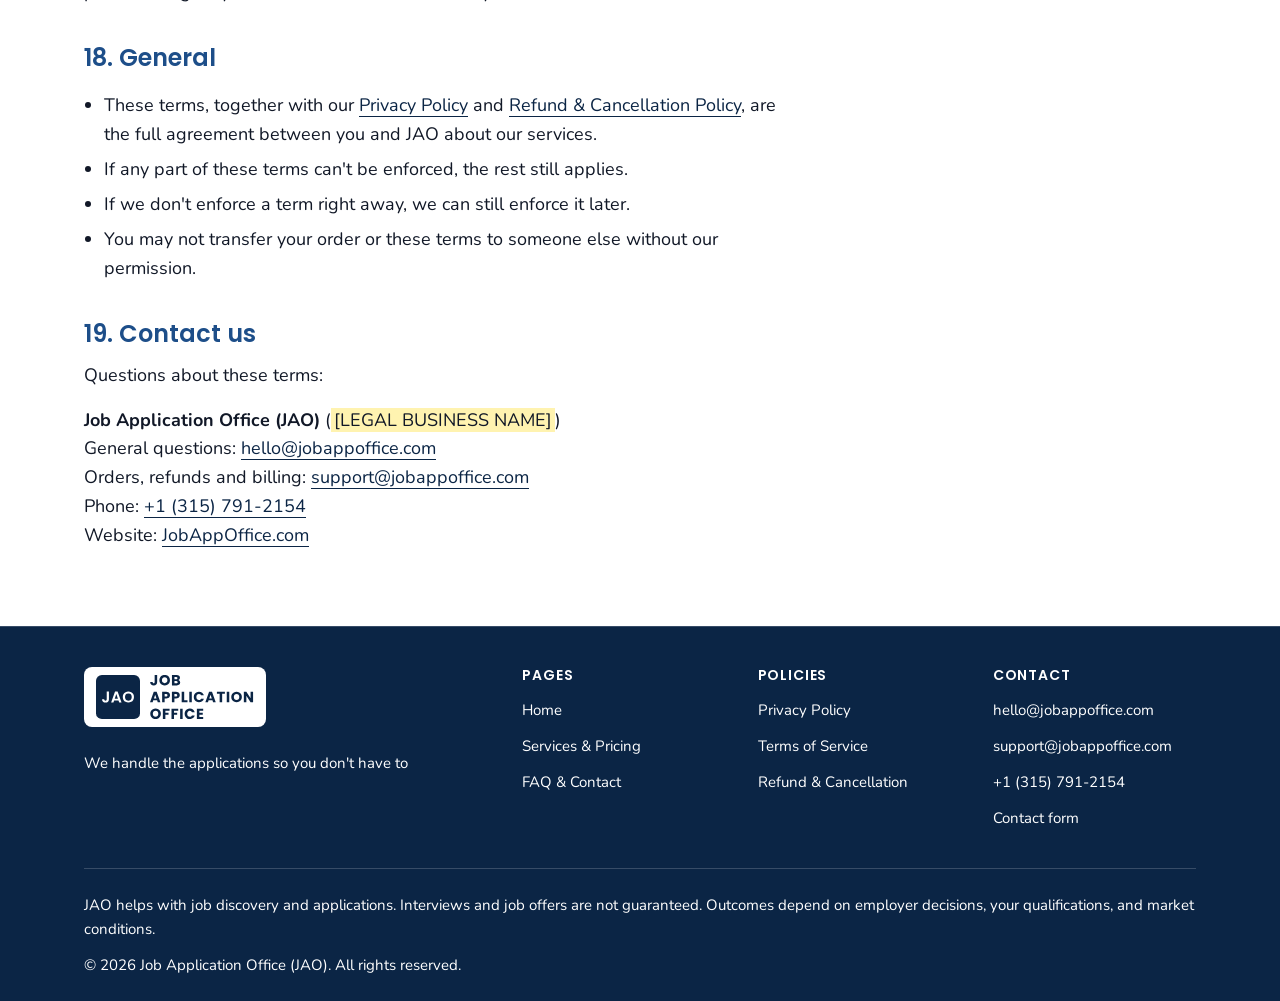
<file: terms.html>
<!DOCTYPE html>
<html lang="en">
<head>
  <meta charset="utf-8">
  <meta name="viewport" content="width=device-width, initial-scale=1">
  <title>Terms of Service | Job Application Office (JAO)</title>
  <meta name="description" content="The terms that apply when you use the Job Application Office (JAO) service.">
  <!-- Delete this "noindex" line once the placeholders are filled in and the terms are reviewed -->
  <meta name="robots" content="noindex">
  <link rel="icon" href="assets/img/favicon.svg?v=2" type="image/svg+xml">
  <link rel="stylesheet" href="css/styles.css?v=21">
</head>
<body>

  <a class="skip-link" href="#main">Skip to content</a>

  <!-- ===== HEADER START (copy changes to every page) ===== -->
  <header class="site-header">
    <div class="container header-inner">
      <a class="logo" href="index.html">
        <img src="assets/img/jao-logo.svg?v=2" alt="Job Application Office (JAO) home" width="323" height="90">
      </a>
      <nav class="main-nav" aria-label="Main">
        <ul>
          <li><a href="index.html">Home</a></li>
          <li><a href="services-pricing.html">Services &amp; Pricing</a></li>
          <li><a href="faq-contact.html">FAQ &amp; Contact</a></li>
        </ul>
      </nav>
      <a class="btn header-cta" href="services-pricing.html#packages">Start My Applications</a>
    </div>
  </header>
  <!-- ===== HEADER END ===== -->

  <main id="main">
    <!-- ===== TERMS OF SERVICE =====
         BEFORE RELYING ON THESE TERMS:
         1. Replace every yellow <mark class="fill">[...]</mark> placeholder (search for "fill").
         2. Have a lawyer review them, especially sections 13, 14 and 17.
         3. Delete the "noindex" line near the top, and add this page to sitemap.xml.
         Keep these terms consistent with privacy.html and refunds.html. -->
    <section class="section">
      <div class="container prose policy">
        <h1>Terms of Service</h1>
        <p>Effective date: October 10, 2026 &middot; Last updated: October 10, 2026</p>

        <p>These terms are an agreement between you and <mark class="fill">[LEGAL BUSINESS NAME]</mark>, doing business as Job Application Office ("JAO," "we," "us," or "our"). They apply when you use our website at <a href="https://jobappoffice.com/">JobAppOffice.com</a> or buy our services. By placing an order or using our services, you agree to these terms. If you don't agree, please don't use our services.</p>

        <!-- ===== TERMS AT A GLANCE ===== -->
        <div class="notice">
          <h2 class="glance-title">Terms at a glance</h2>
          <ul class="check-list">
            <li><strong>What we do:</strong> find suitable job openings, send them to you for approval, prepare your application materials, submit applications to the roles you approve, and track progress.</li>
            <li><strong>What we can't promise:</strong> interviews, job offers or any particular outcome. Employers make their own decisions.</li>
            <li><strong>Your part:</strong> give us accurate information and review your materials when asked.</li>
            <li><strong>Payment:</strong> you pay a one-time package price, plus any add-ons you choose, shown before you buy. There are no recurring charges.</li>
            <li><strong>Refunds:</strong> covered by our <a href="refunds.html">Refund &amp; Cancellation Policy</a>.</li>
            <li><strong>Your information:</strong> covered by our <a href="privacy.html">Privacy Policy</a>.</li>
          </ul>
        </div>

        <!-- ===== TABLE OF CONTENTS ===== -->
        <nav class="toc" aria-labelledby="toc-title">
          <h2 id="toc-title">Contents</h2>
          <ol>
            <li><a href="#eligibility">Who can use JAO</a></li>
            <li><a href="#service">Our service</a></li>
            <li><a href="#responsibilities">Your responsibilities</a></li>
            <li><a href="#authorization">Applying on your behalf</a></li>
            <li><a href="#payment">Packages, prices and payment</a></li>
            <li><a href="#refunds">Cancellations and refunds</a></li>
            <li><a href="#ai">AI tools</a></li>
            <li><a href="#get-discovered">Get Discovered</a></li>
            <li><a href="#communications">Emails from us</a></li>
            <li><a href="#content">Your materials and our content</a></li>
            <li><a href="#website-use">Using our website</a></li>
            <li><a href="#third-parties">Employers and other websites</a></li>
            <li><a href="#no-guarantee">No guarantee of results</a></li>
            <li><a href="#liability">Limits of our responsibility</a></li>
            <li><a href="#ending">Ending or pausing service</a></li>
            <li><a href="#changes">Changes to these terms</a></li>
            <li><a href="#disputes">Resolving disagreements</a></li>
            <li><a href="#general">General</a></li>
            <li><a href="#contact-us">Contact us</a></li>
          </ol>
        </nav>

        <!-- ===== 1. ELIGIBILITY ===== -->
        <h2 id="eligibility">1. Who can use JAO</h2>
        <p>You must be <strong>18 or older</strong> to buy or use our services. By ordering, you confirm that you are 18 or older and that the information and job search are your own.</p>

        <!-- ===== 2. OUR SERVICE ===== -->
        <h2 id="service">2. Our service</h2>
        <p>JAO provides job-search and application support. Depending on your package, this includes finding job openings that match the preferences you give us, sending you the roles we find for your approval, preparing and customizing your resume and other application materials, submitting applications to the roles you approve, and tracking their progress in an Application Tracker that we send you when your order is complete.</p>
        <p>JAO is <strong>not an employer, recruiter or staffing agency</strong>, and we don't make or influence hiring decisions. Each package covers the number of applications you buy, as described on our <a href="services-pricing.html">Services &amp; Pricing</a> page.</p>
        <p>We propose openings based on your preferences and the openings available, and you decide which ones we apply to. We may skip openings we can't apply to properly, for example because a job site doesn't allow applications submitted on someone's behalf.</p>
        <p><strong>Timing.</strong> We usually start finding roles within 5 business days of receiving your complete details. Once you've approved all your roles, we aim to complete your applications within 1–2 weeks, depending on our current volume of work. Time spent waiting for your approval doesn't count toward this estimate. These are estimates, not guarantees.</p>

        <!-- ===== 3. YOUR RESPONSIBILITIES ===== -->
        <h2 id="responsibilities">3. Your responsibilities</h2>
        <ul>
          <li><strong>Be accurate.</strong> Give us true, complete and up-to-date information about your education, work history, qualifications and preferences. We rely on what you tell us.</li>
          <li><strong>Review your materials</strong> whenever we ask you to or give you the chance, and tell us promptly about anything that needs correcting.</li>
          <li><strong>Only share what you have the right to share,</strong> and don't send information about other people without their permission.</li>
          <li><strong>Stay reachable</strong> at the email address you give us, so we can send updates and questions about your order.</li>
          <li><strong>Don't ask us to mislead employers,</strong> for example by inventing qualifications or experience. We may decline any request we believe is dishonest, unlawful or against a job site's rules.</li>
        </ul>

        <!-- ===== 4. AUTHORIZATION ===== -->
        <h2 id="authorization">4. Applying on your behalf</h2>
        <p>When you place an order and complete onboarding, you authorize JAO to search for openings that match your preferences and to send them to you for approval. <strong>We only submit applications to roles you approve.</strong> Approving a role authorizes us to prepare application materials and submit an application for you to that role, within the number of applications you bought.</p>
        <p>If you decline a proposed role, we'll look for a replacement, for up to 2 rounds of replacements. Applications that still don't have an approved role after that are refunded under our <a href="refunds.html#approval">Refund &amp; Cancellation Policy</a>. If you don't approve any of the roles we propose, we'll refund your order in full.</p>
        <p><strong>Your job-search email.</strong> We apply using a dedicated Gmail address that you create and own, and you set it to forward a copy of incoming mail to JAO. This lets us complete verification steps and track responses without ever needing your password. Any job-site accounts we create for you use this address, so you keep control of them. You can turn off forwarding at any time, but doing so before your order is complete may delay the remaining applications. You remain responsible for any accounts in your name and for following the terms of the job sites you use.</p>
        <p>You can change your preferences or stop further applications at any time by contacting us. Applications already submitted can't be withdrawn by us; you may need to contact the employer directly.</p>

        <!-- ===== 5. PAYMENT ===== -->
        <h2 id="payment">5. Packages, prices and payment</h2>
        <ul>
          <li>We offer fixed packages of applications, each at a set price, plus optional add-ons such as a Resume Refresh, tailored cover letters and a LinkedIn Refresh. Packages, add-ons and prices are shown on our <a href="services-pricing.html">Services &amp; Pricing</a> page and before you pay. Orders larger than our biggest package are quoted individually.</li>
          <li>The price you pay is the price shown when you placed your order. We may change prices for future orders at any time.</li>
          <li>Payments are handled by our payment provider. We don't store your full card details.</li>
          <li>Any taxes or charges required by law will be shown before you pay.</li>
          <li>Buying a package never sets up recurring charges.</li>
        </ul>

        <!-- ===== 6. REFUNDS ===== -->
        <h2 id="refunds">6. Cancellations and refunds</h2>
        <p>You can cancel all or part of your order at any time. Refunds are covered by our <a href="refunds.html">Refund &amp; Cancellation Policy</a>, which forms part of these terms. In short: unused applications are refundable for 6 months, applications we've started or submitted generally aren't, partial cancellations re-price the applications you used at the Kickstart rate, and if we can't complete your order because suitable openings run out, every incomplete application is refunded in full.</p>

        <!-- ===== 7. AI TOOLS ===== -->
        <h2 id="ai">7. AI tools</h2>
        <p>We may use artificial intelligence (AI) tools to help proofread and draft application materials. AI can make mistakes, so please review your materials whenever you're given the chance. Our <a href="privacy.html#ai">Privacy Policy</a> explains how information is handled when AI tools are used.</p>

        <!-- ===== 8. GET DISCOVERED ===== -->
        <h2 id="get-discovered">8. Get Discovered</h2>
        <p>Get Discovered is an optional program that shares your profile with partner recruiters and employers, who may pay JAO for access. It's off unless you choose to join, it doesn't affect your service or price, and you can leave at any time. See <a href="privacy.html#get-discovered">section 4 of our Privacy Policy</a> for details.</p>

        <!-- ===== 9. COMMUNICATIONS ===== -->
        <h2 id="communications">9. Emails from us</h2>
        <p>By ordering, you agree that we can email you about your order and applications. We may also send occasional marketing emails, which you can unsubscribe from at any time using the link in any of them.</p>

        <!-- ===== 10. CONTENT ===== -->
        <h2 id="content">10. Your materials and our content</h2>
        <p><strong>Your materials stay yours.</strong> You own your resume and the information you give us. You allow JAO to use, copy and adapt them only as needed to provide our services to you, including preparing and submitting your applications.</p>
        <p>Application materials we prepare for you are yours to use for your own job search.</p>
        <p>The JAO name, logo, website design and website content belong to JAO and may not be copied or used without our permission.</p>

        <!-- ===== 11. WEBSITE USE ===== -->
        <h2 id="website-use">11. Using our website</h2>
        <p>Please don't misuse our website. For example, don't attempt to break or overload it, copy it with automated tools, send spam through our contact form, or use it for anything unlawful.</p>

        <!-- ===== 12. THIRD PARTIES ===== -->
        <h2 id="third-parties">12. Employers and other websites</h2>
        <p>Employers, job sites and other services we interact with for you are independent of JAO. Their decisions, websites, terms and privacy practices are their own, and we aren't responsible for them.</p>

        <!-- ===== 13. NO GUARANTEE ===== -->
        <h2 id="no-guarantee">13. No guarantee of results</h2>
        <p><strong>JAO does not guarantee interviews, job offers, employment, responses from employers, or any particular outcome.</strong> Results depend on factors outside our control, including employer decisions, your qualifications and market conditions.</p>
        <p>We provide our services with reasonable care and skill. Apart from that, and as far as the law allows, our services and website are provided "as is", without other promises or warranties.</p>

        <!-- ===== 14. LIABILITY ===== -->
        <h2 id="liability">14. Limits of our responsibility</h2>
        <p>As far as the law allows:</p>
        <ul>
          <li>JAO is not responsible for indirect or consequential losses, such as lost job opportunities or lost earnings.</li>
          <li>JAO is not responsible for problems caused by inaccurate information you give us, by employers, job sites or other outside services, or by events beyond our reasonable control.</li>
          <li>Our total responsibility for any claim related to an order is limited to the amount you paid for that order.</li>
        </ul>
        <p>Nothing in these terms limits our responsibility for our own negligence, misconduct or fraud, or any responsibility that can't legally be limited. If something goes wrong because of our mistake, our <a href="refunds.html#our-mistakes">Refund &amp; Cancellation Policy</a> explains how we'll make it right.</p>

        <!-- ===== 15. ENDING SERVICE ===== -->
        <h2 id="ending">15. Ending or pausing service</h2>
        <p>We may pause or stop providing services if you break these terms, give us false information, ask us to do something dishonest or unlawful, or misuse our website. If we stop your service and it isn't due to a serious breach of these terms, we'll refund any unused applications at the price you paid.</p>
        <p>You can stop using our services at any time. Cancellations and refunds follow our <a href="refunds.html">Refund &amp; Cancellation Policy</a>.</p>

        <!-- ===== 16. CHANGES ===== -->
        <h2 id="changes">16. Changes to these terms</h2>
        <p>We may update these terms when our services or legal requirements change. We'll post the new version here and update the "Last updated" date. The version in effect when you placed your order applies to that order, unless the law says otherwise.</p>

        <!-- ===== 17. DISPUTES ===== -->
        <h2 id="disputes">17. Resolving disagreements</h2>
        <p>If you're unhappy with our service, please contact us first at <a href="mailto:support@jobappoffice.com">support@jobappoffice.com</a> so we can try to put it right. Most concerns can be resolved quickly this way.</p>
        <p>These terms are governed by the laws of the State of <mark class="fill">[STATE]</mark>, United States, without regard to its conflict-of-law rules. Nothing in this section removes any consumer protection rights you have under the laws where you live.</p>

        <!-- ===== 18. GENERAL ===== -->
        <h2 id="general">18. General</h2>
        <ul>
          <li>These terms, together with our <a href="privacy.html">Privacy Policy</a> and <a href="refunds.html">Refund &amp; Cancellation Policy</a>, are the full agreement between you and JAO about our services.</li>
          <li>If any part of these terms can't be enforced, the rest still applies.</li>
          <li>If we don't enforce a term right away, we can still enforce it later.</li>
          <li>You may not transfer your order or these terms to someone else without our permission.</li>
        </ul>

        <!-- ===== 19. CONTACT ===== -->
        <h2 id="contact-us">19. Contact us</h2>
        <p>Questions about these terms:</p>
        <p>
          <strong>Job Application Office (JAO)</strong> (<mark class="fill">[LEGAL BUSINESS NAME]</mark>)<br>
          General questions: <a href="mailto:hello@jobappoffice.com">hello@jobappoffice.com</a><br>
          Orders, refunds and billing: <a href="mailto:support@jobappoffice.com">support@jobappoffice.com</a><br>
          Phone: <a href="tel:+13157912154">+1 (315) 791-2154</a><br>
          Website: <a href="https://jobappoffice.com/">JobAppOffice.com</a>
        </p>
      </div>
    </section>
  </main>

  <!-- ===== FOOTER START (copy changes to every page) ===== -->
  <footer class="site-footer">
    <div class="container">
      <div class="footer-grid">
        <div>
          <a class="footer-logo" href="index.html">
            <img src="assets/img/jao-logo.svg?v=2" alt="Job Application Office (JAO) home" width="323" height="90" loading="lazy">
          </a>
          <p class="space-above">We handle the applications so you don't have to</p>
        </div>
        <div>
          <h2>Pages</h2>
          <ul>
            <li><a href="index.html">Home</a></li>
            <li><a href="services-pricing.html">Services &amp; Pricing</a></li>
            <li><a href="faq-contact.html">FAQ &amp; Contact</a></li>
          </ul>
        </div>
        <div>
          <h2>Policies</h2>
          <ul>
            <li><a href="privacy.html">Privacy Policy</a></li>
            <li><a href="terms.html">Terms of Service</a></li>
            <li><a href="refunds.html">Refund &amp; Cancellation</a></li>
          </ul>
        </div>
        <div>
          <h2>Contact</h2>
          <ul>
            <li><a href="mailto:hello@jobappoffice.com">hello@jobappoffice.com</a></li>
            <li><a href="mailto:support@jobappoffice.com">support@jobappoffice.com</a></li>
            <li><a href="tel:+13157912154">+1 (315) 791-2154</a></li>
            <li><a href="faq-contact.html#contact">Contact form</a></li>
          </ul>
        </div>
      </div>
      <div class="footer-bottom">
        <p>JAO helps with job discovery and applications. Interviews and job offers are not guaranteed. Outcomes depend on employer decisions, your qualifications, and market conditions.</p>
        <p>&copy; 2026 Job Application Office (JAO). All rights reserved.</p>
      </div>
    </div>
  </footer>
  <!-- ===== FOOTER END ===== -->

</body>
</html>
</file>
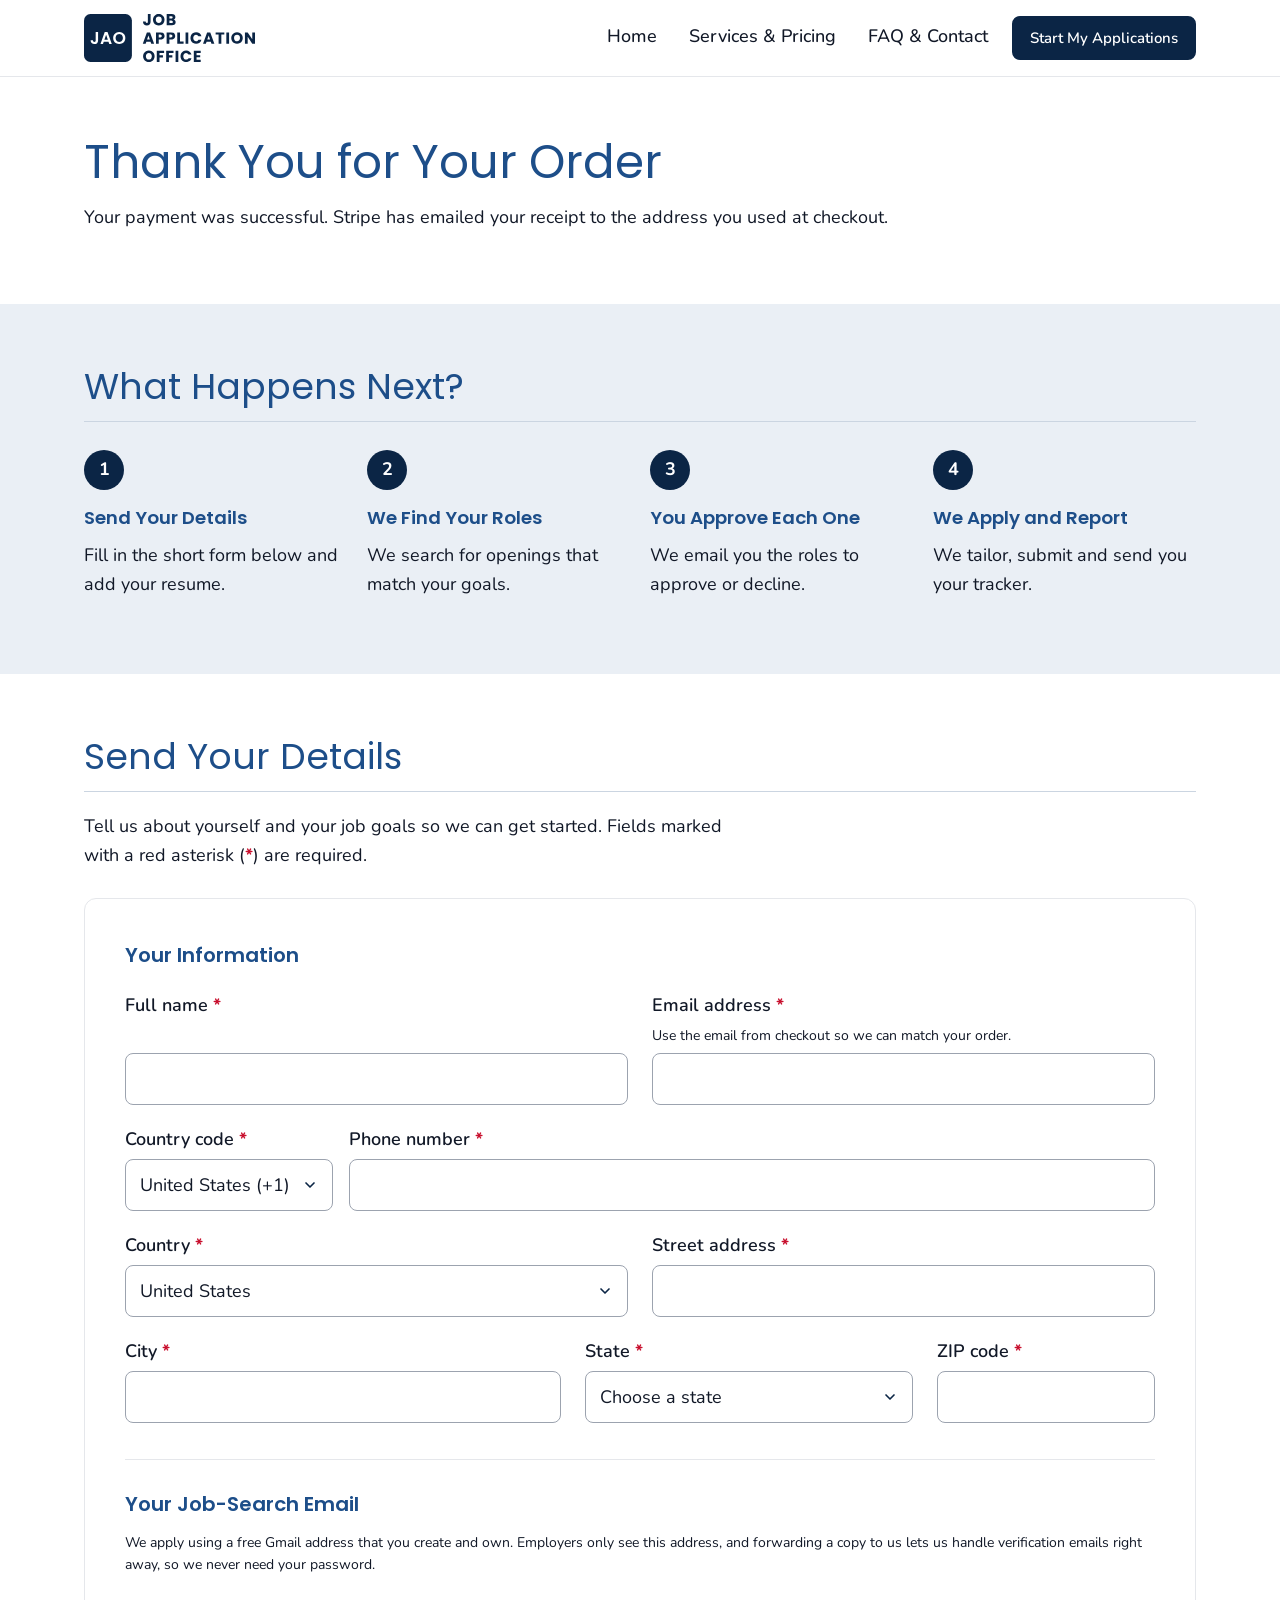
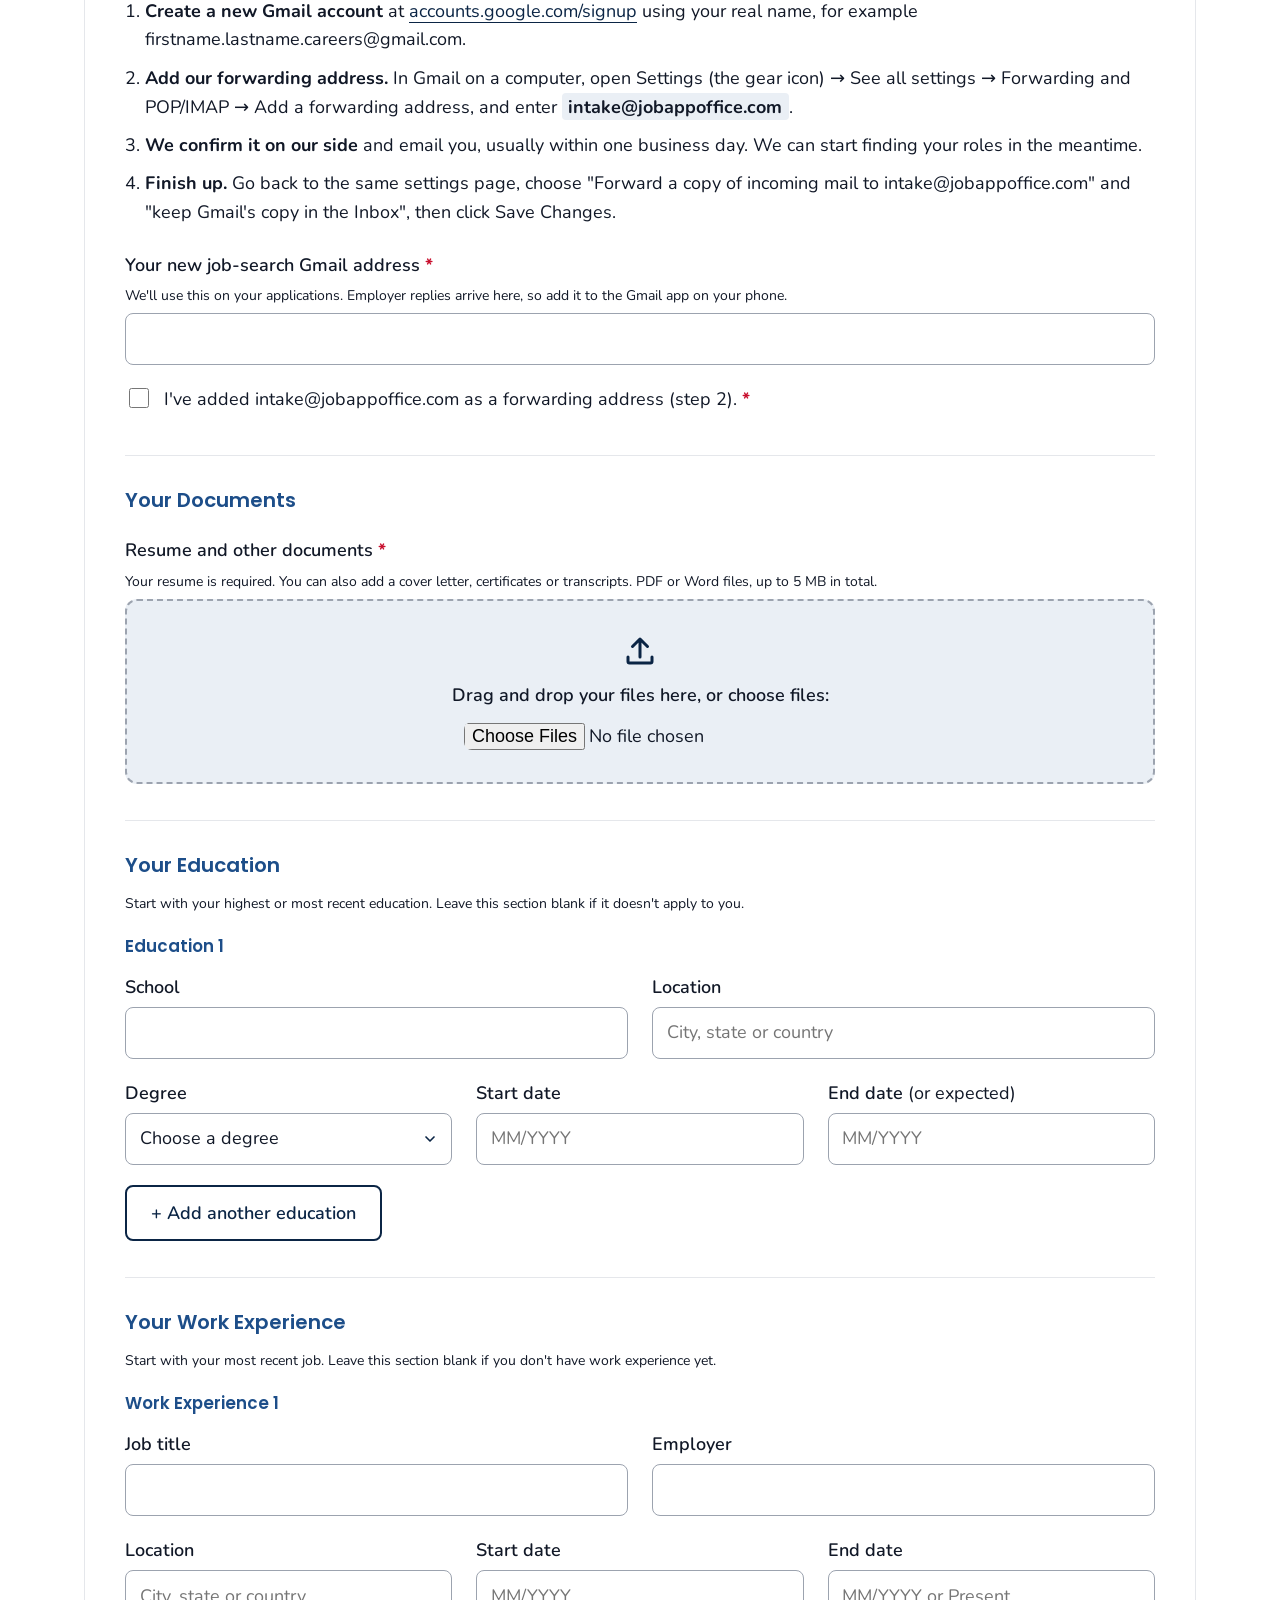
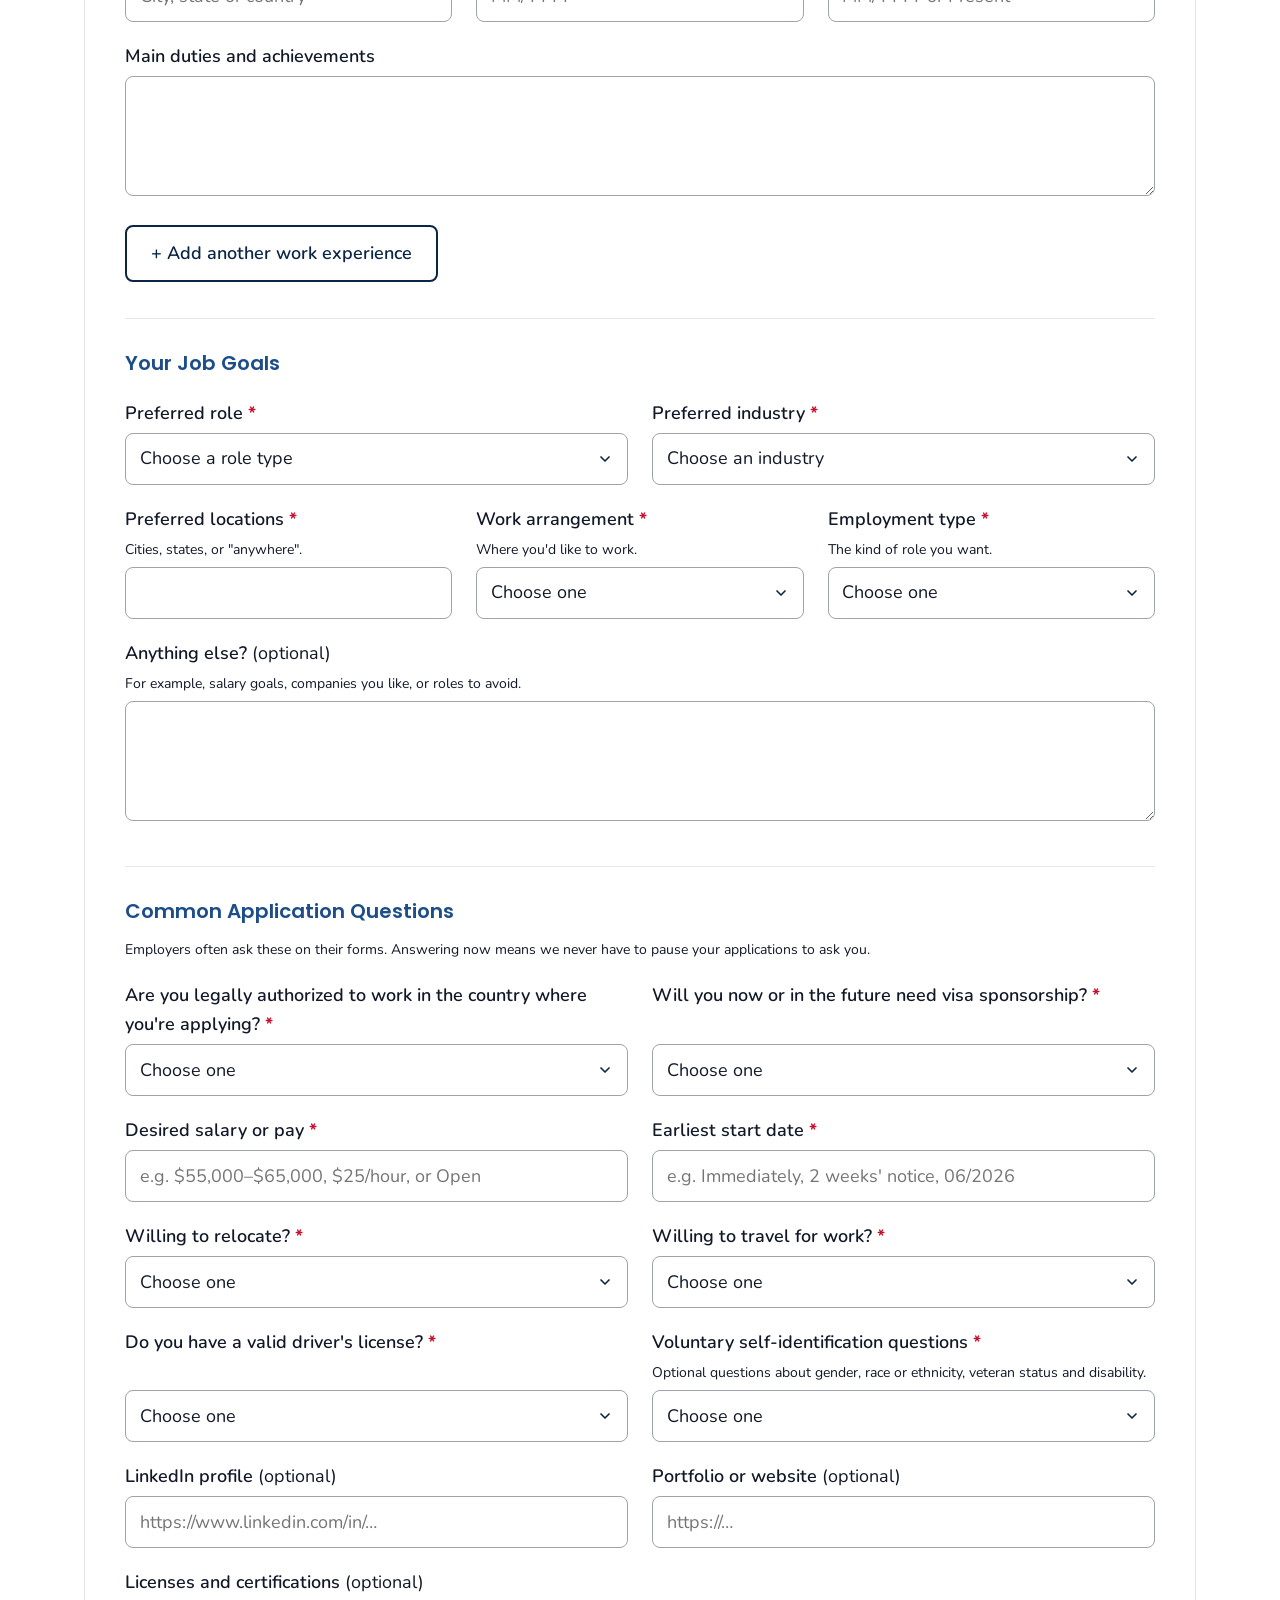
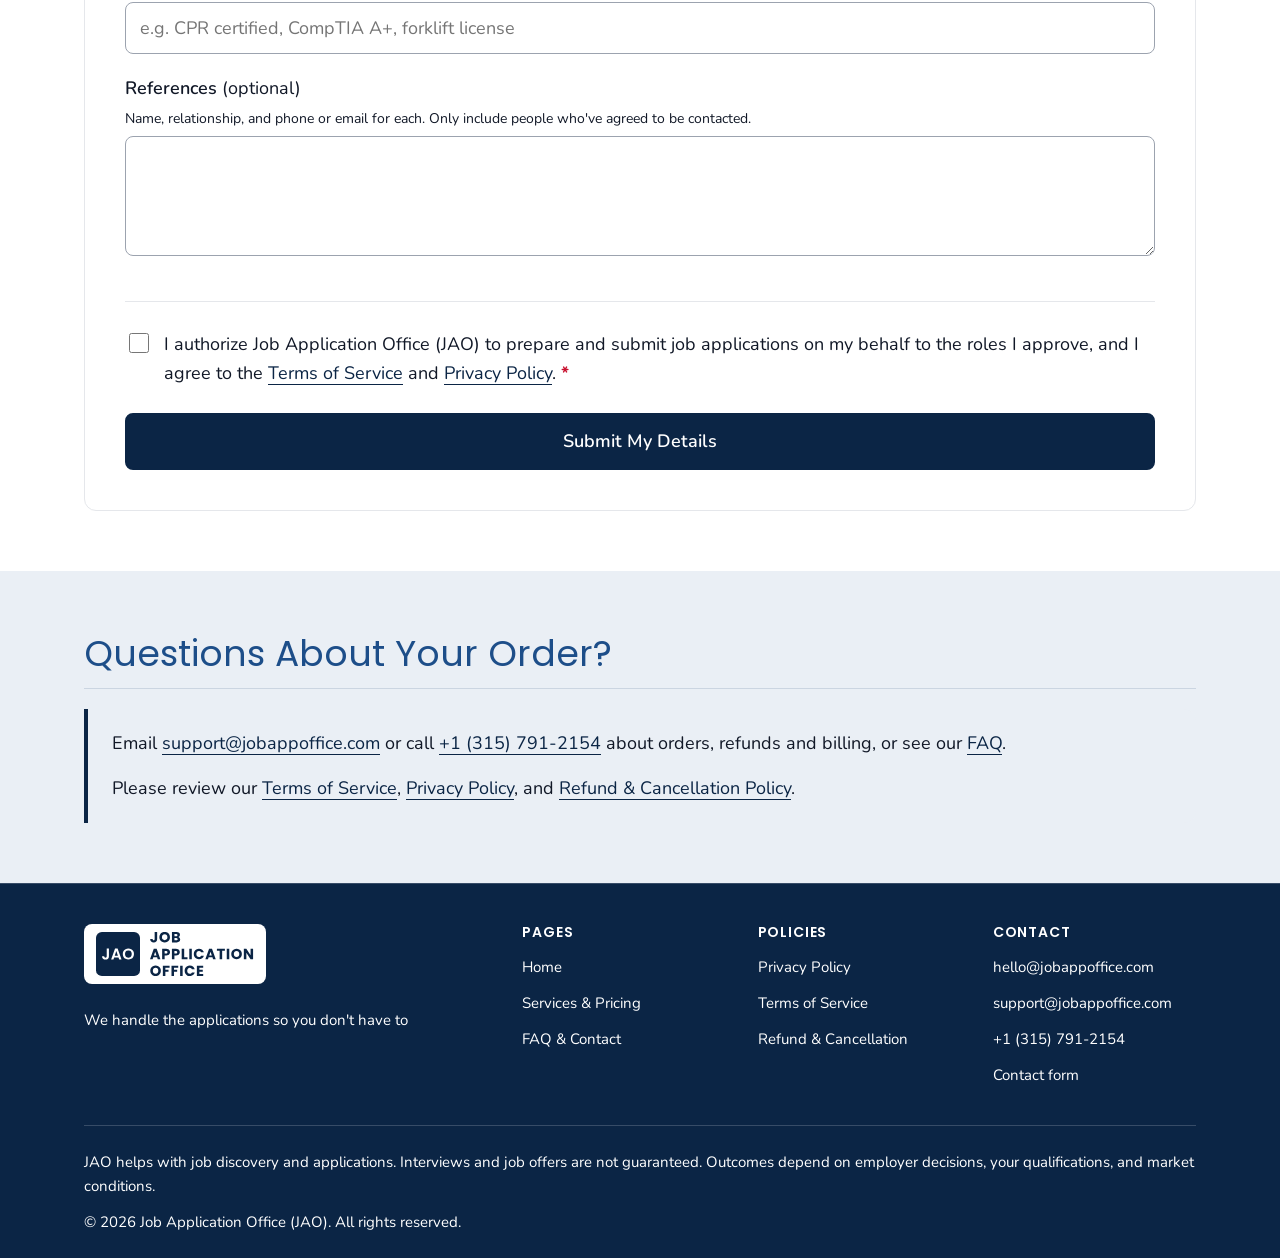
<file: thank-you.html>
<!DOCTYPE html>
<html lang="en">
<head>
  <meta charset="utf-8">
  <meta name="viewport" content="width=device-width, initial-scale=1">
  <title>Thank You for Your Order | Job Application Office (JAO)</title>
  <!-- Customers only reach this page after paying (Stripe sends them here), so keep it out of search results -->
  <meta name="robots" content="noindex">
  <link rel="icon" href="assets/img/favicon.svg?v=2" type="image/svg+xml">
  <link rel="preload" href="assets/fonts/nunito.woff2" as="font" type="font/woff2" crossorigin>
  <link rel="preload" href="assets/fonts/poppins-400.woff2" as="font" type="font/woff2" crossorigin>
  <link rel="stylesheet" href="css/styles.css?v=21">
</head>
<body>

  <a class="skip-link" href="#main">Skip to content</a>

  <!-- ===== HEADER START (copy changes to every page) ===== -->
  <header class="site-header">
    <div class="container header-inner">
      <a class="logo" href="index.html">
        <img src="assets/img/jao-logo.svg?v=2" alt="Job Application Office (JAO) home" width="323" height="90">
      </a>
      <nav class="main-nav" aria-label="Main">
        <ul>
          <li><a href="index.html">Home</a></li>
          <li><a href="services-pricing.html">Services &amp; Pricing</a></li>
          <li><a href="faq-contact.html">FAQ &amp; Contact</a></li>
        </ul>
      </nav>
      <a class="btn header-cta" href="services-pricing.html#packages">Start My Applications</a>
    </div>
  </header>
  <!-- ===== HEADER END ===== -->

  <main id="main">

    <!-- ===== ORDER CONFIRMED =====
         Stripe sends customers here after a successful payment
         (set in each Stripe Payment Link: After payment → Redirect to https://jobappoffice.com/thank-you). -->
    <section class="hero">
      <div class="container">
        <h1>Thank You for Your Order</h1>
        <p class="hero-lead">Your payment was successful. Stripe has emailed your receipt to the address you used at checkout.</p>
      </div>
    </section>

    <!-- ===== NEXT STEPS ===== -->
    <section class="section section--gray" aria-labelledby="next-title">
      <div class="container">
        <div class="section-intro">
          <h2 id="next-title">What Happens Next?</h2>
        </div>
        <ol class="grid grid--4 steps">
          <li class="step">
            <h3>Send Your Details</h3>
            <p>Fill in the short form below and add your resume.</p>
          </li>
          <li class="step">
            <h3>We Find Your Roles</h3>
            <p>We search for openings that match your goals.</p>
          </li>
          <li class="step">
            <h3>You Approve Each One</h3>
            <p>We email you the roles to approve or decline.</p>
          </li>
          <li class="step">
            <h3>We Apply and Report</h3>
            <p>We tailor, submit and send you your tracker.</p>
          </li>
        </ol>

      </div>
    </section>

    <!-- ===== ONBOARDING FORM (sent by Web3Forms, web3forms.com — paid plan, needed for file uploads) =====
         Answers and uploaded files are emailed to the address linked to the access key below.
         The access key is meant to be public — it only lets people SEND to you.
         To change the dropdown choices, edit the <option> lines. Keep "Other" last:
         choosing it shows the "tell us more" box underneath. -->
    <section class="section" aria-labelledby="details-title">
      <div class="container">
        <div class="section-intro">
          <h2 id="details-title">Send Your Details</h2>
          <p>Tell us about yourself and your job goals so we can get started. Fields marked with a red asterisk (<span class="req">*</span>) are required.</p>
        </div>

        <div class="card onboarding">
          <form id="onboarding-form" action="https://api.web3forms.com/submit" method="POST" enctype="multipart/form-data">
            <input type="hidden" name="access_key" value="879d6ad2-b53c-49a3-8fc7-3af688bc264d">
            <input type="hidden" name="subject" value="New customer details (JAO order)">
            <input type="hidden" name="from_name" value="JAO Website">

            <!-- Spam trap: hidden from people, but spam bots tick it and get rejected. Don't remove. -->
            <input type="checkbox" name="botcheck" class="bot-trap" tabindex="-1" autocomplete="off" aria-hidden="true">

            <!-- ----- 1. Personal information =====
                 Country codes and countries: edit the <option> lines. United States is listed first and chosen by default.
                 When a country other than the United States is chosen, the State dropdown switches to a text box
                 and "ZIP code" becomes "Postal code" (see js/onboarding.js). -->
            <fieldset>
              <legend>Your Information</legend>
              <div class="form-grid">
                <div class="field">
                  <label for="ob-name">Full name <span class="req" aria-hidden="true">*</span></label>
                  <input id="ob-name" name="Full name" type="text" autocomplete="name" required>
                </div>
                <div class="field">
                  <label for="ob-email">Email address <span class="req" aria-hidden="true">*</span></label>
                  <span class="hint" id="ob-email-hint">Use the email from checkout so we can match your order.</span>
                  <input id="ob-email" name="email" type="email" autocomplete="email" required aria-describedby="ob-email-hint">
                </div>
              </div>
              <div class="phone-row">
                <div class="field">
                  <label for="ob-phone-code">Country code <span class="req" aria-hidden="true">*</span></label>
                  <select id="ob-phone-code" name="Phone country code" required>
                    <option value="+1 (United States)" selected>United States (+1)</option>
                    <option value="+93 (Afghanistan)">Afghanistan (+93)</option>
                    <option value="+355 (Albania)">Albania (+355)</option>
                    <option value="+213 (Algeria)">Algeria (+213)</option>
                    <option value="+54 (Argentina)">Argentina (+54)</option>
                    <option value="+374 (Armenia)">Armenia (+374)</option>
                    <option value="+61 (Australia)">Australia (+61)</option>
                    <option value="+43 (Austria)">Austria (+43)</option>
                    <option value="+994 (Azerbaijan)">Azerbaijan (+994)</option>
                    <option value="+1 (Bahamas)">Bahamas (+1)</option>
                    <option value="+973 (Bahrain)">Bahrain (+973)</option>
                    <option value="+880 (Bangladesh)">Bangladesh (+880)</option>
                    <option value="+375 (Belarus)">Belarus (+375)</option>
                    <option value="+32 (Belgium)">Belgium (+32)</option>
                    <option value="+591 (Bolivia)">Bolivia (+591)</option>
                    <option value="+387 (Bosnia and Herzegovina)">Bosnia and Herzegovina (+387)</option>
                    <option value="+55 (Brazil)">Brazil (+55)</option>
                    <option value="+359 (Bulgaria)">Bulgaria (+359)</option>
                    <option value="+855 (Cambodia)">Cambodia (+855)</option>
                    <option value="+237 (Cameroon)">Cameroon (+237)</option>
                    <option value="+1 (Canada)">Canada (+1)</option>
                    <option value="+56 (Chile)">Chile (+56)</option>
                    <option value="+86 (China)">China (+86)</option>
                    <option value="+57 (Colombia)">Colombia (+57)</option>
                    <option value="+506 (Costa Rica)">Costa Rica (+506)</option>
                    <option value="+385 (Croatia)">Croatia (+385)</option>
                    <option value="+53 (Cuba)">Cuba (+53)</option>
                    <option value="+357 (Cyprus)">Cyprus (+357)</option>
                    <option value="+420 (Czech Republic)">Czech Republic (+420)</option>
                    <option value="+45 (Denmark)">Denmark (+45)</option>
                    <option value="+1 (Dominican Republic)">Dominican Republic (+1)</option>
                    <option value="+593 (Ecuador)">Ecuador (+593)</option>
                    <option value="+20 (Egypt)">Egypt (+20)</option>
                    <option value="+503 (El Salvador)">El Salvador (+503)</option>
                    <option value="+372 (Estonia)">Estonia (+372)</option>
                    <option value="+251 (Ethiopia)">Ethiopia (+251)</option>
                    <option value="+358 (Finland)">Finland (+358)</option>
                    <option value="+33 (France)">France (+33)</option>
                    <option value="+995 (Georgia)">Georgia (+995)</option>
                    <option value="+49 (Germany)">Germany (+49)</option>
                    <option value="+233 (Ghana)">Ghana (+233)</option>
                    <option value="+30 (Greece)">Greece (+30)</option>
                    <option value="+502 (Guatemala)">Guatemala (+502)</option>
                    <option value="+509 (Haiti)">Haiti (+509)</option>
                    <option value="+504 (Honduras)">Honduras (+504)</option>
                    <option value="+852 (Hong Kong)">Hong Kong (+852)</option>
                    <option value="+36 (Hungary)">Hungary (+36)</option>
                    <option value="+354 (Iceland)">Iceland (+354)</option>
                    <option value="+91 (India)">India (+91)</option>
                    <option value="+62 (Indonesia)">Indonesia (+62)</option>
                    <option value="+98 (Iran)">Iran (+98)</option>
                    <option value="+964 (Iraq)">Iraq (+964)</option>
                    <option value="+353 (Ireland)">Ireland (+353)</option>
                    <option value="+972 (Israel)">Israel (+972)</option>
                    <option value="+39 (Italy)">Italy (+39)</option>
                    <option value="+1 (Jamaica)">Jamaica (+1)</option>
                    <option value="+81 (Japan)">Japan (+81)</option>
                    <option value="+962 (Jordan)">Jordan (+962)</option>
                    <option value="+7 (Kazakhstan)">Kazakhstan (+7)</option>
                    <option value="+254 (Kenya)">Kenya (+254)</option>
                    <option value="+965 (Kuwait)">Kuwait (+965)</option>
                    <option value="+371 (Latvia)">Latvia (+371)</option>
                    <option value="+961 (Lebanon)">Lebanon (+961)</option>
                    <option value="+370 (Lithuania)">Lithuania (+370)</option>
                    <option value="+352 (Luxembourg)">Luxembourg (+352)</option>
                    <option value="+60 (Malaysia)">Malaysia (+60)</option>
                    <option value="+356 (Malta)">Malta (+356)</option>
                    <option value="+52 (Mexico)">Mexico (+52)</option>
                    <option value="+373 (Moldova)">Moldova (+373)</option>
                    <option value="+976 (Mongolia)">Mongolia (+976)</option>
                    <option value="+382 (Montenegro)">Montenegro (+382)</option>
                    <option value="+212 (Morocco)">Morocco (+212)</option>
                    <option value="+95 (Myanmar)">Myanmar (+95)</option>
                    <option value="+977 (Nepal)">Nepal (+977)</option>
                    <option value="+31 (Netherlands)">Netherlands (+31)</option>
                    <option value="+64 (New Zealand)">New Zealand (+64)</option>
                    <option value="+505 (Nicaragua)">Nicaragua (+505)</option>
                    <option value="+234 (Nigeria)">Nigeria (+234)</option>
                    <option value="+389 (North Macedonia)">North Macedonia (+389)</option>
                    <option value="+47 (Norway)">Norway (+47)</option>
                    <option value="+968 (Oman)">Oman (+968)</option>
                    <option value="+92 (Pakistan)">Pakistan (+92)</option>
                    <option value="+507 (Panama)">Panama (+507)</option>
                    <option value="+595 (Paraguay)">Paraguay (+595)</option>
                    <option value="+51 (Peru)">Peru (+51)</option>
                    <option value="+63 (Philippines)">Philippines (+63)</option>
                    <option value="+48 (Poland)">Poland (+48)</option>
                    <option value="+351 (Portugal)">Portugal (+351)</option>
                    <option value="+1 (Puerto Rico)">Puerto Rico (+1)</option>
                    <option value="+974 (Qatar)">Qatar (+974)</option>
                    <option value="+40 (Romania)">Romania (+40)</option>
                    <option value="+7 (Russia)">Russia (+7)</option>
                    <option value="+966 (Saudi Arabia)">Saudi Arabia (+966)</option>
                    <option value="+221 (Senegal)">Senegal (+221)</option>
                    <option value="+381 (Serbia)">Serbia (+381)</option>
                    <option value="+65 (Singapore)">Singapore (+65)</option>
                    <option value="+421 (Slovakia)">Slovakia (+421)</option>
                    <option value="+386 (Slovenia)">Slovenia (+386)</option>
                    <option value="+27 (South Africa)">South Africa (+27)</option>
                    <option value="+82 (South Korea)">South Korea (+82)</option>
                    <option value="+34 (Spain)">Spain (+34)</option>
                    <option value="+94 (Sri Lanka)">Sri Lanka (+94)</option>
                    <option value="+46 (Sweden)">Sweden (+46)</option>
                    <option value="+41 (Switzerland)">Switzerland (+41)</option>
                    <option value="+886 (Taiwan)">Taiwan (+886)</option>
                    <option value="+255 (Tanzania)">Tanzania (+255)</option>
                    <option value="+66 (Thailand)">Thailand (+66)</option>
                    <option value="+1 (Trinidad and Tobago)">Trinidad and Tobago (+1)</option>
                    <option value="+216 (Tunisia)">Tunisia (+216)</option>
                    <option value="+90 (Turkey)">Turkey (+90)</option>
                    <option value="+256 (Uganda)">Uganda (+256)</option>
                    <option value="+380 (Ukraine)">Ukraine (+380)</option>
                    <option value="+971 (United Arab Emirates)">United Arab Emirates (+971)</option>
                    <option value="+44 (United Kingdom)">United Kingdom (+44)</option>
                    <option value="+598 (Uruguay)">Uruguay (+598)</option>
                    <option value="+998 (Uzbekistan)">Uzbekistan (+998)</option>
                    <option value="+58 (Venezuela)">Venezuela (+58)</option>
                    <option value="+84 (Vietnam)">Vietnam (+84)</option>
                    <option value="+263 (Zimbabwe)">Zimbabwe (+263)</option>
                    <option value="Other (included in number)">Other (add code to number)</option>
                  </select>
                </div>
                <div class="field">
                  <label for="ob-phone">Phone number <span class="req" aria-hidden="true">*</span></label>
                  <input id="ob-phone" name="Phone" type="tel" autocomplete="tel-national" required>
                </div>
              </div>
              <div class="form-grid">
                <div class="field">
                  <label for="ob-country">Country <span class="req" aria-hidden="true">*</span></label>
                  <select id="ob-country" name="Country" autocomplete="country-name" required data-other="ob-country-other-field">
                    <option selected>United States</option>
                    <option>Afghanistan</option>
                    <option>Albania</option>
                    <option>Algeria</option>
                    <option>Argentina</option>
                    <option>Armenia</option>
                    <option>Australia</option>
                    <option>Austria</option>
                    <option>Azerbaijan</option>
                    <option>Bahamas</option>
                    <option>Bahrain</option>
                    <option>Bangladesh</option>
                    <option>Belarus</option>
                    <option>Belgium</option>
                    <option>Bolivia</option>
                    <option>Bosnia and Herzegovina</option>
                    <option>Brazil</option>
                    <option>Bulgaria</option>
                    <option>Cambodia</option>
                    <option>Cameroon</option>
                    <option>Canada</option>
                    <option>Chile</option>
                    <option>China</option>
                    <option>Colombia</option>
                    <option>Costa Rica</option>
                    <option>Croatia</option>
                    <option>Cuba</option>
                    <option>Cyprus</option>
                    <option>Czech Republic</option>
                    <option>Denmark</option>
                    <option>Dominican Republic</option>
                    <option>Ecuador</option>
                    <option>Egypt</option>
                    <option>El Salvador</option>
                    <option>Estonia</option>
                    <option>Ethiopia</option>
                    <option>Finland</option>
                    <option>France</option>
                    <option>Georgia</option>
                    <option>Germany</option>
                    <option>Ghana</option>
                    <option>Greece</option>
                    <option>Guatemala</option>
                    <option>Haiti</option>
                    <option>Honduras</option>
                    <option>Hong Kong</option>
                    <option>Hungary</option>
                    <option>Iceland</option>
                    <option>India</option>
                    <option>Indonesia</option>
                    <option>Iran</option>
                    <option>Iraq</option>
                    <option>Ireland</option>
                    <option>Israel</option>
                    <option>Italy</option>
                    <option>Jamaica</option>
                    <option>Japan</option>
                    <option>Jordan</option>
                    <option>Kazakhstan</option>
                    <option>Kenya</option>
                    <option>Kuwait</option>
                    <option>Latvia</option>
                    <option>Lebanon</option>
                    <option>Lithuania</option>
                    <option>Luxembourg</option>
                    <option>Malaysia</option>
                    <option>Malta</option>
                    <option>Mexico</option>
                    <option>Moldova</option>
                    <option>Mongolia</option>
                    <option>Montenegro</option>
                    <option>Morocco</option>
                    <option>Myanmar</option>
                    <option>Nepal</option>
                    <option>Netherlands</option>
                    <option>New Zealand</option>
                    <option>Nicaragua</option>
                    <option>Nigeria</option>
                    <option>North Macedonia</option>
                    <option>Norway</option>
                    <option>Oman</option>
                    <option>Pakistan</option>
                    <option>Panama</option>
                    <option>Paraguay</option>
                    <option>Peru</option>
                    <option>Philippines</option>
                    <option>Poland</option>
                    <option>Portugal</option>
                    <option>Puerto Rico</option>
                    <option>Qatar</option>
                    <option>Romania</option>
                    <option>Russia</option>
                    <option>Saudi Arabia</option>
                    <option>Senegal</option>
                    <option>Serbia</option>
                    <option>Singapore</option>
                    <option>Slovakia</option>
                    <option>Slovenia</option>
                    <option>South Africa</option>
                    <option>South Korea</option>
                    <option>Spain</option>
                    <option>Sri Lanka</option>
                    <option>Sweden</option>
                    <option>Switzerland</option>
                    <option>Taiwan</option>
                    <option>Tanzania</option>
                    <option>Thailand</option>
                    <option>Trinidad and Tobago</option>
                    <option>Tunisia</option>
                    <option>Turkey</option>
                    <option>Uganda</option>
                    <option>Ukraine</option>
                    <option>United Arab Emirates</option>
                    <option>United Kingdom</option>
                    <option>Uruguay</option>
                    <option>Uzbekistan</option>
                    <option>Venezuela</option>
                    <option>Vietnam</option>
                    <option>Zimbabwe</option>
                    <option>Other</option>
                  </select>
                </div>
                <div class="field">
                  <label for="ob-street">Street address <span class="req" aria-hidden="true">*</span></label>
                  <input id="ob-street" name="Street address" type="text" autocomplete="street-address" required>
                </div>
              </div>
              <!-- Shown only when "Other" is chosen as the country -->
              <div class="field other-field" id="ob-country-other-field">
                <label for="ob-country-other">Country name <span class="req" aria-hidden="true">*</span></label>
                <input id="ob-country-other" name="Country (details)" type="text">
              </div>
              <div class="form-grid form-grid--3">
                <div class="field">
                  <label for="ob-city">City <span class="req" aria-hidden="true">*</span></label>
                  <input id="ob-city" name="City" type="text" autocomplete="address-level2" required>
                </div>
                <div class="field" id="ob-state-field">
                  <label for="ob-state">State <span class="req" aria-hidden="true">*</span></label>
                  <select id="ob-state" name="State" autocomplete="address-level1" required>
                    <option value="">Choose a state</option>
                    <option>Alabama</option><option>Alaska</option><option>Arizona</option><option>Arkansas</option>
                    <option>California</option><option>Colorado</option><option>Connecticut</option><option>Delaware</option>
                    <option>District of Columbia</option><option>Florida</option><option>Georgia</option><option>Hawaii</option>
                    <option>Idaho</option><option>Illinois</option><option>Indiana</option><option>Iowa</option>
                    <option>Kansas</option><option>Kentucky</option><option>Louisiana</option><option>Maine</option>
                    <option>Maryland</option><option>Massachusetts</option><option>Michigan</option><option>Minnesota</option>
                    <option>Mississippi</option><option>Missouri</option><option>Montana</option><option>Nebraska</option>
                    <option>Nevada</option><option>New Hampshire</option><option>New Jersey</option><option>New Mexico</option>
                    <option>New York</option><option>North Carolina</option><option>North Dakota</option><option>Ohio</option>
                    <option>Oklahoma</option><option>Oregon</option><option>Pennsylvania</option><option>Rhode Island</option>
                    <option>South Carolina</option><option>South Dakota</option><option>Tennessee</option><option>Texas</option>
                    <option>Utah</option><option>Vermont</option><option>Virginia</option><option>Washington</option>
                    <option>West Virginia</option><option>Wisconsin</option><option>Wyoming</option>
                  </select>
                </div>
                <div class="field" id="ob-region-field" hidden>
                  <label for="ob-region">State / province / region <span class="req" aria-hidden="true">*</span></label>
                  <input id="ob-region" name="State / province / region" type="text" autocomplete="address-level1" required disabled>
                </div>
                <div class="field">
                  <label for="ob-zip"><span id="ob-zip-label">ZIP code</span> <span class="req" aria-hidden="true">*</span></label>
                  <input id="ob-zip" name="ZIP / postal code" type="text" inputmode="numeric" autocomplete="postal-code" pattern="[0-9]{5}(-[0-9]{4})?" required>
                </div>
              </div>
            </fieldset>

            <!-- ----- 2. Job-search email =====
                 Customers create their own Gmail for applications and forward a copy to JAO.
                 intake@jobappoffice.com must exist in Cloudflare Email Routing (Email → Email Routing → Routing rules).
                 Employers never see the intake address. The email_off comments stop Cloudflare from hiding the address. -->
            <fieldset>
              <legend>Your Job-Search Email</legend>
              <p class="hint">We apply using a free Gmail address that you create and own. Employers only see this address, and forwarding a copy to us lets us handle verification emails right away, so we never need your password.</p>
              <ol class="setup-steps">
                <li><strong>Create a new Gmail account</strong> at <a href="https://accounts.google.com/signup" target="_blank" rel="noopener">accounts.google.com/signup</a> using your real name, for example firstname.lastname.careers@gmail.com.</li>
                <li><strong>Add our forwarding address.</strong> In Gmail on a computer, open Settings (the gear icon) &rarr; See all settings &rarr; Forwarding and POP/IMAP &rarr; Add a forwarding address, and enter <code><!--email_off-->intake@jobappoffice.com<!--/email_off--></code>.</li>
                <li><strong>We confirm it on our side</strong> and email you, usually within one business day. We can start finding your roles in the meantime.</li>
                <li><strong>Finish up.</strong> Go back to the same settings page, choose "Forward a copy of incoming mail to <!--email_off-->intake@jobappoffice.com<!--/email_off-->" and "keep Gmail's copy in the Inbox", then click Save Changes.</li>
              </ol>
              <div class="field">
                <label for="ob-jobemail">Your new job-search Gmail address <span class="req" aria-hidden="true">*</span></label>
                <span class="hint" id="ob-jobemail-hint">We'll use this on your applications. Employer replies arrive here, so add it to the Gmail app on your phone.</span>
                <input id="ob-jobemail" name="Job-search Gmail" type="email" pattern=".+@(gmail|googlemail)\.com" title="Please enter a Gmail address ending in @gmail.com" required aria-describedby="ob-jobemail-hint">
              </div>
              <div class="field check-field">
                <input id="ob-forwarding" name="Forwarding" type="checkbox" value="Forwarding address added in Gmail" required>
                <label for="ob-forwarding">I've added <!--email_off-->intake@jobappoffice.com<!--/email_off--> as a forwarding address (step 2). <span class="req" aria-hidden="true">*</span></label>
              </div>
            </fieldset>

            <!-- ----- 3. Documents ----- -->
            <fieldset>
              <legend>Your Documents</legend>
              <div class="field">
                <label for="ob-files">Resume and other documents <span class="req" aria-hidden="true">*</span></label>
                <span class="hint" id="ob-files-hint">Your resume is required. You can also add a cover letter, certificates or transcripts. PDF or Word files, up to 5 MB in total.</span>
                <div class="dropzone" id="dropzone">
                  <svg width="36" height="36" viewBox="0 0 24 24" fill="none" stroke="currentColor" stroke-width="2" stroke-linecap="round" stroke-linejoin="round" aria-hidden="true"><path d="M12 16V4M7 9l5-5 5 5"/><path d="M4 16v3a1 1 0 0 0 1 1h14a1 1 0 0 0 1-1v-3"/></svg>
                  <p class="dropzone-text">Drag and drop your files here, or choose files:</p>
                  <input id="ob-files" name="attachment" type="file" multiple required accept=".pdf,.doc,.docx,application/pdf,application/msword,application/vnd.openxmlformats-officedocument.wordprocessingml.document" aria-describedby="ob-files-hint">
                </div>
                <ul class="file-list" id="file-list" aria-live="polite"></ul>
              </div>
            </fieldset>

            <!-- ----- 4. Education =====
                 Education 2 and 3 start hidden. The "Add another education"
                 button shows them one at a time (up to 3), see js/onboarding.js. -->
            <fieldset>
              <legend>Your Education</legend>
              <p class="hint">Start with your highest or most recent education. Leave this section blank if it doesn't apply to you.</p>

              <div class="entry" id="edu-1">
                <h3 class="entry-heading">Education 1</h3>
                <div class="form-grid">
                  <div class="field">
                    <label for="edu1-school">School</label>
                    <input id="edu1-school" name="Education 1 - School" type="text">
                  </div>
                  <div class="field">
                    <label for="edu1-location">Location</label>
                    <input id="edu1-location" name="Education 1 - Location" type="text" placeholder="City, state or country">
                  </div>
                </div>
                <div class="form-grid form-grid--even3">
                  <div class="field">
                    <label for="edu1-degree">Degree</label>
                    <select id="edu1-degree" name="Education 1 - Degree">
                      <option value="">Choose a degree</option>
                      <option>High School</option>
                      <option>Associate&#39;s</option>
                      <option>Bachelor&#39;s</option>
                      <option>Master&#39;s</option>
                      <option>PhD</option>
                      <option>Professional</option>
                      <option>N/A</option>
                    </select>
                  </div>
                  <div class="field">
                    <label for="edu1-start">Start date</label>
                    <input id="edu1-start" name="Education 1 - Start date" type="text" inputmode="numeric" placeholder="MM/YYYY" pattern="(0[1-9]|1[0-2])/[0-9]{4}" title="Use the format MM/YYYY, for example 09/2021">
                  </div>
                  <div class="field">
                    <label for="edu1-end">End date <span class="optional">(or expected)</span></label>
                    <input id="edu1-end" name="Education 1 - End date" type="text" inputmode="numeric" placeholder="MM/YYYY" pattern="(0[1-9]|1[0-2])/[0-9]{4}" title="Use the format MM/YYYY, for example 05/2025">
                  </div>
                </div>
              </div>

              <div class="entry" id="edu-2" hidden>
                <h3 class="entry-heading">Education 2</h3>
                <div class="form-grid">
                  <div class="field">
                    <label for="edu2-school">School</label>
                    <input id="edu2-school" name="Education 2 - School" type="text" disabled>
                  </div>
                  <div class="field">
                    <label for="edu2-location">Location</label>
                    <input id="edu2-location" name="Education 2 - Location" type="text" placeholder="City, state or country" disabled>
                  </div>
                </div>
                <div class="form-grid form-grid--even3">
                  <div class="field">
                    <label for="edu2-degree">Degree</label>
                    <select id="edu2-degree" name="Education 2 - Degree" disabled>
                      <option value="">Choose a degree</option>
                      <option>High School</option>
                      <option>Associate&#39;s</option>
                      <option>Bachelor&#39;s</option>
                      <option>Master&#39;s</option>
                      <option>PhD</option>
                      <option>Professional</option>
                      <option>N/A</option>
                    </select>
                  </div>
                  <div class="field">
                    <label for="edu2-start">Start date</label>
                    <input id="edu2-start" name="Education 2 - Start date" type="text" inputmode="numeric" placeholder="MM/YYYY" pattern="(0[1-9]|1[0-2])/[0-9]{4}" title="Use the format MM/YYYY, for example 09/2021" disabled>
                  </div>
                  <div class="field">
                    <label for="edu2-end">End date <span class="optional">(or expected)</span></label>
                    <input id="edu2-end" name="Education 2 - End date" type="text" inputmode="numeric" placeholder="MM/YYYY" pattern="(0[1-9]|1[0-2])/[0-9]{4}" title="Use the format MM/YYYY, for example 05/2025" disabled>
                  </div>
                </div>
                <button class="link-btn entry-remove" type="button">Remove Education 2</button>
              </div>

              <div class="entry" id="edu-3" hidden>
                <h3 class="entry-heading">Education 3</h3>
                <div class="form-grid">
                  <div class="field">
                    <label for="edu3-school">School</label>
                    <input id="edu3-school" name="Education 3 - School" type="text" disabled>
                  </div>
                  <div class="field">
                    <label for="edu3-location">Location</label>
                    <input id="edu3-location" name="Education 3 - Location" type="text" placeholder="City, state or country" disabled>
                  </div>
                </div>
                <div class="form-grid form-grid--even3">
                  <div class="field">
                    <label for="edu3-degree">Degree</label>
                    <select id="edu3-degree" name="Education 3 - Degree" disabled>
                      <option value="">Choose a degree</option>
                      <option>High School</option>
                      <option>Associate&#39;s</option>
                      <option>Bachelor&#39;s</option>
                      <option>Master&#39;s</option>
                      <option>PhD</option>
                      <option>Professional</option>
                      <option>N/A</option>
                    </select>
                  </div>
                  <div class="field">
                    <label for="edu3-start">Start date</label>
                    <input id="edu3-start" name="Education 3 - Start date" type="text" inputmode="numeric" placeholder="MM/YYYY" pattern="(0[1-9]|1[0-2])/[0-9]{4}" title="Use the format MM/YYYY, for example 09/2021" disabled>
                  </div>
                  <div class="field">
                    <label for="edu3-end">End date <span class="optional">(or expected)</span></label>
                    <input id="edu3-end" name="Education 3 - End date" type="text" inputmode="numeric" placeholder="MM/YYYY" pattern="(0[1-9]|1[0-2])/[0-9]{4}" title="Use the format MM/YYYY, for example 05/2025" disabled>
                  </div>
                </div>
                <button class="link-btn entry-remove" type="button">Remove Education 3</button>
              </div>

              <button class="btn btn--outline add-entry" type="button">+ Add another education</button>
            </fieldset>

            <!-- ----- 5. Work experience =====
                 Work Experience 2 and 3 start hidden. The "Add another work experience"
                 button shows them one at a time (up to 3), see js/onboarding.js. -->
            <fieldset>
              <legend>Your Work Experience</legend>
              <p class="hint">Start with your most recent job. Leave this section blank if you don't have work experience yet.</p>

              <div class="entry" id="job-1">
                <h3 class="entry-heading">Work Experience 1</h3>
                <div class="form-grid">
                  <div class="field">
                    <label for="job1-title">Job title</label>
                    <input id="job1-title" name="Job 1 - Title" type="text">
                  </div>
                  <div class="field">
                    <label for="job1-employer">Employer</label>
                    <input id="job1-employer" name="Job 1 - Employer" type="text">
                  </div>
                </div>
                <div class="form-grid form-grid--even3">
                  <div class="field">
                    <label for="job1-location">Location</label>
                    <input id="job1-location" name="Job 1 - Location" type="text" placeholder="City, state or country">
                  </div>
                  <div class="field">
                    <label for="job1-start">Start date</label>
                    <input id="job1-start" name="Job 1 - Start date" type="text" inputmode="numeric" placeholder="MM/YYYY" pattern="(0[1-9]|1[0-2])/[0-9]{4}" title="Use the format MM/YYYY">
                  </div>
                  <div class="field">
                    <label for="job1-end">End date</label>
                    <input id="job1-end" name="Job 1 - End date" type="text" placeholder="MM/YYYY or Present" pattern="(0[1-9]|1[0-2])/[0-9]{4}|[Pp]resent" title="Use the format MM/YYYY, or type Present">
                  </div>
                </div>
                <div class="field">
                  <label for="job1-duties">Main duties and achievements</label>
                  <textarea id="job1-duties" name="Job 1 - Duties"></textarea>
                </div>
              </div>

              <div class="entry" id="job-2" hidden>
                <h3 class="entry-heading">Work Experience 2</h3>
                <div class="form-grid">
                  <div class="field">
                    <label for="job2-title">Job title</label>
                    <input id="job2-title" name="Job 2 - Title" type="text" disabled>
                  </div>
                  <div class="field">
                    <label for="job2-employer">Employer</label>
                    <input id="job2-employer" name="Job 2 - Employer" type="text" disabled>
                  </div>
                </div>
                <div class="form-grid form-grid--even3">
                  <div class="field">
                    <label for="job2-location">Location</label>
                    <input id="job2-location" name="Job 2 - Location" type="text" placeholder="City, state or country" disabled>
                  </div>
                  <div class="field">
                    <label for="job2-start">Start date</label>
                    <input id="job2-start" name="Job 2 - Start date" type="text" inputmode="numeric" placeholder="MM/YYYY" pattern="(0[1-9]|1[0-2])/[0-9]{4}" title="Use the format MM/YYYY" disabled>
                  </div>
                  <div class="field">
                    <label for="job2-end">End date</label>
                    <input id="job2-end" name="Job 2 - End date" type="text" placeholder="MM/YYYY or Present" pattern="(0[1-9]|1[0-2])/[0-9]{4}|[Pp]resent" title="Use the format MM/YYYY, or type Present" disabled>
                  </div>
                </div>
                <div class="field">
                  <label for="job2-duties">Main duties and achievements</label>
                  <textarea id="job2-duties" name="Job 2 - Duties" disabled></textarea>
                </div>
                <button class="link-btn entry-remove" type="button">Remove Work Experience 2</button>
              </div>

              <div class="entry" id="job-3" hidden>
                <h3 class="entry-heading">Work Experience 3</h3>
                <div class="form-grid">
                  <div class="field">
                    <label for="job3-title">Job title</label>
                    <input id="job3-title" name="Job 3 - Title" type="text" disabled>
                  </div>
                  <div class="field">
                    <label for="job3-employer">Employer</label>
                    <input id="job3-employer" name="Job 3 - Employer" type="text" disabled>
                  </div>
                </div>
                <div class="form-grid form-grid--even3">
                  <div class="field">
                    <label for="job3-location">Location</label>
                    <input id="job3-location" name="Job 3 - Location" type="text" placeholder="City, state or country" disabled>
                  </div>
                  <div class="field">
                    <label for="job3-start">Start date</label>
                    <input id="job3-start" name="Job 3 - Start date" type="text" inputmode="numeric" placeholder="MM/YYYY" pattern="(0[1-9]|1[0-2])/[0-9]{4}" title="Use the format MM/YYYY" disabled>
                  </div>
                  <div class="field">
                    <label for="job3-end">End date</label>
                    <input id="job3-end" name="Job 3 - End date" type="text" placeholder="MM/YYYY or Present" pattern="(0[1-9]|1[0-2])/[0-9]{4}|[Pp]resent" title="Use the format MM/YYYY, or type Present" disabled>
                  </div>
                </div>
                <div class="field">
                  <label for="job3-duties">Main duties and achievements</label>
                  <textarea id="job3-duties" name="Job 3 - Duties" disabled></textarea>
                </div>
                <button class="link-btn entry-remove" type="button">Remove Work Experience 3</button>
              </div>

              <button class="btn btn--outline add-entry" type="button">+ Add another work experience</button>
            </fieldset>

            <!-- ----- 6. Job goals ----- -->
            <fieldset>
              <legend>Your Job Goals</legend>
              <div class="form-grid">
                <div class="field">
                  <label for="ob-role">Preferred role <span class="req" aria-hidden="true">*</span></label>
                  <select id="ob-role" name="Preferred role" required data-other="ob-role-other-field">
                    <option value="">Choose a role type</option>
                    <option>Administrative and office support</option>
                    <option>Customer service</option>
                    <option>Sales</option>
                    <option>Marketing and communications</option>
                    <option>IT and software</option>
                    <option>Data and analytics</option>
                    <option>Finance and accounting</option>
                    <option>Healthcare</option>
                    <option>Engineering</option>
                    <option>Education and training</option>
                    <option>Hospitality and food service</option>
                    <option>Operations and logistics</option>
                    <option>Skilled trades</option>
                    <option>Management</option>
                    <option>Other</option>
                  </select>
                </div>
                <div class="field">
                  <label for="ob-industry">Preferred industry <span class="req" aria-hidden="true">*</span></label>
                  <select id="ob-industry" name="Preferred industry" required data-other="ob-industry-other-field">
                    <option value="">Choose an industry</option>
                    <option>Technology</option>
                    <option>Healthcare</option>
                    <option>Finance and insurance</option>
                    <option>Retail</option>
                    <option>Manufacturing</option>
                    <option>Education</option>
                    <option>Government and public sector</option>
                    <option>Nonprofit</option>
                    <option>Hospitality and tourism</option>
                    <option>Construction and real estate</option>
                    <option>Transportation and logistics</option>
                    <option>Media and entertainment</option>
                    <option>Energy and utilities</option>
                    <option>No preference</option>
                    <option>Other</option>
                  </select>
                </div>
              </div>
              <!-- "Tell us more" boxes: shown only when "Other" is chosen above (see js/onboarding.js) -->
              <div class="field other-field" id="ob-role-other-field">
                <label for="ob-role-other">Tell us more about the role you want <span class="req" aria-hidden="true">*</span></label>
                <input id="ob-role-other" name="Preferred role (details)" type="text">
              </div>
              <div class="field other-field" id="ob-industry-other-field">
                <label for="ob-industry-other">Tell us more about the industry you want <span class="req" aria-hidden="true">*</span></label>
                <input id="ob-industry-other" name="Preferred industry (details)" type="text">
              </div>
              <div class="form-grid form-grid--even3">
                <div class="field">
                  <label for="ob-locations">Preferred locations <span class="req" aria-hidden="true">*</span></label>
                  <span class="hint" id="ob-locations-hint">Cities, states, or "anywhere".</span>
                  <input id="ob-locations" name="Preferred locations" type="text" required aria-describedby="ob-locations-hint">
                </div>
                <div class="field">
                  <label for="ob-arrangement">Work arrangement <span class="req" aria-hidden="true">*</span></label>
                  <span class="hint" id="ob-arrangement-hint">Where you'd like to work.</span>
                  <select id="ob-arrangement" name="Work arrangement" required aria-describedby="ob-arrangement-hint">
                    <option value="">Choose one</option>
                    <option>No preference</option>
                    <option>Remote</option>
                    <option>Hybrid</option>
                    <option>On-site</option>
                  </select>
                </div>
                <div class="field">
                  <label for="ob-employment">Employment type <span class="req" aria-hidden="true">*</span></label>
                  <span class="hint" id="ob-employment-hint">The kind of role you want.</span>
                  <select id="ob-employment" name="Employment type" required aria-describedby="ob-employment-hint">
                    <option value="">Choose one</option>
                    <option>Full-time</option>
                    <option>Part-time</option>
                    <option>Contract</option>
                    <option>Open to any</option>
                  </select>
                </div>
              </div>
              <div class="field">
                <label for="ob-more">Anything else? <span class="optional">(optional)</span></label>
                <span class="hint" id="ob-more-hint">For example, salary goals, companies you like, or roles to avoid.</span>
                <textarea id="ob-more" name="Other job criteria" aria-describedby="ob-more-hint"></textarea>
              </div>
            </fieldset>

            <!-- ----- 7. Common application questions =====
                 Answers to the extra questions employers ask, so applications never pause to ask the customer.
                 Voluntary self-identification answers (gender, race, veteran, disability) are NOT collected here. -->
            <fieldset>
              <legend>Common Application Questions</legend>
              <p class="hint">Employers often ask these on their forms. Answering now means we never have to pause your applications to ask you.</p>
              <div class="form-grid">
                <div class="field">
                  <label for="ob-authorized">Are you legally authorized to work in the country where you're applying? <span class="req" aria-hidden="true">*</span></label>
                  <select id="ob-authorized" name="Authorized to work" required>
                    <option value="">Choose one</option>
                    <option>Yes</option>
                    <option>No</option>
                  </select>
                </div>
                <div class="field">
                  <label for="ob-sponsorship">Will you now or in the future need visa sponsorship? <span class="req" aria-hidden="true">*</span></label>
                  <select id="ob-sponsorship" name="Needs visa sponsorship" required>
                    <option value="">Choose one</option>
                    <option>No</option>
                    <option>Yes</option>
                  </select>
                </div>
                <div class="field">
                  <label for="ob-salary">Desired salary or pay <span class="req" aria-hidden="true">*</span></label>
                  <input id="ob-salary" name="Desired salary" type="text" placeholder="e.g. $55,000–$65,000, $25/hour, or Open" required>
                </div>
                <div class="field">
                  <label for="ob-start">Earliest start date <span class="req" aria-hidden="true">*</span></label>
                  <input id="ob-start" name="Earliest start date" type="text" placeholder="e.g. Immediately, 2 weeks' notice, 06/2026" required>
                </div>
                <div class="field">
                  <label for="ob-relocate">Willing to relocate? <span class="req" aria-hidden="true">*</span></label>
                  <select id="ob-relocate" name="Willing to relocate" required>
                    <option value="">Choose one</option>
                    <option>Yes</option>
                    <option>No</option>
                    <option>Depends on the role</option>
                  </select>
                </div>
                <div class="field">
                  <label for="ob-travel">Willing to travel for work? <span class="req" aria-hidden="true">*</span></label>
                  <select id="ob-travel" name="Willing to travel" required>
                    <option value="">Choose one</option>
                    <option>No</option>
                    <option>Up to 25%</option>
                    <option>Up to 50%</option>
                    <option>More than 50%</option>
                  </select>
                </div>
                <div class="field">
                  <label for="ob-license">Do you have a valid driver's license? <span class="req" aria-hidden="true">*</span></label>
                  <select id="ob-license" name="Driver's license" required>
                    <option value="">Choose one</option>
                    <option>Yes</option>
                    <option>No</option>
                  </select>
                </div>
                <div class="field">
                  <label for="ob-selfid">Voluntary self-identification questions <span class="req" aria-hidden="true">*</span></label>
                  <span class="hint" id="ob-selfid-hint">Optional questions about gender, race or ethnicity, veteran status and disability.</span>
                  <select id="ob-selfid" name="Self-identification questions" required aria-describedby="ob-selfid-hint">
                    <option value="">Choose one</option>
                    <option>Answer "I don't wish to answer"</option>
                    <option>Contact me so I can give my answers privately</option>
                  </select>
                </div>
                <div class="field">
                  <label for="ob-linkedin">LinkedIn profile <span class="optional">(optional)</span></label>
                  <input id="ob-linkedin" name="LinkedIn" type="url" placeholder="https://www.linkedin.com/in/…">
                </div>
                <div class="field">
                  <label for="ob-portfolio">Portfolio or website <span class="optional">(optional)</span></label>
                  <input id="ob-portfolio" name="Portfolio or website" type="url" placeholder="https://…">
                </div>
              </div>
              <div class="field">
                <label for="ob-certs">Licenses and certifications <span class="optional">(optional)</span></label>
                <input id="ob-certs" name="Licenses and certifications" type="text" placeholder="e.g. CPR certified, CompTIA A+, forklift license">
              </div>
              <div class="field">
                <label for="ob-references">References <span class="optional">(optional)</span></label>
                <span class="hint" id="ob-references-hint">Name, relationship, and phone or email for each. Only include people who've agreed to be contacted.</span>
                <textarea id="ob-references" name="References" aria-describedby="ob-references-hint"></textarea>
              </div>
            </fieldset>

            <!-- ----- 8. Authorization (required by our Terms of Service) ----- -->
            <div class="field check-field">
              <input id="ob-authorize" name="Authorization" type="checkbox" value="Yes, I authorize JAO to submit job applications on my behalf to roles I approve" required>
              <label for="ob-authorize">I authorize Job Application Office (JAO) to prepare and submit job applications on my behalf to the roles I approve, and I agree to the <a href="terms.html">Terms of Service</a> and <a href="privacy.html">Privacy Policy</a>. <span class="req" aria-hidden="true">*</span></label>
            </div>

            <p class="form-error" id="ob-error" role="alert" hidden></p>
            <button class="btn btn--full" type="submit">Submit My Details</button>
          </form>

          <!-- Confirmation: shown in place of the form after it's sent -->
          <div class="form-success" id="ob-success" tabindex="-1" role="region" aria-labelledby="ob-success-title" hidden>
            <div class="success-icon" aria-hidden="true">
              <svg viewBox="0 0 24 24" fill="none" stroke="currentColor" stroke-width="2.5" stroke-linecap="round" stroke-linejoin="round"><path d="M20 6 9 17l-5-5"/></svg>
            </div>
            <h3 id="ob-success-title">Thank You! We Have Your Details</h3>
            <p>Our team will review your information and contact you if we need anything else.</p>
          </div>
        </div>
      </div>
    </section>

    <!-- ===== QUESTIONS ===== -->
    <section class="section section--gray" aria-labelledby="help-title">
      <div class="container">
        <h2 id="help-title">Questions About Your Order?</h2>
        <div class="notice">
          <p>Email <a href="mailto:support@jobappoffice.com">support@jobappoffice.com</a> or call <a href="tel:+13157912154">+1 (315) 791-2154</a> about orders, refunds and billing, or see our <a href="faq-contact.html">FAQ</a>.</p>
          <p>Please review our <a href="terms.html">Terms of Service</a>, <a href="privacy.html">Privacy Policy</a>, and <a href="refunds.html">Refund &amp; Cancellation Policy</a>.</p>
        </div>
      </div>
    </section>

  </main>

  <!-- ===== FOOTER START (copy changes to every page) ===== -->
  <footer class="site-footer">
    <div class="container">
      <div class="footer-grid">
        <div>
          <a class="footer-logo" href="index.html">
            <img src="assets/img/jao-logo.svg?v=2" alt="Job Application Office (JAO) home" width="323" height="90" loading="lazy">
          </a>
          <p class="space-above">We handle the applications so you don't have to</p>
        </div>
        <div>
          <h2>Pages</h2>
          <ul>
            <li><a href="index.html">Home</a></li>
            <li><a href="services-pricing.html">Services &amp; Pricing</a></li>
            <li><a href="faq-contact.html">FAQ &amp; Contact</a></li>
          </ul>
        </div>
        <div>
          <h2>Policies</h2>
          <ul>
            <li><a href="privacy.html">Privacy Policy</a></li>
            <li><a href="terms.html">Terms of Service</a></li>
            <li><a href="refunds.html">Refund &amp; Cancellation</a></li>
          </ul>
        </div>
        <div>
          <h2>Contact</h2>
          <ul>
            <li><a href="mailto:hello@jobappoffice.com">hello@jobappoffice.com</a></li>
            <li><a href="mailto:support@jobappoffice.com">support@jobappoffice.com</a></li>
            <li><a href="tel:+13157912154">+1 (315) 791-2154</a></li>
            <li><a href="faq-contact.html#contact">Contact form</a></li>
          </ul>
        </div>
      </div>
      <div class="footer-bottom">
        <p>JAO helps with job discovery and applications. Interviews and job offers are not guaranteed. Outcomes depend on employer decisions, your qualifications, and market conditions.</p>
        <p>&copy; 2026 Job Application Office (JAO). All rights reserved.</p>
      </div>
    </div>
  </footer>
  <!-- ===== FOOTER END ===== -->

  <script src="js/onboarding.js?v=5" defer></script>

</body>
</html>
</file>
<file: css/styles.css>
/* =========================================================
   JAO — main stylesheet
   ---------------------------------------------------------
   HOW TO EDIT
   - Colors, fonts and spacing live in the ":root" block
     right below. Change a value there and it updates
     everywhere on the site.
   - Styles are written for phones first. The "@media"
     blocks near each section add changes for wider screens.
   ========================================================= */


/* ===== 1. SETTINGS (colors, fonts, spacing) ===== */
:root {
  /* Brand colors (taken from the logo) */
  --charcoal: #111827;   /* headings, body text, footer */
  --navy: #0B2545;       /* JAO logo color: buttons, links, accents, dark sections */
  --navy-hover: #1D4E89; /* button and link hover */
  --heading: #1D4E89;    /* headings (brand blue, like CDC.gov's blue headings) */
  --error: #C8102E;      /* error messages only */
  --white: #FFFFFF;
  --gray-bg: #EAEFF5;    /* alternating section background */
  --border: #E5E7EB;     /* card outlines, dividers */

  /* Fonts (same pairing as CDC.gov: Poppins headings, Nunito text) */
  --font: "Nunito", system-ui, -apple-system, "Segoe UI", Roboto, sans-serif;
  --font-heading: "Poppins", "Nunito", system-ui, -apple-system, "Segoe UI", sans-serif;

  /* Spacing and shapes */
  --max-width: 72rem;    /* widest the content gets */
  --gutter: 1.25rem;     /* space at the left/right edges */
  --section-space: clamp(2.25rem, 5vw, 3.75rem);
  --radius: 0.75rem;
  /* Photos: pale-blue block peeking out bottom-right, plus a faint shadow (CDC style) */
  --photo-shadow: 0.75rem 0.75rem 0 #DCE6F2, 0.75rem 0.75rem 1.5rem rgba(11, 37, 69, 0.12);
}


/* ===== 2. FONT FILES (free Google Fonts, stored in the project) ===== */
/* Nunito: all body text. One file covers weights 400 to 700. */
@font-face {
  font-family: "Nunito";
  font-style: normal;
  font-weight: 400 700;
  font-display: swap;
  src: url("../assets/fonts/nunito.woff2") format("woff2");
}

/* Poppins: headings. Regular for page and section titles, semibold for smaller headings. */
@font-face {
  font-family: "Poppins";
  font-style: normal;
  font-weight: 400;
  font-display: swap;
  src: url("../assets/fonts/poppins-400.woff2") format("woff2");
}

@font-face {
  font-family: "Poppins";
  font-style: normal;
  font-weight: 600;
  font-display: swap;
  src: url("../assets/fonts/poppins-600.woff2") format("woff2");
}


/* ===== 3. BASICS ===== */
*,
*::before,
*::after {
  box-sizing: border-box;
}

html {
  scroll-behavior: smooth;
}

body {
  margin: 0;
  font-family: var(--font);
  font-size: 1.125rem;   /* 18px, same as CDC.gov */
  line-height: 1.6;
  color: var(--charcoal);
  background: var(--white);
  -webkit-text-size-adjust: 100%;
}

img,
svg {
  max-width: 100%;
  height: auto;
  display: block;
}

h1, h2, h3 {
  font-family: var(--font-heading);
  color: var(--heading);
  line-height: 1.25;
  margin: 0 0 0.75rem;
  font-weight: 400;     /* page and section titles: regular, like CDC.gov */
  text-wrap: balance;   /* spreads words evenly across lines (no lone last word) */
}

/* Smaller headings (tile titles, footer, policy sections) are semibold so they're easy to scan */
h3,
.site-footer h2,
.glance-title,
.toc h2,
.policy h2 {
  font-weight: 600;
}

h1 { font-size: clamp(2.1rem, 6vw, 2.9rem); }
h2 { font-size: clamp(1.6rem, 4vw, 2.25rem); }
h3 { font-size: 1.15rem; }

p {
  margin: 0 0 1rem;
}

a {
  color: var(--navy);
  text-underline-offset: 0.3em;   /* underline sits below the letters (CDC style) */
  text-decoration-thickness: 1px;
}

a:hover {
  color: var(--navy-hover);
}

/* Keyboard focus outline — always visible */
:focus-visible {
  outline: 3px solid var(--navy);
  outline-offset: 3px;
  border-radius: 4px;
}

/* Turn off smooth scrolling and transitions for people who prefer less motion */
@media (prefers-reduced-motion: reduce) {
  html { scroll-behavior: auto; }
  *, *::before, *::after { transition: none !important; }
}


/* ===== 4. LAYOUT HELPERS ===== */
.container {
  width: 100%;
  max-width: var(--max-width);
  margin-inline: auto;
  padding-inline: var(--gutter);
}

.section {
  padding-block: var(--section-space);
}

.section--gray {
  background: var(--gray-bg);
}

/* Faint wavy lines running behind the whole page (home page only:
   <main class="page-waves">). Grey and navy sections cover them, so the
   white sections show different stretches of one continuous flow.
   The hero gets a plain white background so it stays clean.
   The waves drift slowly to the left (one full loop every 45 seconds). */
.page-waves {
  position: relative;
  isolation: isolate;
  overflow: hidden;
}

.page-waves::before {
  content: "";
  position: absolute;
  top: 0;
  bottom: 0;
  left: 0;
  width: calc(100% + 2160px);   /* extra width = one tile, so the loop is seamless */
  z-index: -1;
  background: url("../assets/img/waves.svg") 0 0 / 2160px 2400px repeat;
  animation: waves-drift 45s linear infinite;
  pointer-events: none;
}

@keyframes waves-drift {
  to { transform: translateX(-2160px); }
}

/* No moving waves for people who prefer less motion */
@media (prefers-reduced-motion: reduce) {
  .page-waves::before { animation: none; }
}

.page-waves .hero {
  background: var(--white);
}

.section-intro {
  margin-bottom: 1.75rem;
}

/* Intro text stays a comfortable width; the heading line spans the full width */
.section-intro p {
  max-width: 42rem;
}

/* Thin line under each section heading (like CDC.gov).
   Not used on the navy call-to-action band or the numbered policy sections. */
.section:not(.cta-band) h2 {
  padding-bottom: 0.75rem;
  margin-bottom: 1.25rem;
  border-bottom: 1px solid #CBD5E1;
}

/* Add class="no-line" to a section heading to leave out the line */
.section:not(.cta-band) h2.no-line,
.section:not(.cta-band) .policy h2 {
  padding-bottom: 0;
  margin-bottom: 0.75rem;
  border-bottom: 0;
}

.center {
  text-align: center;
  margin-inline: auto;
}

/* Text only screen readers can hear */
.visually-hidden {
  position: absolute;
  width: 1px;
  height: 1px;
  overflow: hidden;
  clip: rect(0 0 0 0);
  white-space: nowrap;
}

/* "Skip to content" link — appears when you press Tab */
.skip-link {
  position: absolute;
  left: 1rem;
  top: -4rem;
  z-index: 100;
  padding: 0.75rem 1rem;
  background: var(--charcoal);
  color: var(--white);
  border-radius: var(--radius);
}

.skip-link:focus {
  top: 1rem;
  color: var(--white);
}


/* ===== 5. BUTTONS ===== */
.btn {
  display: inline-flex;
  align-items: center;
  justify-content: center;
  gap: 0.5rem;
  min-height: 2.875rem;           /* easy to tap */
  padding: 0.75rem 1.5rem;
  border: 2px solid var(--navy);
  border-radius: 0.5rem;
  background: var(--navy);
  color: var(--white);
  font: inherit;
  font-weight: 600;
  text-decoration: none;
  cursor: pointer;
  transition: background-color 0.15s, border-color 0.15s;
}

.btn:hover {
  background: var(--navy-hover);
  border-color: var(--navy-hover);
  color: var(--white);
}

/* White button with a navy outline */
.btn--outline {
  background: var(--white);
  border-color: var(--navy);
  color: var(--navy);
}

.btn--outline:hover {
  background: var(--navy);
  border-color: var(--navy);
  color: var(--white);
}

.btn--full {
  width: 100%;
}

/* ===== 6. HEADER ===== */
.site-header {
  border-bottom: 1px solid var(--border);
  background: var(--white);
}

.header-inner {
  display: flex;
  flex-wrap: wrap;
  align-items: center;
  justify-content: space-between;
  gap: 0.5rem 1.5rem;
  padding-block: 0.875rem;
}

.logo img {
  width: auto;
  height: 3rem;   /* sized by height so the navy square stays the same size */
}

.header-cta {
  padding: 0.5rem 1rem;
  min-height: 2.75rem;
  font-size: 0.9375rem;
}

/* The page links wrap onto their own row on phones */
.main-nav {
  order: 3;
  width: 100%;
}

.main-nav ul {
  display: flex;
  flex-wrap: wrap;
  gap: 0.25rem 1.25rem;
  margin: 0;
  padding: 0;
  list-style: none;
}

.main-nav a {
  display: inline-flex;
  align-items: center;
  min-height: 2.75rem;
  color: var(--charcoal);
  font-weight: 500;
  text-decoration: none;
  border-bottom: 3px solid transparent;
}

.main-nav a:hover {
  border-bottom-color: var(--border);
}

/* Highlights the page you are on */
.main-nav a[aria-current="page"] {
  border-bottom-color: var(--navy);
}

/* Phones: keep the header to two short rows (logo + button, then the 3 links) */
@media (max-width: 39.99em) {
  .header-inner {
    gap: 0.25rem 0.75rem;
    padding-block: 0.625rem 0.25rem;
  }
  .logo img {
    height: 2.5rem;
  }
  .header-cta {
    padding: 0.5rem 0.85rem;
    font-size: 0.875rem;
  }
  .main-nav ul {
    justify-content: space-between;
    gap: 0 0.75rem;
  }
  .main-nav a {
    font-size: 0.9375rem;
  }
}

/* Small phones (below about 370px): a slightly smaller logo keeps it on one row with the button */
@media (max-width: 22.99em) {
  .logo img {
    height: 2.15rem;
  }
}

/* The narrowest phones (about 350px and below) */
@media (max-width: 22em) {
  .main-nav ul {
    gap: 0 0.5rem;
  }
  .main-nav a {
    font-size: 0.875rem;
  }
}

@media (min-width: 52em) {
  .main-nav {
    order: 0;
    width: auto;
    margin-left: auto;
  }
  .main-nav ul {
    gap: 2rem;
  }
}


/* ===== 7. HERO (top section of each page) ===== */
.hero {
  padding-block: clamp(2rem, 5vw, 3.5rem);
}

.hero-grid {
  display: grid;
  gap: 2.5rem;
  align-items: center;
}

.hero-tagline {
  margin-top: 1rem;
}

.hero-img {
  width: 100%;
  border-radius: var(--radius);
  box-shadow: var(--photo-shadow);
}

@media (min-width: 64em) {
  .hero-grid {
    grid-template-columns: 1.2fr 1fr;
    gap: 3.5rem;
  }
}

/* ----- Home page hero -----
   Label → headline → one sentence → buttons, with the photo beside them
   and the guarantee strip running underneath both. */
.hero--home {
  padding-block: clamp(2rem, 5vw, 4rem) clamp(1.5rem, 4vw, 2.5rem);
}

.hero--home .hero-copy > * {
  margin: 0;
}

/* Small label above the headline */
.hero--home .eyebrow {
  margin-bottom: 1rem;
  color: var(--heading);
  font-size: 0.875rem;
  font-weight: 700;
  letter-spacing: 0.08em;
  text-transform: uppercase;
}

.hero--home h1 {
  font-size: clamp(2.1rem, 5vw, 2.75rem);
  line-height: 1.15;
}

.hero--home .hero-lead {
  max-width: 34rem;
  margin-top: 1.25rem;
}

.hero--home .hero-actions {
  display: flex;
  flex-wrap: wrap;
  align-items: center;
  gap: 1rem 1.75rem;
  margin-top: 2rem;
}

/* "See how it works →" */
.text-link {
  font-weight: 700;
  text-decoration: none;
  white-space: nowrap;
}

.text-link::after {
  content: " \2192";
}

.text-link:hover {
  text-decoration: underline;
}

/* A taller crop so the photo balances the text beside it */
.hero--home .hero-img {
  aspect-ratio: 4 / 3;
  object-fit: cover;
  object-position: 60% center;
}

@media (min-width: 64em) {
  .hero--home .hero-grid {
    grid-template-columns: 3fr 2fr;
    gap: 4rem;
  }
}


/* ===== 8. CARDS AND GRIDS ===== */
.grid {
  display: grid;
  gap: 1.25rem;
  margin: 0;
  padding: 0;
  list-style: none;
}

@media (min-width: 40em) {
  .grid--2,
  .grid--4 { grid-template-columns: repeat(2, 1fr); }
}

/* Four across only when there's room (about 1120px+); 2 × 2 on small laptops and tablets */
@media (min-width: 70em) {
  .grid--4 { grid-template-columns: repeat(4, 1fr); }
}

/* Three across on tablets and up (packages, add-ons) */
@media (min-width: 52em) {
  .grid--3 { grid-template-columns: repeat(3, 1fr); }
}

.card {
  padding: 1.5rem;
  background: var(--white);
  border: 1px solid var(--border);
  border-radius: var(--radius);
}

.card p:last-child {
  margin-bottom: 0;
}

.card p {
  color: var(--charcoal);
}

/* Small line icon at the top of a card */
.card-icon {
  width: 2.75rem;
  height: 2.75rem;
  margin-bottom: 1rem;
  padding: 0.6rem;
  border-radius: 0.5rem;
  background: var(--gray-bg);
  color: var(--navy);
}

.card-icon svg {
  width: 100%;
  height: 100%;
}


/* ===== 9. NUMBERED STEPS ===== */
.steps {
  counter-reset: step;
}

.step {
  counter-increment: step;
}

/* A second topic inside the same section, set apart with space and a thin line */
.subsection {
  margin-top: 2.25rem;
  padding-top: 2rem;
  border-top: 1px solid #CBD5E1;   /* a shade darker than --border so it shows on soft gray */
}

/* Even out line endings so no word sits alone on the last line */
.step p {
  text-wrap: pretty;
}

.step::before {
  content: counter(step);
  display: grid;
  place-items: center;
  width: 2.5rem;
  height: 2.5rem;
  margin-bottom: 1rem;
  border-radius: 50%;
  background: var(--navy);
  color: var(--white);
  font-weight: 700;
}


/* ===== 10. TWO-COLUMN TEXT + IMAGE ===== */
.split {
  display: grid;
  gap: 2.5rem;
  align-items: center;
}

.split--top {
  align-items: start;
}

.split img {
  width: 100%;
  border-radius: var(--radius);
  box-shadow: var(--photo-shadow);
}

@media (min-width: 64em) {
  .split { grid-template-columns: 1fr 1fr; gap: 4rem; }
}


/* ===== 11. PRICING ===== */
.price-card {
  display: flex;
  flex-direction: column;
  padding: 1.5rem;
  background: var(--white);
  border: 1px solid var(--border);
  border-radius: var(--radius);
}

.price-card h3 {
  margin-bottom: 0.25rem;
}

.badge {
  display: inline-block;
  margin-left: 0.4rem;
  padding: 0.15rem 0.55rem;
  border-radius: 999px;
  background: var(--navy);
  color: var(--white);
  font-size: 0.75rem;
  font-weight: 600;
  letter-spacing: 0.02em;
  line-height: 1.2;
  vertical-align: 0.15em;
}

.price {
  margin: 0.25rem 0 0.75rem;
  font-size: 2rem;
  font-weight: 700;
  line-height: 1.1;
}

/* "/ application" sits on the same line as the price */
.price-unit {
  font-size: 0.9375rem;
  font-weight: 400;
  color: var(--charcoal);
}

.price-range {
  margin-bottom: 0.25rem;
  font-weight: 600;
  text-wrap: balance;   /* "For orders of / 1–10 applications" instead of a lone word */
}

/* "Save 15%" line on the package cards */
.price-each {
  margin-bottom: 0.75rem;
  color: var(--heading);
  font-weight: 600;
}

.price-card .btn {
  margin-top: auto;
}

/* "Applying for more than 50 roles? Contact us…" under the packages */
.quote-note {
  margin: 1.25rem 0 0;
}

/* Add-on prices ("$79", "From $19") */
.addon-price {
  margin: 0.25rem 0 0.5rem;
  font-size: 1.5rem;
  font-weight: 700;
  line-height: 1.2;
}

/* Tiles get a navy outline when hovered (box-shadow, so nothing shifts) */
.card,
.price-card {
  transition: border-color 0.15s ease, box-shadow 0.15s ease;
}

.card:hover,
.price-card:hover {
  border-color: var(--navy);
  box-shadow: 0 0 0 1px var(--navy);
}

/* Add-on tick boxes and total on each package card (shown by js/checkout.js) */
.addon-picks {
  margin: 0.25rem 0 0.75rem;
  padding: 0.85rem 0 0;
  border: 0;
  border-top: 1px solid var(--border);
}

.addon-picks legend {
  margin-bottom: 0.4rem;
  padding: 0;
  font-weight: 700;
  font-size: 1rem;
}

.addon-picks label {
  display: flex;
  align-items: center;
  gap: 0.6rem;
  min-height: 2.5rem;        /* comfortable tap target */
  font-weight: 400;
  cursor: pointer;
}

.addon-picks input[type="checkbox"] {
  flex-shrink: 0;
  width: 1.15rem;
  height: 1.15rem;
  min-height: 0;
  margin: 0;
  padding: 0;
  accent-color: var(--navy);
}

.addon-picks label span {
  margin-left: auto;
  font-weight: 600;
}

.bundle-total {
  margin: 0 0 1rem;
  padding-top: 0.75rem;
  border-top: 1px solid var(--border);
  font-size: 1.125rem;
}

.btn[aria-disabled="true"] {
  opacity: 0.75;
  pointer-events: none;
}

/* Package cards: each row (name, price, applications, savings,
   description, add-ons, total, button) lines up across all three cards,
   even when one card's text wraps onto more lines than the others. */
@supports (grid-template-rows: subgrid) {
  .price-grid .price-card {
    display: grid;
    grid-row: span 8;
    grid-template-rows: subgrid;
    row-gap: 0;
  }
  /* Home page preview cards have 4 rows (no description or button) */
  .price-grid--preview .price-card {
    grid-row: span 4;
  }
  .price-grid .price-card .btn {
    margin-top: 0;
    align-self: end;
  }
}

/* Refund guarantee next to buy buttons: a navy check before each promise.
   Keep the wording in line with refunds.html. */
.guarantee {
  display: flex;
  flex-wrap: wrap;
  gap: 0.35rem 1.25rem;
  margin: 0.85rem 0 0;
  padding: 0;
  list-style: none;
  font-size: 0.95rem;
  font-weight: 600;
}

.guarantee li {
  display: flex;
  align-items: flex-start;
  gap: 0.4rem;
}

.guarantee li::before {
  content: "";
  flex-shrink: 0;
  margin-top: 0.2rem;   /* lines the check up with the first line of text */
  width: 1.1rem;
  height: 1.1rem;
  border-radius: 50%;
  background: var(--navy) url("data:image/svg+xml,%3Csvg xmlns='http://www.w3.org/2000/svg' viewBox='0 0 24 24' fill='none' stroke='white' stroke-width='3.5' stroke-linecap='round' stroke-linejoin='round'%3E%3Cpath d='M20 6 9 17l-5-5'/%3E%3C/svg%3E") center / 0.65rem no-repeat;
}

/* A button and its guarantee line, centered (home page pricing section) */
.cta-center {
  margin-top: 1.5rem;
  text-align: center;
}

.cta-center .guarantee {
  justify-content: center;
}

/* Phones and tablets: a tidy list, centered as a group under the button */
@media (max-width: 47.99em) {
  .cta-center .guarantee {
    display: inline-flex;
    flex-direction: column;
    align-items: flex-start;
    text-align: left;
  }
}

/* Home hero: a strip across the full width, under the text and photo */
.hero-trust {
  margin-top: clamp(2rem, 4vw, 2.75rem);
  padding-top: 1.5rem;
  border-top: 1px solid var(--border);
  gap: 0.75rem 2.5rem;
  font-size: 1rem;
  font-weight: 400;
}

@media (min-width: 64em) {
  .hero-trust { justify-content: space-between; }
}

.example-list {
  padding-left: 1.25rem;
}


/* ===== 12. FORMS ===== */
.field {
  margin-bottom: 1.25rem;
}

label {
  display: block;
  margin-bottom: 0.35rem;
  font-weight: 600;
}

.hint {
  display: block;
  margin-bottom: 0.35rem;
  font-size: 0.875rem;
  color: var(--charcoal);
}

input,
textarea {
  width: 100%;
  min-height: 2.875rem;
  padding: 0.65rem 0.85rem;
  border: 1px solid #9CA3AF;   /* darker than --border so the box is easy to see */
  border-radius: 0.5rem;
  background: var(--white);
  color: var(--charcoal);
  font: inherit;
}

textarea {
  min-height: 7.5rem;
  resize: vertical;
}

input:focus-visible,
textarea:focus-visible,
select:focus-visible {
  outline-offset: 1px;
  border-color: var(--charcoal);
}

/* Dropdowns: same box as the text fields, with a navy arrow */
select {
  width: 100%;
  min-height: 2.875rem;
  padding: 0.65rem 2.5rem 0.65rem 0.85rem;
  border: 1px solid #9CA3AF;
  border-radius: 0.5rem;
  background: var(--white) url("data:image/svg+xml,%3Csvg xmlns='http://www.w3.org/2000/svg' viewBox='0 0 24 24' fill='none' stroke='%230B2545' stroke-width='2.5' stroke-linecap='round' stroke-linejoin='round'%3E%3Cpath d='m6 9 6 6 6-6'/%3E%3C/svg%3E") right 0.85rem center / 1rem no-repeat;
  color: var(--charcoal);
  font: inherit;
  appearance: none;
}

/* ----- Customer details form (thank-you page) ----- */
.onboarding {
  padding: clamp(1.25rem, 4vw, 2.5rem);
}

/* Each group of questions, with its title */
fieldset {
  min-width: 0;   /* lets the group shrink to fit small phones */
  margin: 0 0 1.75rem;
  padding: 0 0 1rem;
  border: 0;
  border-bottom: 1px solid var(--border);
}

legend {
  margin-bottom: 1.25rem;
  padding: 0;
  font-family: var(--font-heading);
  font-size: 1.25rem;
  font-weight: 600;
  color: var(--heading);
}

/* Fields side by side on wider screens */
.form-grid {
  display: grid;
  gap: 0 1.5rem;
}

@media (min-width: 40em) {
  .form-grid { grid-template-columns: 1fr 1fr; }
  .form-grid--3 { grid-template-columns: 2fr 1.5fr 1fr; }
}

@media (min-width: 40em) {
  .form-grid--even3 { grid-template-columns: repeat(3, 1fr); }
}

/* Red asterisk on required fields */
.req {
  color: var(--error);
  font-weight: 700;
}

/* Phone: country code dropdown next to the number */
.phone-row {
  display: grid;
  grid-template-columns: minmax(0, 13rem) minmax(0, 1fr);
  gap: 0 1rem;
}

@media (max-width: 30em) {
  .phone-row { grid-template-columns: minmax(0, 1fr) minmax(0, 1.2fr); }
}

/* Lines up fields in a row even when only some have a hint */
.form-grid .field {
  display: flex;
  flex-direction: column;
}

.form-grid .field > input,
.form-grid .field > select {
  margin-top: auto;
}

/* File upload box */
.dropzone {
  display: grid;
  justify-items: center;
  gap: 0.75rem;
  padding: 2rem 1.25rem;
  border: 2px dashed #9CA3AF;
  border-radius: var(--radius);
  background: var(--gray-bg);
  text-align: center;
  transition: border-color 0.15s ease, background-color 0.15s ease;
}

.dropzone svg {
  width: 2.25rem;
  height: 2.25rem;
  color: var(--navy);
}

.dropzone-text {
  margin: 0;
  font-weight: 600;
}

.dropzone.is-dragging {
  border-color: var(--navy);
  background: #DCE6F2;
}

.dropzone input[type="file"] {
  width: 100%;
  max-width: 22rem;
  min-height: 0;
  padding: 0;
  border: 0;
  background: transparent;
}

.file-list {
  margin: 0.75rem 0 0;
  padding-left: 1.25rem;
}

.file-list:empty {
  display: none;
}

/* Instruction line under a group title */
fieldset > .hint {
  margin: -0.5rem 0 1.25rem;
}

/* Numbered setup steps (job-search email, thank-you page) */
.setup-steps {
  margin: 0 0 1.5rem;
  padding-left: 1.25rem;
}

.setup-steps li {
  margin-bottom: 0.6rem;
}

/* An address or value to copy exactly */
code {
  padding: 0.1rem 0.4rem;
  border-radius: 0.25rem;
  background: var(--gray-bg);
  font: inherit;
  font-weight: 700;
  overflow-wrap: anywhere;
}

/* Education and work experience boxes (thank-you page) */
.entry + .entry {
  margin-top: 1.5rem;
  padding-top: 1.5rem;
  border-top: 1px dashed var(--border);
}

.entry-heading {
  margin-bottom: 1rem;
  font-size: 1.05rem;
}

.add-entry {
  margin-bottom: 1.25rem;
}

/* Small text-style button ("Remove Work Experience 2") */
.link-btn {
  min-height: 44px;
  margin-bottom: 1rem;
  padding: 0;
  border: 0;
  background: none;
  color: var(--navy);
  font: inherit;
  font-weight: 600;
  text-decoration: underline;
  text-underline-offset: 0.3em;
  cursor: pointer;
}

/* Checkbox with its sentence next to it */
.check-field {
  display: flex;
  gap: 0.75rem;
  align-items: flex-start;
}

.check-field input[type="checkbox"] {
  flex-shrink: 0;
  width: 1.25rem;
  height: 1.25rem;
  min-height: 0;
  margin-top: 0.2rem;
  padding: 0;
  accent-color: var(--navy);
}

.check-field label {
  font-weight: 400;
}

/* Make sure anything marked "hidden" really is hidden */
[hidden] {
  display: none !important;
}

.optional {
  font-weight: 400;
  color: var(--charcoal);
}

/* Spam trap — kept off-screen so people never see it */
.bot-trap {
  position: absolute;
  left: -9999px;
}

.form-error {
  margin: 0 0 1rem;
  padding: 0.75rem 1rem;
  border-left: 4px solid var(--error);
  background: #FDECEE;
  color: var(--charcoal);
  font-weight: 500;
}

/* Thank-you message after sending */
.form-success {
  padding-block: 1.5rem;
  text-align: center;
}

.form-success:focus {
  outline: none;
}

.form-success p {
  max-width: 28rem;
  margin-inline: auto;
}

.success-icon {
  width: 3.5rem;
  height: 3.5rem;
  margin: 0 auto 1rem;
  padding: 0.85rem;
  border-radius: 50%;
  background: var(--gray-bg);
  color: var(--navy);
}


/* ===== 13. FAQ (click-to-open questions) ===== */
.faq details {
  border-bottom: 1px solid var(--border);
}

.faq summary {
  display: flex;
  justify-content: space-between;
  align-items: center;
  gap: 1rem;
  padding-block: 1.1rem;
  font-weight: 600;
  font-size: 1.0625rem;
  cursor: pointer;
  list-style: none;
}

.faq summary::-webkit-details-marker {
  display: none;
}

/* The + / – sign on the right */
.faq summary::after {
  content: "+";
  flex-shrink: 0;
  font-size: 1.5rem;
  line-height: 1;
  color: var(--navy);
}

.faq details[open] summary::after {
  content: "–";
}

.faq .answer {
  padding-bottom: 1.1rem;
  color: var(--charcoal);
}

.faq .answer ul,
.faq .answer ol {
  margin: 0 0 1rem;
}

/* Quick-jump buttons above the questions */
.faq-jump {
  display: flex;
  flex-wrap: wrap;
  gap: 0.5rem;
  list-style: none;
  margin: 0 0 1.5rem;
  padding: 0;
}

.faq-jump a {
  display: inline-flex;
  align-items: center;
  min-height: 44px;
  padding: 0.35rem 1rem;
  border: 1px solid var(--navy);
  border-radius: 999px;
  background: var(--white);
  font-size: 1rem;
  font-weight: 600;
  text-decoration: none;
}

.faq-jump a:hover {
  background: var(--navy);
  color: var(--white);
}

/* Leave room above a question when a button jumps to it */
.faq details {
  scroll-margin-top: 1.5rem;
}


/* ===== 14. CALL-TO-ACTION BAND ===== */
.cta-band {
  text-align: center;
  background: var(--navy);
  color: var(--white);
}

/* Headings on the navy band stay white */
.cta-band h2 {
  color: var(--white);
}

.cta-band p {
  max-width: 36rem;
  margin-inline: auto;
  color: var(--white);
  text-wrap: balance;   /* centered text splits into even lines (no word left alone) */
}

/* On the navy band, buttons are white with navy text so they stand out */
.cta-band .btn {
  margin-top: 0.75rem;
  background: var(--white);
  border-color: var(--white);
  color: var(--navy);
}

.cta-band .btn:hover {
  background: #DCE6F2;
  border-color: #DCE6F2;
  color: var(--navy);
}

/* Keyboard outline must show on the dark background too */
.cta-band :focus-visible {
  outline-color: var(--white);
}


/* ===== 15. SMALL PRINT / NOTICES ===== */
.notice {
  padding: 1.25rem 1.5rem;
  border-left: 4px solid var(--navy);
  border-radius: 0 var(--radius) var(--radius) 0;
  background: var(--gray-bg);
}

.notice p:last-child {
  margin-bottom: 0;
}

/* Contact page: the three email addresses */
.contact-list {
  margin: 0;
  padding: 0;
  list-style: none;
}

.contact-list li {
  margin-bottom: 0.75rem;
  overflow-wrap: anywhere;   /* long email addresses never stick out on small phones */
}

.contact-list strong {
  display: block;
}

.check-list {
  padding-left: 1.25rem;
}

.check-list li {
  margin-bottom: 0.4rem;
}

/* Simple text pages (privacy, terms, 404) */
.prose {
  max-width: 44rem;
}

/* Long policy pages: clear spacing between numbered sections */
.policy h2 {
  margin-top: 2.25rem;
  font-size: 1.5rem;
}

.policy h3 {
  margin-top: 1.5rem;
}

.policy ul {
  padding-left: 1.25rem;
}

.policy li {
  margin-bottom: 0.4rem;
}

.policy .notice {
  margin-block: 2rem;
}

.policy .glance-title {
  margin-top: 0;
  font-size: 1.15rem;
}

/* Clickable table of contents */
.toc {
  margin-bottom: 1rem;
  padding: 1.25rem 1.5rem;
  border: 1px solid var(--border);
  border-radius: var(--radius);
}

.policy .toc h2 {
  margin-top: 0;
  font-size: 1.15rem;
}

.toc ol {
  margin: 0;
  padding-left: 1.5rem;
  columns: 2 16rem;     /* two columns when there's room */
  column-gap: 2rem;
}

.toc li {
  margin-bottom: 0.25rem;
}

/* Yellow highlight on text that still needs to be filled in */
mark.fill {
  padding: 0 0.2rem;
  background: #FFF3B0;
  color: var(--charcoal);
}

/* When used on a .container, keep it lined up with the rest of the page */
.container.prose {
  max-width: var(--max-width);
}

.container.prose > * {
  max-width: 44rem;
}


/* ===== 16. FOOTER ===== */
.site-footer {
  padding-block: 2.5rem 1.5rem;
  background: var(--navy);
  border-top: 1px solid rgba(255, 255, 255, 0.18);   /* separates it from the navy band above */
  color: var(--white);
  font-size: 0.9375rem;
}

.footer-grid {
  display: grid;
  gap: 2rem;
}

.footer-logo {
  display: inline-block;
  padding: 0.5rem 0.75rem;
  border-radius: 0.5rem;
  background: var(--white);
}

.footer-logo img {
  width: auto;
  height: 2.75rem;
}

.site-footer h2 {
  margin-bottom: 0.5rem;
  font-size: 0.875rem;
  letter-spacing: 0.06em;
  text-transform: uppercase;
  color: var(--white);
}

.site-footer ul {
  margin: 0;
  padding: 0;
  list-style: none;
}

.site-footer a {
  display: inline-flex;
  align-items: center;
  min-height: 2.25rem;
  color: var(--white);
  text-decoration: none;
}

.site-footer a:hover {
  color: var(--white);
  text-decoration: underline;
}

.site-footer :focus-visible {
  outline-color: var(--white);
}

/* Bottom of the footer: the disclaimer, then the copyright line */
.footer-bottom {
  margin-top: 2rem;
  padding-top: 1.5rem;
  border-top: 1px solid rgba(255, 255, 255, 0.18);
}

.footer-bottom p {
  max-width: none;
  margin: 0 0 0.75rem;
}

.footer-bottom p:last-child {
  margin-bottom: 0;
}

@media (min-width: 40em) {
  .footer-grid { grid-template-columns: 2fr 1fr 1fr 1fr; }
}

/* Phones: save scrolling by putting icons and step numbers beside the text
   (instead of above it) and the two short footer link lists side by side */
@media (max-width: 39.99em) {
  .grid .card {
    display: grid;
    grid-template-columns: auto 1fr;
    column-gap: 1rem;
    align-items: start;
  }
  .grid .card .card-icon {
    grid-row: span 2;
    margin-bottom: 0;
  }
  .grid .card > :not(.card-icon) {
    grid-column: 2;
  }

  .step {
    display: grid;
    grid-template-columns: 2.5rem 1fr;
    column-gap: 1rem;
  }
  .step::before {
    grid-row: span 2;
    margin-bottom: 0;
  }
  .step > * {
    grid-column: 2;
  }

}

/* Footer link lists side by side only where they fit on one line each
   (most phones); the smallest phones keep them stacked */
@media (min-width: 23em) and (max-width: 39.99em) {
  .footer-grid {
    grid-template-columns: auto auto;
    justify-content: start;
    column-gap: 2.5rem;
  }
  .footer-grid > :first-child,
  .footer-grid > :last-child {
    grid-column: 1 / -1;
  }
}


/* ===== 17. SMALL HELPERS ===== */
.space-above {
  margin-top: 1.5rem;
}
</file>
